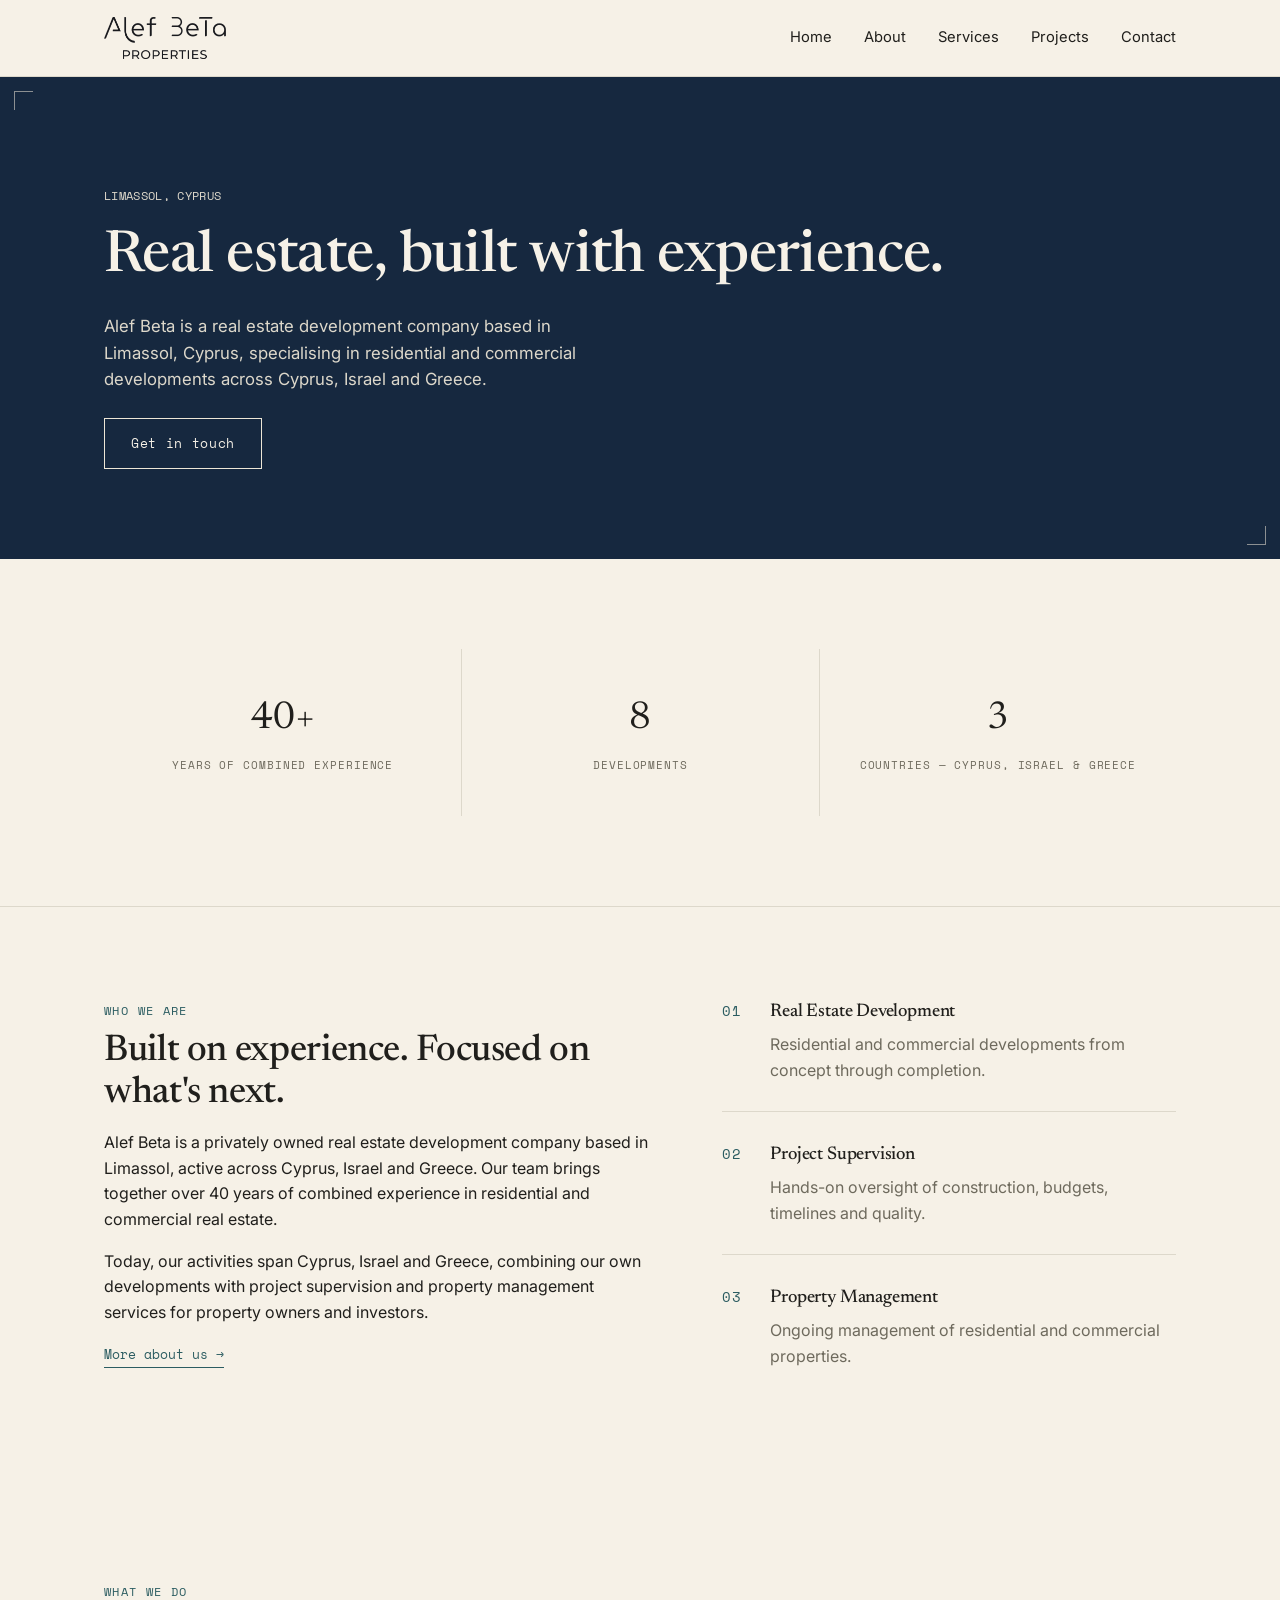
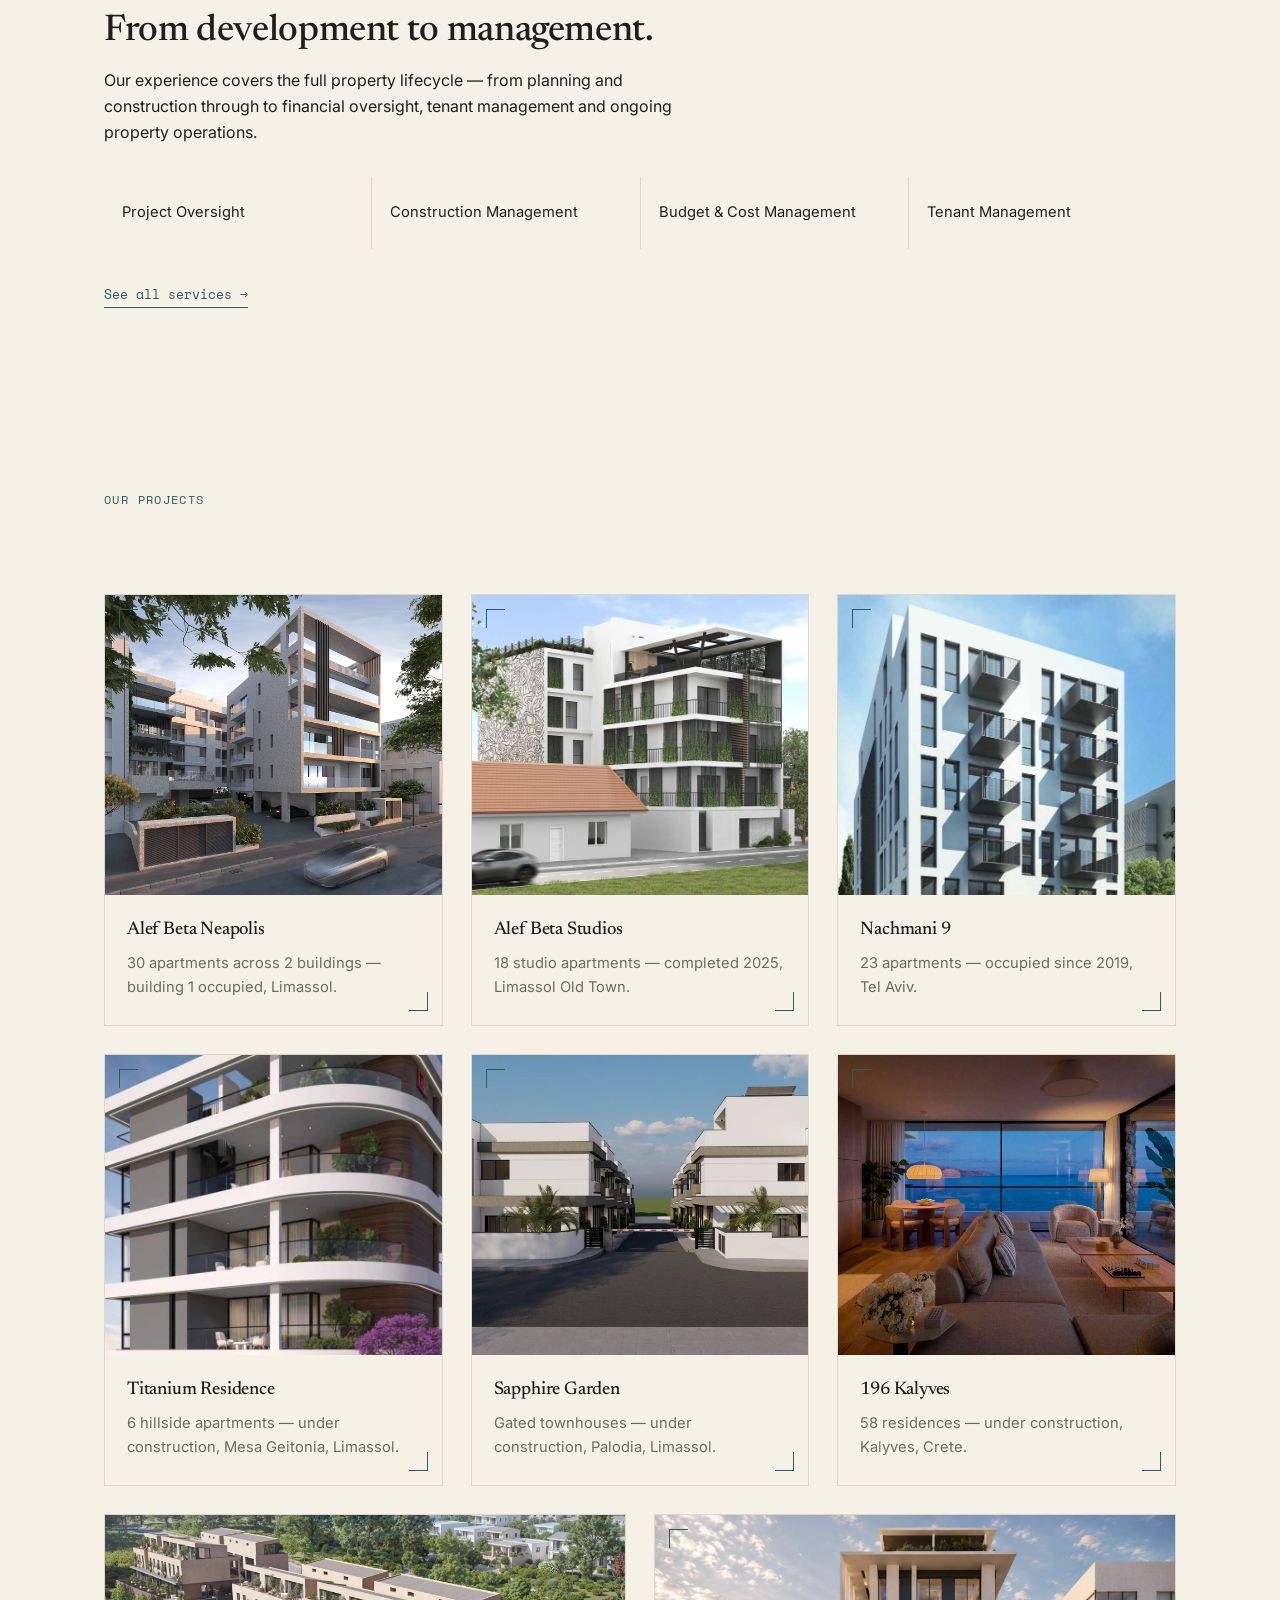
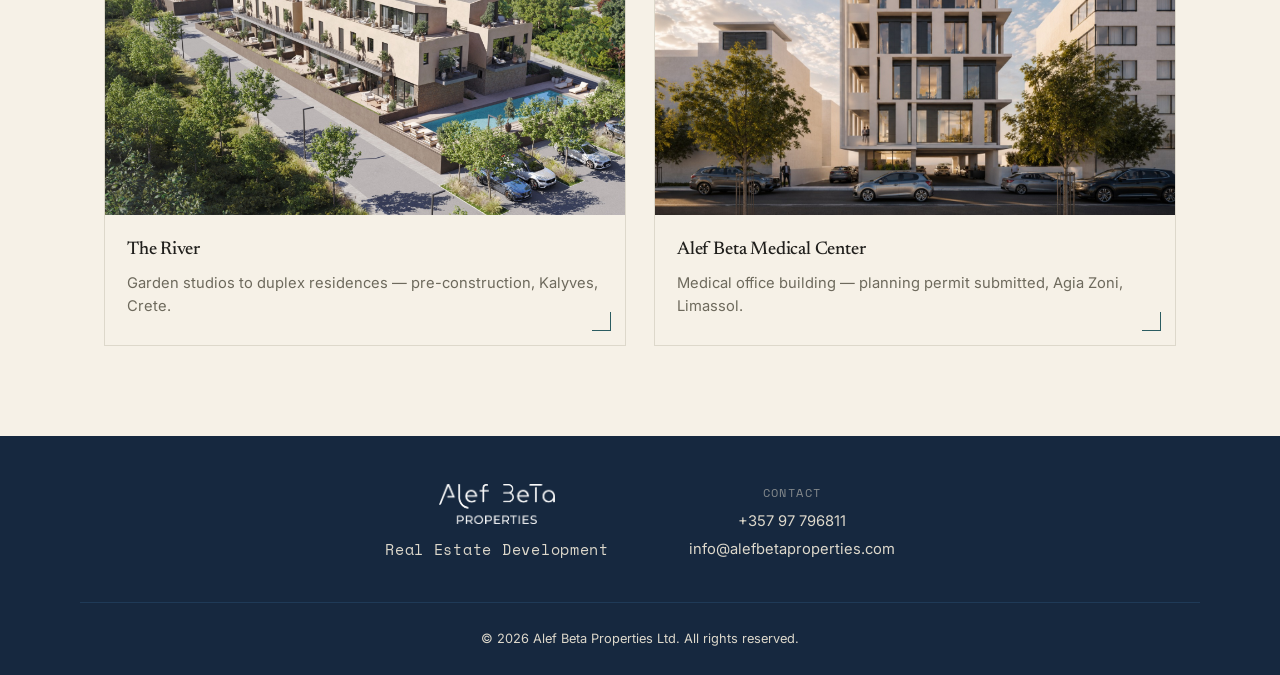
<file: index.html>
<!DOCTYPE html>
<html lang="en">
<head>
<meta charset="UTF-8">
<meta name="viewport" content="width=device-width, initial-scale=1.0">
<title>Alef Beta Properties — Real Estate Development, Limassol</title>
<meta name="description" content="Alef Beta is a real estate development company based in Limassol, Cyprus, specialising in residential and commercial developments across Cyprus, Israel and Greece.">
<link rel="preconnect" href="https://fonts.googleapis.com">
<link rel="preconnect" href="https://fonts.gstatic.com" crossorigin>
<link href="https://fonts.googleapis.com/css2?family=Newsreader:ital,wght@0,400;0,500;1,400&family=Space+Mono:wght@400;700&family=Inter:wght@400;500;600&display=swap" rel="stylesheet">
<link rel="icon" type="image/png" sizes="32x32" href="images/logo/favicon-32.png">
<link rel="icon" type="image/png" sizes="16x16" href="images/logo/favicon-16.png">
<link rel="apple-touch-icon" href="images/logo/favicon-48.png">
<link rel="stylesheet" href="styles.css">
</head>
<body>

<header class="site-header">
  <div class="wrap header-inner">
    <a href="index.html" class="logo"><img src="images/logo/logo-black.png" alt="Alef Beta Properties"></a>
    <button class="nav-toggle" aria-expanded="false" aria-controls="main-nav">MENU</button>
    <nav class="nav" id="main-nav">
      <a href="index.html">Home</a>
      <a href="about.html">About</a>
      <a href="services.html">Services</a>
      <a href="projects.html">Projects</a>
      <a href="contact.html">Contact</a>
    </nav>
  </div>
</header>

<section class="hero frame on-dark">
  <div class="wrap hero-inner">
    <span class="coord">LIMASSOL, CYPRUS</span>
    <h1 class="reveal-words">Real estate, built with experience.</h1>
    <p class="lede">Alef Beta is a real estate development company based in Limassol, Cyprus, specialising in residential and commercial developments across Cyprus, Israel and Greece.</p>
    <a href="contact.html" class="btn">Get in touch</a>
  </div>
</section>

<section class="stats">
  <div class="wrap stats-grid">
    <div class="stat">
      <span class="stat-value">40+</span>
      <span class="stat-label">YEARS OF COMBINED EXPERIENCE</span>
    </div>
    <div class="stat">
      <span class="stat-value">8</span>
      <span class="stat-label">DEVELOPMENTS</span>
    </div>
    <div class="stat">
      <span class="stat-value">3</span>
      <span class="stat-label">COUNTRIES — CYPRUS, ISRAEL &amp; GREECE</span>
    </div>
  </div>
</section>

<section class="about-preview">
  <div class="wrap two-col">
    <div>
      <span class="eyebrow">WHO WE ARE</span>
      <h2 class="reveal-words">Built on experience. Focused on what's next.</h2>
      <p>Alef Beta is a privately owned real estate development company based in Limassol, active across Cyprus, Israel and Greece. Our team brings together over 40 years of combined experience in residential and commercial real estate.</p>
      <p>Today, our activities span Cyprus, Israel and Greece, combining our own developments with project supervision and property management services for property owners and investors.</p>
      <a href="about.html" class="link-arrow">More about us →</a>
    </div>
    <ul class="expertise">
      <li>
        <span class="num">01</span>
        <div>
          <h3>Real Estate Development</h3>
          <p>Residential and commercial developments from concept through completion.</p>
        </div>
      </li>
      <li>
        <span class="num">02</span>
        <div>
          <h3>Project Supervision</h3>
          <p>Hands-on oversight of construction, budgets, timelines and quality.</p>
        </div>
      </li>
      <li>
        <span class="num">03</span>
        <div>
          <h3>Property Management</h3>
          <p>Ongoing management of residential and commercial properties.</p>
        </div>
      </li>
    </ul>
  </div>
</section>

<section class="services-preview">
  <div class="wrap">
    <span class="eyebrow">WHAT WE DO</span>
    <h2>From development to management.</h2>
    <p style="max-width: 60ch;">Our experience covers the full property lifecycle — from planning and construction through to financial oversight, tenant management and ongoing property operations.</p>
    <div class="service-grid">
      <div class="service">Project Oversight</div>
      <div class="service">Construction Management</div>
      <div class="service">Budget &amp; Cost Management</div>
      <div class="service">Tenant Management</div>
    </div>
    <a href="services.html" class="link-arrow">See all services →</a>
  </div>
</section>

<section class="projects">
  <div class="wrap">
    <span class="eyebrow">OUR PROJECTS</span>
    <h2 class="reveal-words">Our developments.</h2>
    <div class="project-grid">
      <a href="project-enaerios-residence.html" class="project-card frame">
        <div class="project-image"><img src="images/enaerios-residence/EXT_wide.jpg" alt="Alef Beta Neapolis exterior, Limassol" loading="lazy"></div>
        <div class="project-body">
          <h3>Alef Beta Neapolis</h3>
          <p>30 apartments across 2 buildings — building 1 occupied, Limassol.</p>
        </div>
      </a>
      <a href="project-anexartisias-studios.html" class="project-card frame">
        <div class="project-image"><img src="images/anexartisias-studios/Exterior_view020000_var1.jpg" alt="Alef Beta Studios exterior, Limassol old town" loading="lazy"></div>
        <div class="project-body">
          <h3>Alef Beta Studios</h3>
          <p>18 studio apartments — completed 2025, Limassol Old Town.</p>
        </div>
      </a>
      <a href="project-nachmani-9.html" class="project-card frame">
        <div class="project-image"><img class="pos-top" src="images/nachmani-9/hero-exterior.png" alt="Nachmani 9 exterior, Tel Aviv" loading="lazy"></div>
        <div class="project-body">
          <h3>Nachmani 9</h3>
          <p>23 apartments — occupied since 2019, Tel Aviv.</p>
        </div>
      </a>
      <a href="project-titanium-residence.html" class="project-card frame">
        <div class="project-image"><img src="images/titanium-residence/titanium-2.webp" alt="Titanium Residence exterior, Mesa Geitonia, Limassol" loading="lazy"></div>
        <div class="project-body">
          <h3>Titanium Residence</h3>
          <p>6 hillside apartments — under construction, Mesa Geitonia, Limassol.</p>
        </div>
      </a>
      <a href="project-sapphire-garden.html" class="project-card frame">
        <div class="project-image"><img src="images/sapphire-garden/sapphire19.webp" alt="Sapphire Garden gated entrance, Palodia, Limassol" loading="lazy"></div>
        <div class="project-body">
          <h3>Sapphire Garden</h3>
          <p>Gated townhouses — under construction, Palodia, Limassol.</p>
        </div>
      </a>
      <a href="project-196-kalyves.html" class="project-card frame">
        <div class="project-image"><img src="images/196-kalyves/hero.jpg" alt="196 Kalyves living room, sea view, Crete" loading="lazy"></div>
        <div class="project-body">
          <h3>196 Kalyves</h3>
          <p>58 residences — under construction, Kalyves, Crete.</p>
        </div>
      </a>
      <a href="project-the-river.html" class="project-card frame">
        <div class="project-image"><img src="images/the-river/hero.jpg" alt="The River exterior aerial view, Kalyves, Crete" loading="lazy"></div>
        <div class="project-body">
          <h3>The River</h3>
          <p>Garden studios to duplex residences — pre-construction, Kalyves, Crete.</p>
        </div>
      </a>
      <a href="project-alef-beta-polyclinic.html" class="project-card frame">
        <div class="project-image"><img src="images/alef-beta-polyclinic/hero.jpg" alt="Alef Beta Medical Center exterior, Agia Zoni, Limassol" loading="lazy"></div>
        <div class="project-body">
          <h3>Alef Beta Medical Center</h3>
          <p>Medical office building — planning permit submitted, Agia Zoni, Limassol.</p>
        </div>
      </a>
    </div>
  </div>
</section>

<footer class="site-footer">
  <div class="wrap footer-columns">
    <div>
      <p class="logo"><img src="images/logo/logo-white.png" alt="Alef Beta Properties"></p>
      <p class="footer-descriptor">Real Estate Development</p>
    </div>
    <div class="footer-contact">
      <span class="eyebrow">CONTACT</span>
      <p><a href="tel:+35797796811">+357 97 796811</a></p>
      <p><a href="mailto:info@alefbetaproperties.com">info@alefbetaproperties.com</a></p>
    </div>
  </div>
  <div class="wrap footer-bottom">
    <p class="copyright">&copy; 2026 Alef Beta Properties Ltd. All rights reserved.</p>
  </div>
</footer>

<script>
  var toggle = document.querySelector('.nav-toggle');
  var nav = document.getElementById('main-nav');
  if (toggle) {
    toggle.addEventListener('click', function () {
      var open = nav.classList.toggle('open');
      toggle.setAttribute('aria-expanded', open);
    });
  }
</script>
<script src="animate.js"></script>
</body>
</html>
</file>
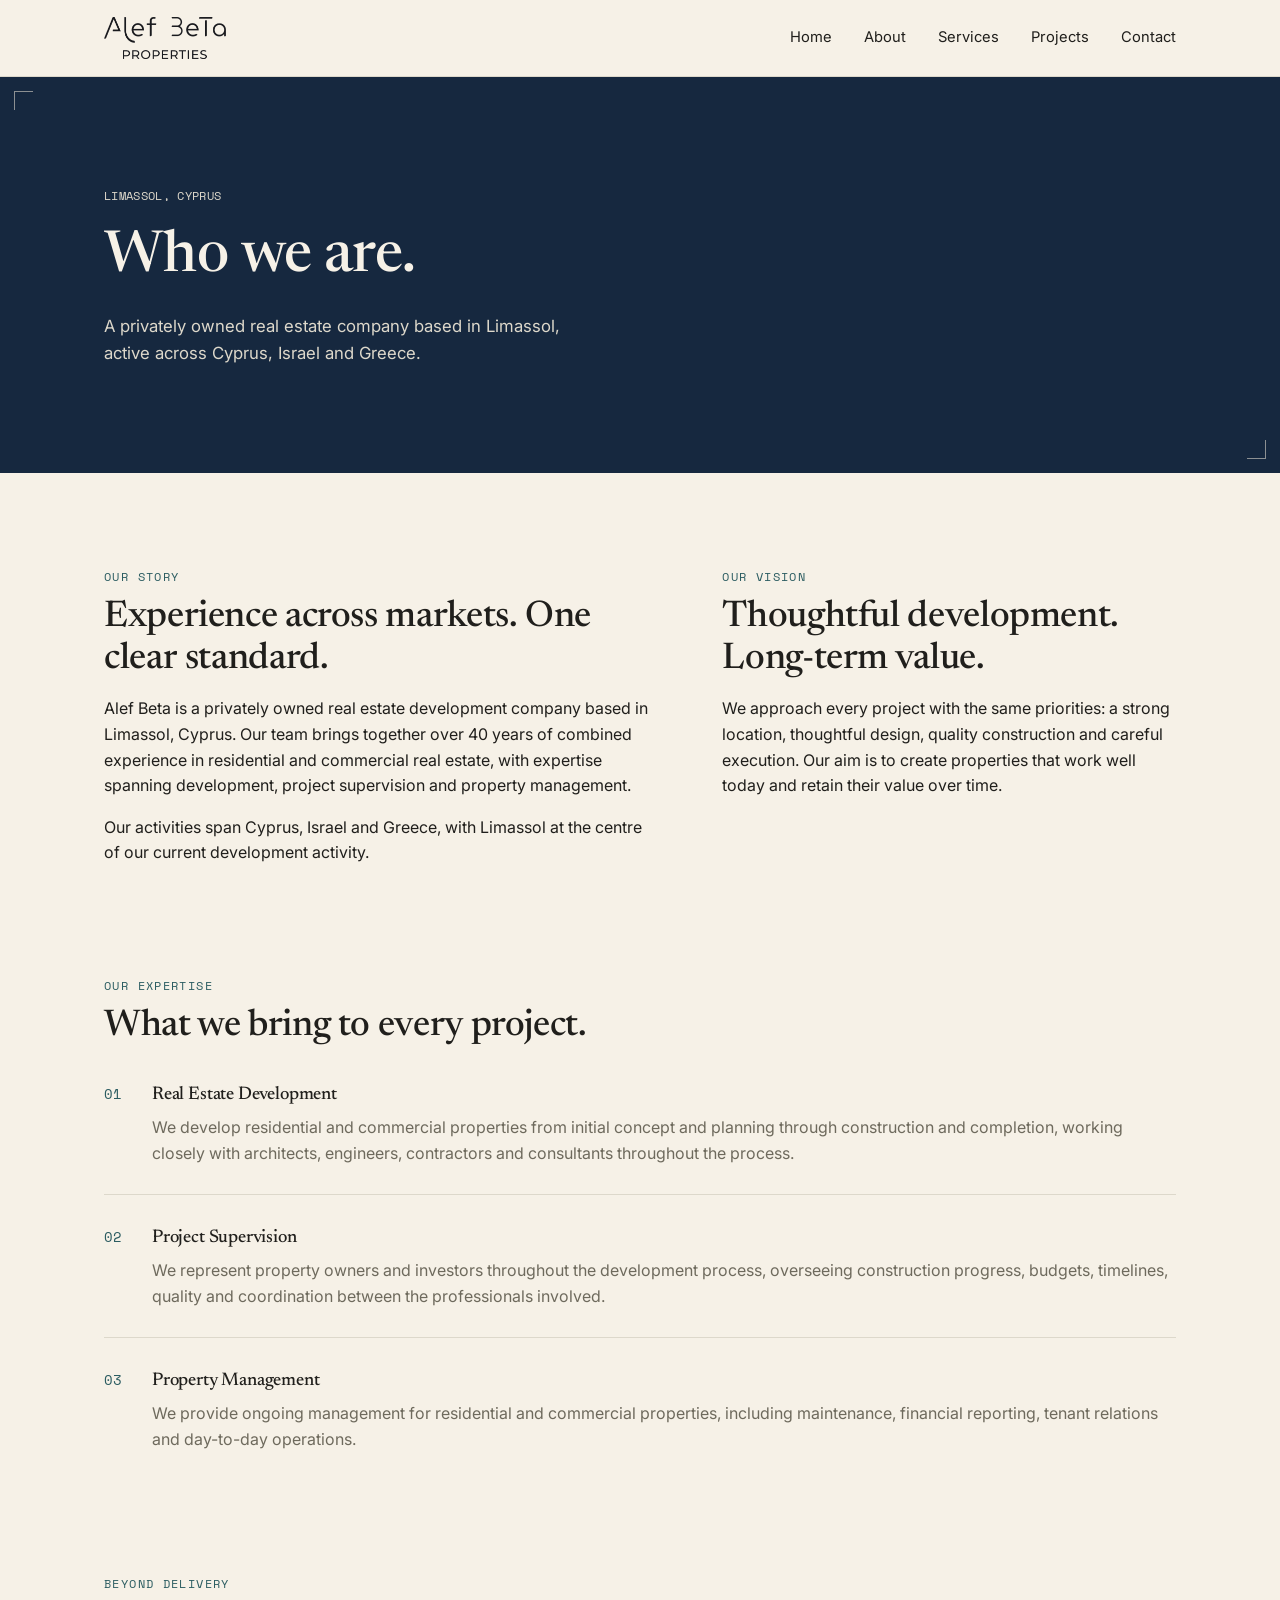
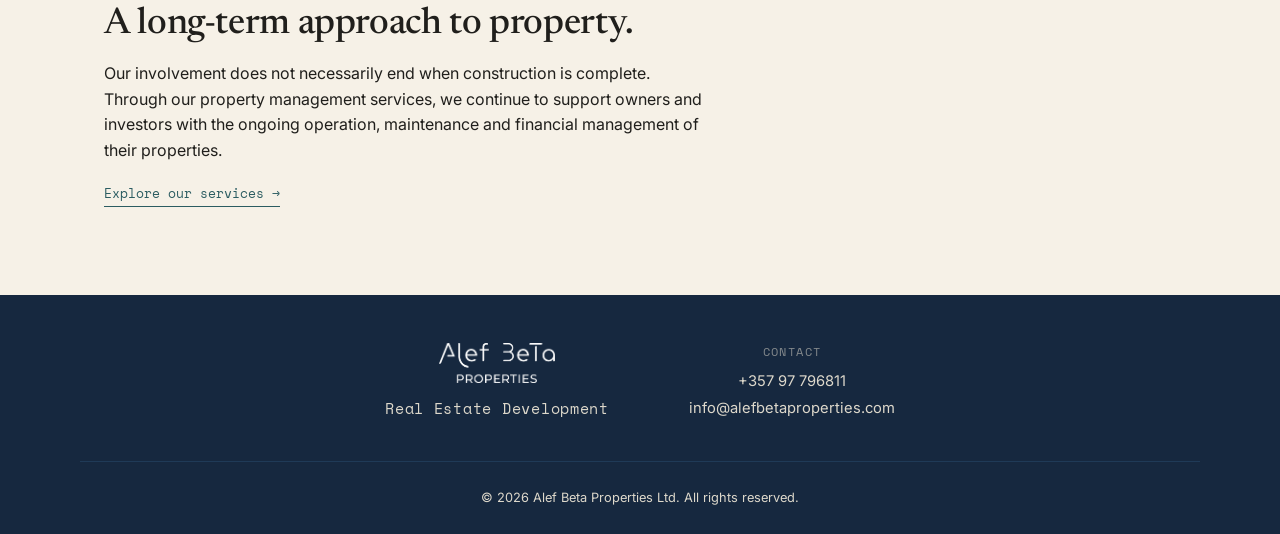
<file: about.html>
<!DOCTYPE html>
<html lang="en">
<head>
<meta charset="UTF-8">
<meta name="viewport" content="width=device-width, initial-scale=1.0">
<title>About — Alef Beta Properties</title>
<meta name="description" content="Alef Beta is a privately owned real estate development company based in Limassol, Cyprus, active across Cyprus, Israel and Greece, with over 40 years of combined experience.">
<link rel="preconnect" href="https://fonts.googleapis.com">
<link rel="preconnect" href="https://fonts.gstatic.com" crossorigin>
<link href="https://fonts.googleapis.com/css2?family=Newsreader:ital,wght@0,400;0,500;1,400&family=Space+Mono:wght@400;700&family=Inter:wght@400;500;600&display=swap" rel="stylesheet">
<link rel="icon" type="image/png" sizes="32x32" href="images/logo/favicon-32.png">
<link rel="icon" type="image/png" sizes="16x16" href="images/logo/favicon-16.png">
<link rel="apple-touch-icon" href="images/logo/favicon-48.png">
<link rel="stylesheet" href="styles.css">
</head>
<body>

<header class="site-header">
  <div class="wrap header-inner">
    <a href="index.html" class="logo"><img src="images/logo/logo-black.png" alt="Alef Beta Properties"></a>
    <button class="nav-toggle" aria-expanded="false" aria-controls="main-nav">MENU</button>
    <nav class="nav" id="main-nav">
      <a href="index.html">Home</a>
      <a href="about.html">About</a>
      <a href="services.html">Services</a>
      <a href="projects.html">Projects</a>
      <a href="contact.html">Contact</a>
    </nav>
  </div>
</header>

<section class="hero frame on-dark">
  <div class="wrap hero-inner">
    <span class="coord">LIMASSOL, CYPRUS</span>
    <h1 class="reveal-words">Who we are.</h1>
    <p class="lede">A privately owned real estate company based in Limassol, active across Cyprus, Israel and Greece.</p>
  </div>
</section>

<section>
  <div class="wrap two-col">
    <div>
      <span class="eyebrow">OUR STORY</span>
      <h2 class="reveal-words">Experience across markets. One clear standard.</h2>
      <p>Alef Beta is a privately owned real estate development company based in Limassol, Cyprus. Our team brings together over 40 years of combined experience in residential and commercial real estate, with expertise spanning development, project supervision and property management.</p>
      <p>Our activities span Cyprus, Israel and Greece, with Limassol at the centre of our current development activity.</p>
    </div>
    <div>
      <span class="eyebrow">OUR VISION</span>
      <h2>Thoughtful development. Long-term value.</h2>
      <p>We approach every project with the same priorities: a strong location, thoughtful design, quality construction and careful execution. Our aim is to create properties that work well today and retain their value over time.</p>
    </div>
  </div>
</section>

<section style="padding-top: 0;">
  <div class="wrap">
    <span class="eyebrow">OUR EXPERTISE</span>
    <h2>What we bring to every project.</h2>
    <ul class="expertise" style="margin-top: 32px;">
      <li>
        <span class="num">01</span>
        <div>
          <h3>Real Estate Development</h3>
          <p>We develop residential and commercial properties from initial concept and planning through construction and completion, working closely with architects, engineers, contractors and consultants throughout the process.</p>
        </div>
      </li>
      <li>
        <span class="num">02</span>
        <div>
          <h3>Project Supervision</h3>
          <p>We represent property owners and investors throughout the development process, overseeing construction progress, budgets, timelines, quality and coordination between the professionals involved.</p>
        </div>
      </li>
      <li>
        <span class="num">03</span>
        <div>
          <h3>Property Management</h3>
          <p>We provide ongoing management for residential and commercial properties, including maintenance, financial reporting, tenant relations and day-to-day operations.</p>
        </div>
      </li>
    </ul>
  </div>
</section>

<section style="padding-top: 0;">
  <div class="wrap">
    <span class="eyebrow">BEYOND DELIVERY</span>
    <h2>A long-term approach to property.</h2>
    <p style="max-width: 60ch;">Our involvement does not necessarily end when construction is complete. Through our property management services, we continue to support owners and investors with the ongoing operation, maintenance and financial management of their properties.</p>
    <a href="services.html" class="link-arrow">Explore our services →</a>
  </div>
</section>

<footer class="site-footer">
  <div class="wrap footer-columns">
    <div>
      <p class="logo"><img src="images/logo/logo-white.png" alt="Alef Beta Properties"></p>
      <p class="footer-descriptor">Real Estate Development</p>
    </div>
    <div class="footer-contact">
      <span class="eyebrow">CONTACT</span>
      <p><a href="tel:+35797796811">+357 97 796811</a></p>
      <p><a href="mailto:info@alefbetaproperties.com">info@alefbetaproperties.com</a></p>
    </div>
  </div>
  <div class="wrap footer-bottom">
    <p class="copyright">&copy; 2026 Alef Beta Properties Ltd. All rights reserved.</p>
  </div>
</footer>

<script>
  var toggle = document.querySelector('.nav-toggle');
  var nav = document.getElementById('main-nav');
  if (toggle) {
    toggle.addEventListener('click', function () {
      var open = nav.classList.toggle('open');
      toggle.setAttribute('aria-expanded', open);
    });
  }
</script>
<script src="animate.js"></script>
</body>
</html>
</file>
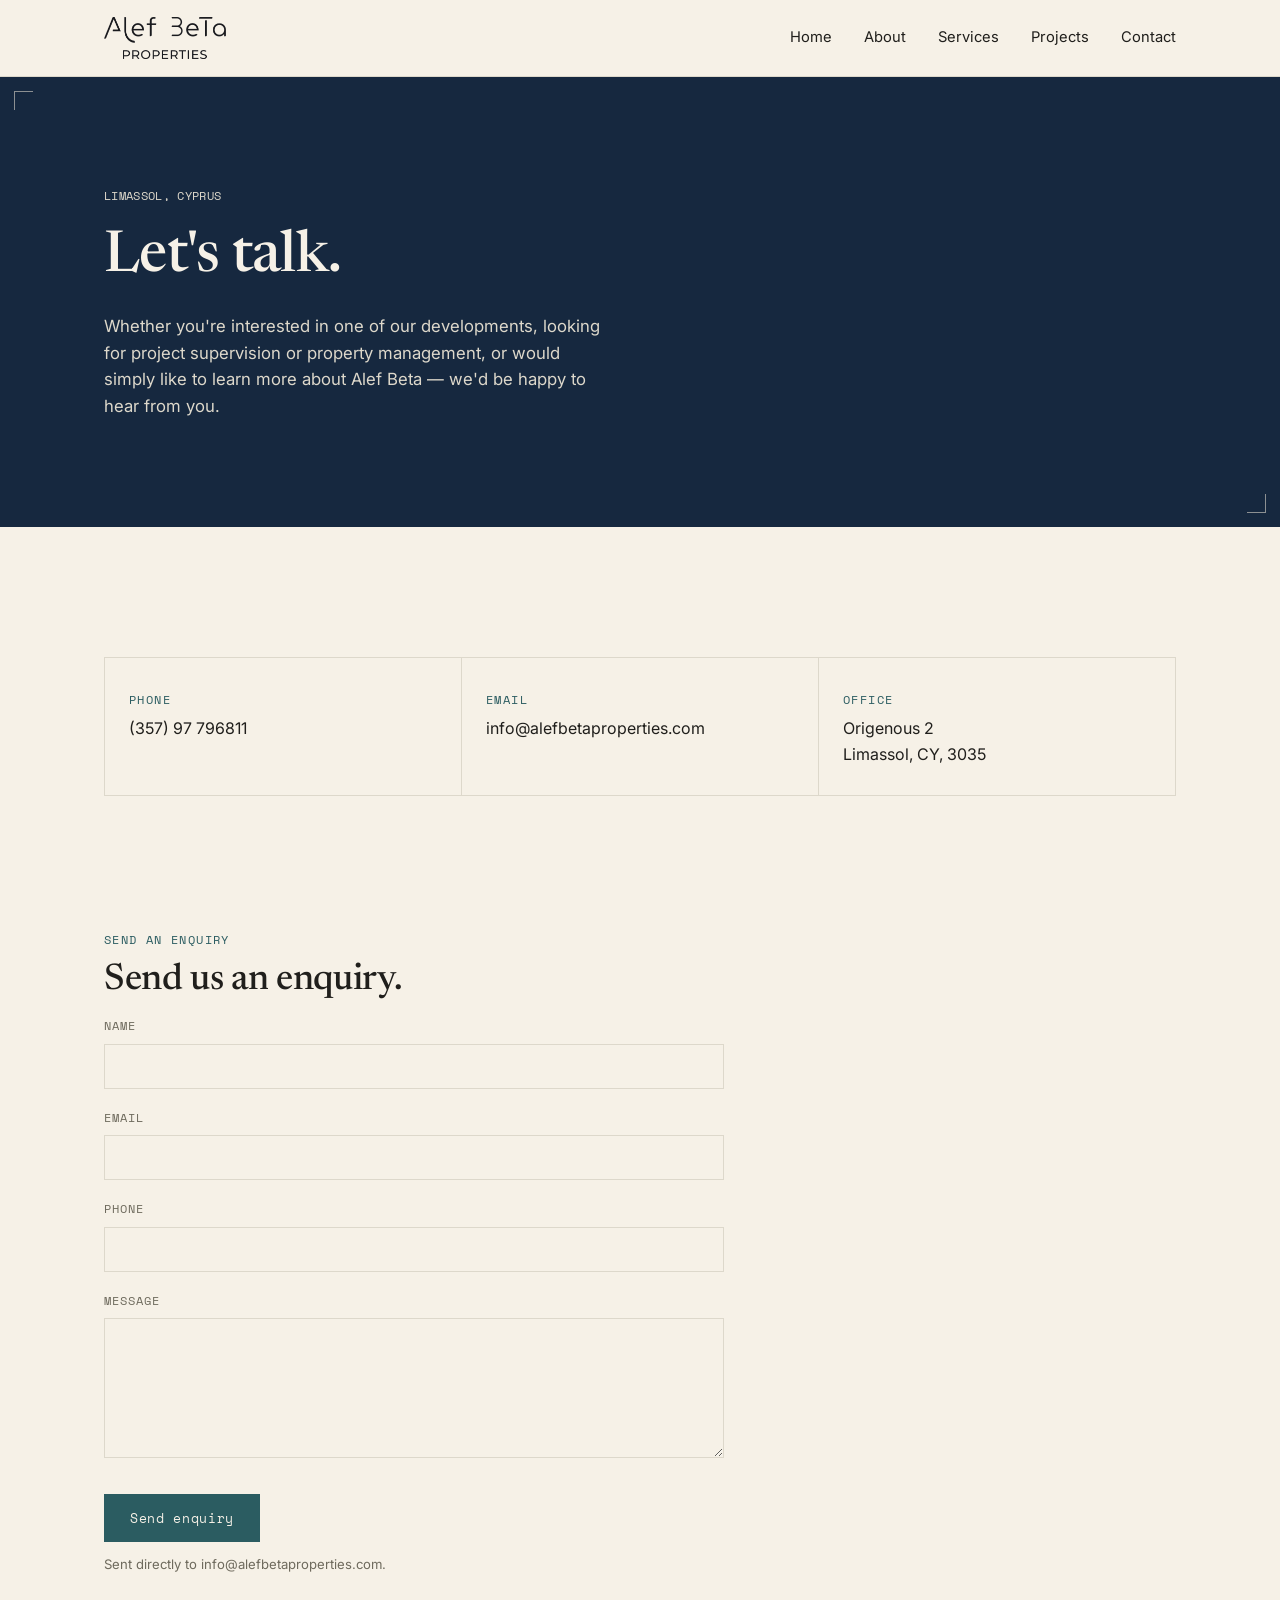
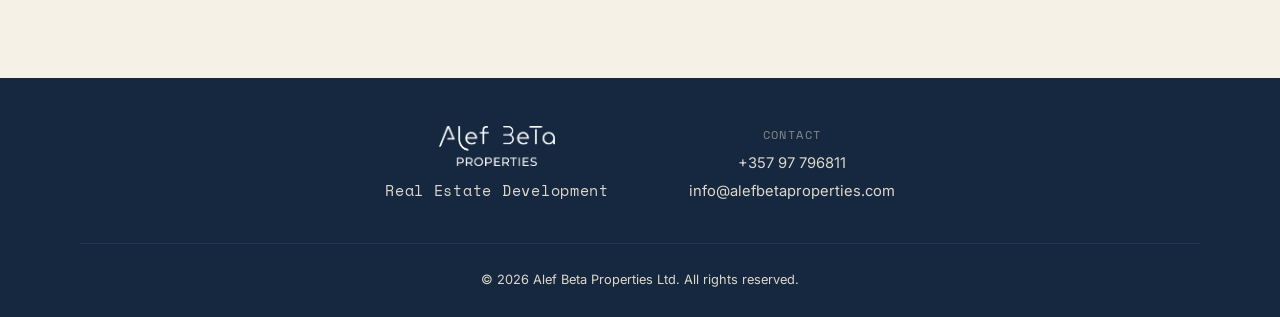
<file: contact.html>
<!DOCTYPE html>
<html lang="en">
<head>
<meta charset="UTF-8">
<meta name="viewport" content="width=device-width, initial-scale=1.0">
<title>Contact — Alef Beta Properties</title>
<meta name="description" content="Get in touch with Alef Beta Properties — Limassol, Cyprus. Phone, email, and office address.">
<link rel="preconnect" href="https://fonts.googleapis.com">
<link rel="preconnect" href="https://fonts.gstatic.com" crossorigin>
<link href="https://fonts.googleapis.com/css2?family=Newsreader:ital,wght@0,400;0,500;1,400&family=Space+Mono:wght@400;700&family=Inter:wght@400;500;600&display=swap" rel="stylesheet">
<link rel="icon" type="image/png" sizes="32x32" href="images/logo/favicon-32.png">
<link rel="icon" type="image/png" sizes="16x16" href="images/logo/favicon-16.png">
<link rel="apple-touch-icon" href="images/logo/favicon-48.png">
<link rel="stylesheet" href="styles.css">
</head>
<body>

<header class="site-header">
  <div class="wrap header-inner">
    <a href="index.html" class="logo"><img src="images/logo/logo-black.png" alt="Alef Beta Properties"></a>
    <button class="nav-toggle" aria-expanded="false" aria-controls="main-nav">MENU</button>
    <nav class="nav" id="main-nav">
      <a href="index.html">Home</a>
      <a href="about.html">About</a>
      <a href="services.html">Services</a>
      <a href="projects.html">Projects</a>
      <a href="contact.html">Contact</a>
    </nav>
  </div>
</header>

<section class="hero frame on-dark">
  <div class="wrap hero-inner">
    <span class="coord">LIMASSOL, CYPRUS</span>
    <h1 class="reveal-words">Let's talk.</h1>
    <p class="lede">Whether you're interested in one of our developments, looking for project supervision or property management, or would simply like to learn more about Alef Beta — we'd be happy to hear from you.</p>
  </div>
</section>

<section style="padding-bottom: 0;">
  <div class="wrap">
    <div class="contact-grid">
      <div class="contact-card">
        <span class="eyebrow">PHONE</span>
        <p><a href="tel:+35797796811">(357) 97 796811</a></p>
      </div>
      <div class="contact-card">
        <span class="eyebrow">EMAIL</span>
        <p><a href="mailto:info@alefbetaproperties.com">info@alefbetaproperties.com</a></p>
      </div>
      <div class="contact-card">
        <span class="eyebrow">OFFICE</span>
        <p>Origenous 2<br>Limassol, CY, 3035</p>
      </div>
    </div>
  </div>
</section>

<section>
  <div class="wrap">
    <span class="eyebrow">SEND AN ENQUIRY</span>
    <h2 class="reveal-words">Send us an enquiry.</h2>
    <form class="contact-form" id="contact-form" action="https://formspree.io/f/xbgjrpob" method="POST">
      <div class="field">
        <label for="name">NAME</label>
        <input type="text" id="name" name="name" required>
      </div>
      <div class="field">
        <label for="email">EMAIL</label>
        <input type="email" id="email" name="email" required>
      </div>
      <div class="field">
        <label for="phone">PHONE</label>
        <input type="tel" id="phone" name="phone">
      </div>
      <div class="field">
        <label for="message">MESSAGE</label>
        <textarea id="message" name="message" required></textarea>
      </div>
      <input type="text" name="_gotcha" style="display:none" tabindex="-1" autocomplete="off">
      <button type="submit" class="btn">Send enquiry</button>
      <p class="form-note" id="form-note">Sent directly to info@alefbetaproperties.com.</p>
    </form>
    <div class="form-success" id="form-success" hidden>
      <h3>Thank you.</h3>
      <p>Your enquiry has been sent. We'll be in touch shortly.</p>
    </div>
  </div>
</section>

<footer class="site-footer">
  <div class="wrap footer-columns">
    <div>
      <p class="logo"><img src="images/logo/logo-white.png" alt="Alef Beta Properties"></p>
      <p class="footer-descriptor">Real Estate Development</p>
    </div>
    <div class="footer-contact">
      <span class="eyebrow">CONTACT</span>
      <p><a href="tel:+35797796811">+357 97 796811</a></p>
      <p><a href="mailto:info@alefbetaproperties.com">info@alefbetaproperties.com</a></p>
    </div>
  </div>
  <div class="wrap footer-bottom">
    <p class="copyright">&copy; 2026 Alef Beta Properties Ltd. All rights reserved.</p>
  </div>
</footer>

<script>
  var toggle = document.querySelector('.nav-toggle');
  var nav = document.getElementById('main-nav');
  if (toggle) {
    toggle.addEventListener('click', function () {
      var open = nav.classList.toggle('open');
      toggle.setAttribute('aria-expanded', open);
    });
  }

  var contactForm = document.getElementById('contact-form');
  var formNote = document.getElementById('form-note');
  var formSuccess = document.getElementById('form-success');
  if (contactForm) {
    contactForm.addEventListener('submit', function (e) {
      e.preventDefault();
      var submitBtn = contactForm.querySelector('button[type="submit"]');
      submitBtn.disabled = true;
      submitBtn.textContent = 'Sending…';
      fetch(contactForm.action, {
        method: 'POST',
        body: new FormData(contactForm),
        headers: { 'Accept': 'application/json' }
      }).then(function (response) {
        if (response.ok) {
          contactForm.hidden = true;
          formSuccess.hidden = false;
        } else {
          submitBtn.disabled = false;
          submitBtn.textContent = 'Send enquiry';
          formNote.textContent = 'Something went wrong. Please try again, or email us directly at info@alefbetaproperties.com.';
        }
      }).catch(function () {
        submitBtn.disabled = false;
        submitBtn.textContent = 'Send enquiry';
        formNote.textContent = 'Something went wrong. Please try again, or email us directly at info@alefbetaproperties.com.';
      });
    });
  }
</script>
<script src="animate.js"></script>
</body>
</html>
</file>
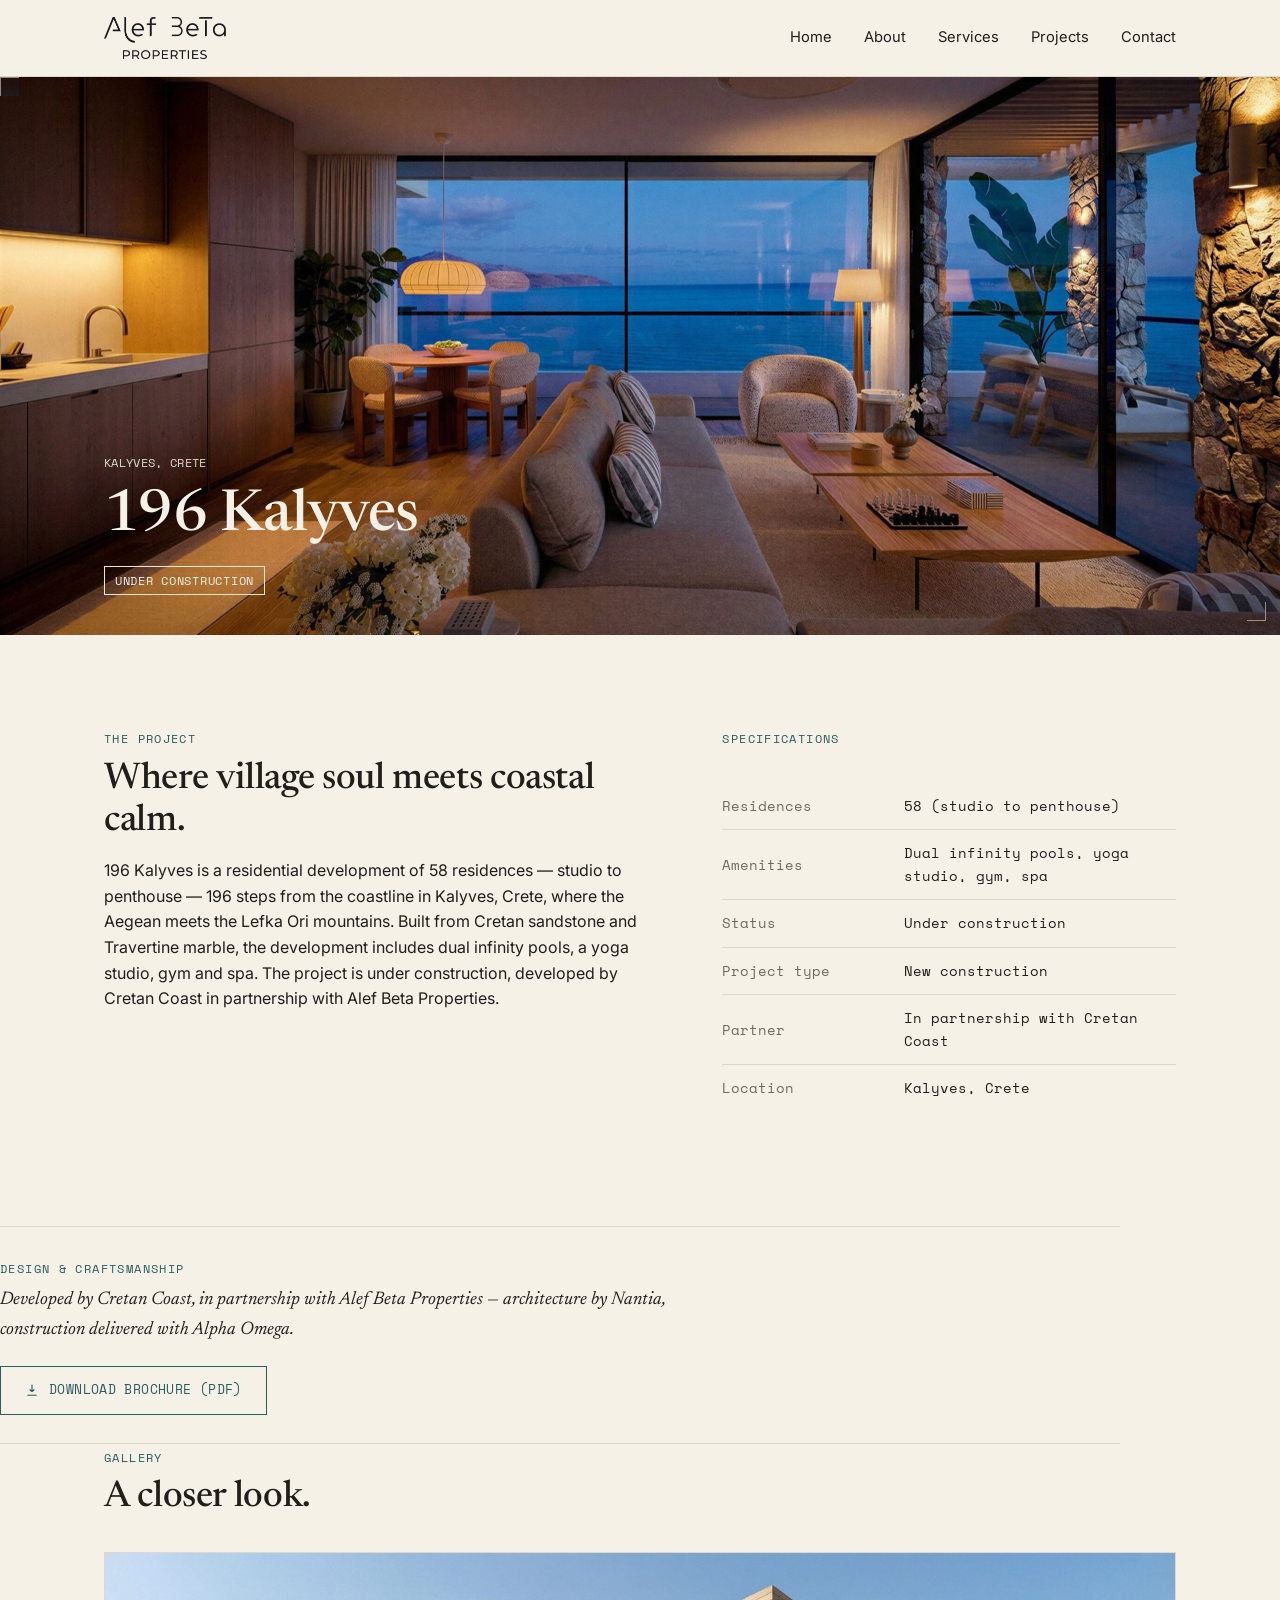
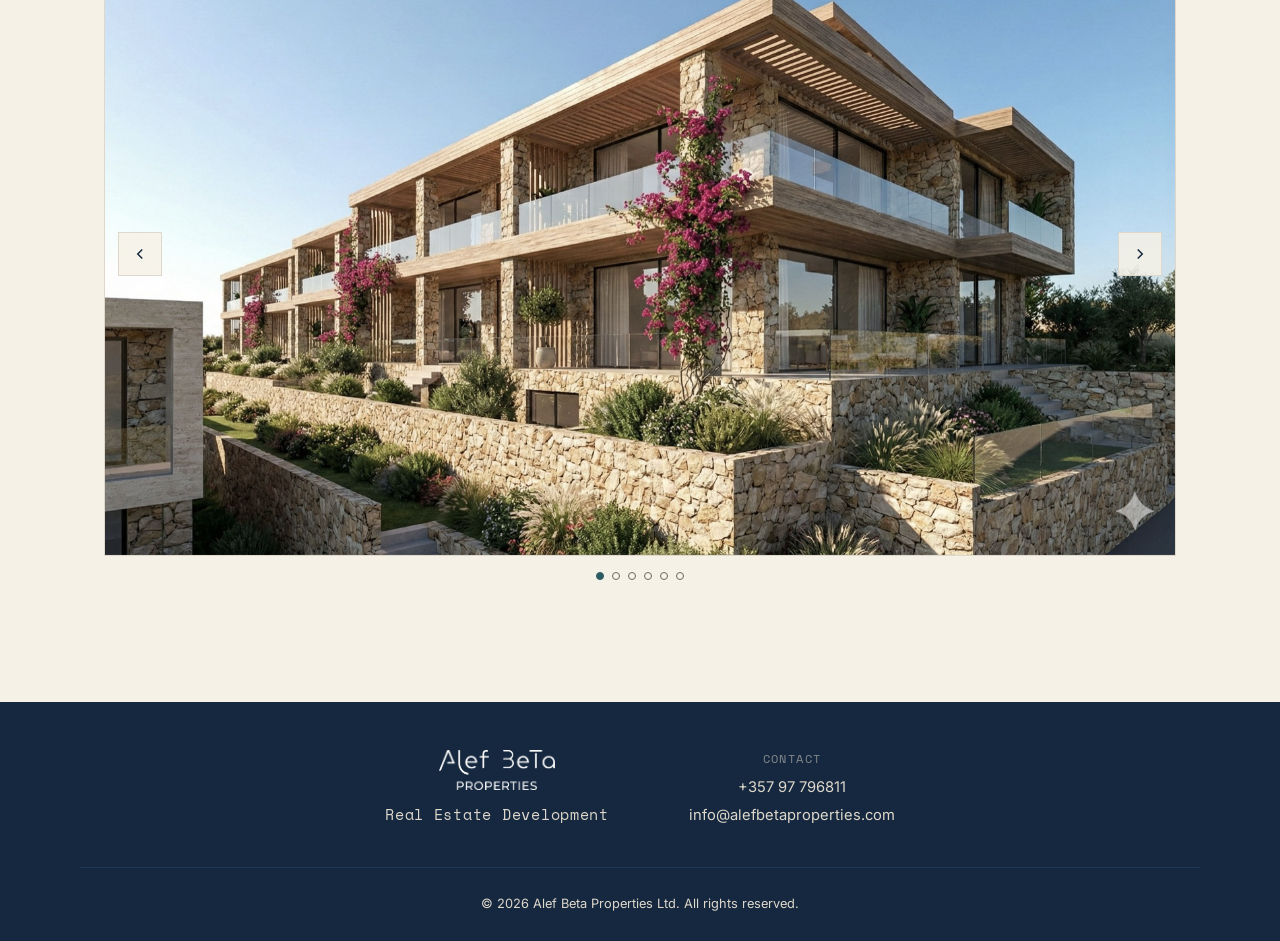
<file: project-196-kalyves.html>
<!DOCTYPE html>
<html lang="en">
<head>
<meta charset="UTF-8">
<meta name="viewport" content="width=device-width, initial-scale=1.0">
<title>196 Kalyves — Alef Beta Properties</title>
<meta name="description" content="196 Kalyves: 58 wellness-focused residences on the Kalyves coastline, Crete — dual infinity pools, spa, and sea views. Developed by Cretan Coast, in partnership with Alef Beta Properties.">
<link rel="preconnect" href="https://fonts.googleapis.com">
<link rel="preconnect" href="https://fonts.gstatic.com" crossorigin>
<link href="https://fonts.googleapis.com/css2?family=Newsreader:ital,wght@0,400;0,500;1,400&family=Space+Mono:wght@400;700&family=Inter:wght@400;500;600&display=swap" rel="stylesheet">
<link rel="icon" type="image/png" sizes="32x32" href="images/logo/favicon-32.png">
<link rel="icon" type="image/png" sizes="16x16" href="images/logo/favicon-16.png">
<link rel="apple-touch-icon" href="images/logo/favicon-48.png">
<link rel="stylesheet" href="styles.css">
</head>
<body>

<header class="site-header">
  <div class="wrap header-inner">
    <a href="index.html" class="logo"><img src="images/logo/logo-black.png" alt="Alef Beta Properties"></a>
    <button class="nav-toggle" aria-expanded="false" aria-controls="main-nav">MENU</button>
    <nav class="nav" id="main-nav">
      <a href="index.html">Home</a>
      <a href="about.html">About</a>
      <a href="services.html">Services</a>
      <a href="projects.html">Projects</a>
      <a href="contact.html">Contact</a>
    </nav>
  </div>
</header>

<section class="project-hero frame on-dark">
  <img src="images/196-kalyves/hero.jpg" alt="196 Kalyves living room at dusk, sea view, Crete">
  <div class="project-hero-inner">
    <span class="coord">KALYVES, CRETE</span>
    <h1 class="reveal-words">196 Kalyves</h1>
    <span class="status-tag">UNDER CONSTRUCTION</span>
  </div>
</section>

<section>
  <div class="wrap two-col">
    <div>
      <span class="eyebrow">THE PROJECT</span>
      <h2 class="reveal-words">Where village soul meets coastal calm.</h2>
      <p>196 Kalyves is a residential development of 58 residences — studio to penthouse — 196 steps from the coastline in Kalyves, Crete, where the Aegean meets the Lefka Ori mountains. Built from Cretan sandstone and Travertine marble, the development includes dual infinity pools, a yoga studio, gym and spa. The project is under construction, developed by Cretan Coast in partnership with Alef Beta Properties.</p>
    </div>
    <div>
      <span class="eyebrow">SPECIFICATIONS</span>
      <table class="spec-table">
        <tr><td>Residences</td><td>58 (studio to penthouse)</td></tr>
        <tr><td>Amenities</td><td>Dual infinity pools, yoga studio, gym, spa</td></tr>
        <tr><td>Status</td><td>Under construction</td></tr>
        <tr><td>Project type</td><td>New construction</td></tr>
        <tr><td>Partner</td><td>In partnership with Cretan Coast</td></tr>
        <tr><td>Location</td><td>Kalyves, Crete</td></tr>
      </table>
    </div>
  </div>
</section>

<div class="wrap credit-line">
  <span class="eyebrow">DESIGN &amp; CRAFTSMANSHIP</span>
  <p>Developed by Cretan Coast, in partnership with Alef Beta Properties — architecture by Nantia, construction delivered with Alpha Omega.</p>
  <a href="brochures/196-kalyves.pdf" class="brochure-link" target="_blank" rel="noopener">
    <svg viewBox="0 0 24 24" fill="none" stroke="currentColor" stroke-width="2"><path d="M12 3v12m0 0l-4-4m4 4l4-4M4 21h16"/></svg>
    DOWNLOAD BROCHURE (PDF)
  </a>
</div>

<section style="padding-top: 0;">
  <div class="wrap">
    <span class="eyebrow">GALLERY</span>
    <h2>A closer look.</h2>
    <div class="carousel" data-carousel>
      <div class="carousel-viewport">
      <div class="carousel-track">
      <a class="carousel-slide" href="images/196-kalyves/exterior.jpg" target="_blank" rel="noopener"><img src="images/196-kalyves/exterior.jpg" alt="196 Kalyves, exterior aerial view" loading="lazy"></a>
      <a class="carousel-slide" href="images/196-kalyves/pool-day.jpg" target="_blank" rel="noopener"><img src="images/196-kalyves/pool-day.jpg" alt="196 Kalyves, infinity pool by day" loading="lazy"></a>
      <a class="carousel-slide" href="images/196-kalyves/exterior-olive.jpg" target="_blank" rel="noopener"><img src="images/196-kalyves/exterior-olive.jpg" alt="196 Kalyves, exterior among olive groves" loading="lazy"></a>
      <a class="carousel-slide" href="images/196-kalyves/pool-night.jpg" target="_blank" rel="noopener"><img src="images/196-kalyves/pool-night.jpg" alt="196 Kalyves, pool at night" loading="lazy"></a>
      <a class="carousel-slide" href="images/196-kalyves/yoga.jpg" target="_blank" rel="noopener"><img src="images/196-kalyves/yoga.jpg" alt="196 Kalyves, yoga studio" loading="lazy"></a>
      <a class="carousel-slide" href="images/196-kalyves/gym.jpg" target="_blank" rel="noopener"><img src="images/196-kalyves/gym.jpg" alt="196 Kalyves, gym" loading="lazy"></a>
      </div>
      <button class="carousel-arrow carousel-prev" type="button" aria-label="Previous image"><svg viewBox="0 0 24 24" fill="none" stroke="currentColor" stroke-width="2"><path d="M15 6l-6 6 6 6"/></svg></button>
      <button class="carousel-arrow carousel-next" type="button" aria-label="Next image"><svg viewBox="0 0 24 24" fill="none" stroke="currentColor" stroke-width="2"><path d="M9 6l6 6-6 6"/></svg></button>
      </div>
      <div class="carousel-dots"></div>
    </div>
  </div>
</section>

<footer class="site-footer">
  <div class="wrap footer-columns">
    <div>
      <p class="logo"><img src="images/logo/logo-white.png" alt="Alef Beta Properties"></p>
      <p class="footer-descriptor">Real Estate Development</p>
    </div>
    <div class="footer-contact">
      <span class="eyebrow">CONTACT</span>
      <p><a href="tel:+35797796811">+357 97 796811</a></p>
      <p><a href="mailto:info@alefbetaproperties.com">info@alefbetaproperties.com</a></p>
    </div>
  </div>
  <div class="wrap footer-bottom">
    <p class="copyright">&copy; 2026 Alef Beta Properties Ltd. All rights reserved.</p>
  </div>
</footer>

<script>
  var toggle = document.querySelector('.nav-toggle');
  var nav = document.getElementById('main-nav');
  if (toggle) {
    toggle.addEventListener('click', function () {
      var open = nav.classList.toggle('open');
      toggle.setAttribute('aria-expanded', open);
    });
  }
</script>
<script src="animate.js"></script>
</body>
</html>
</file>
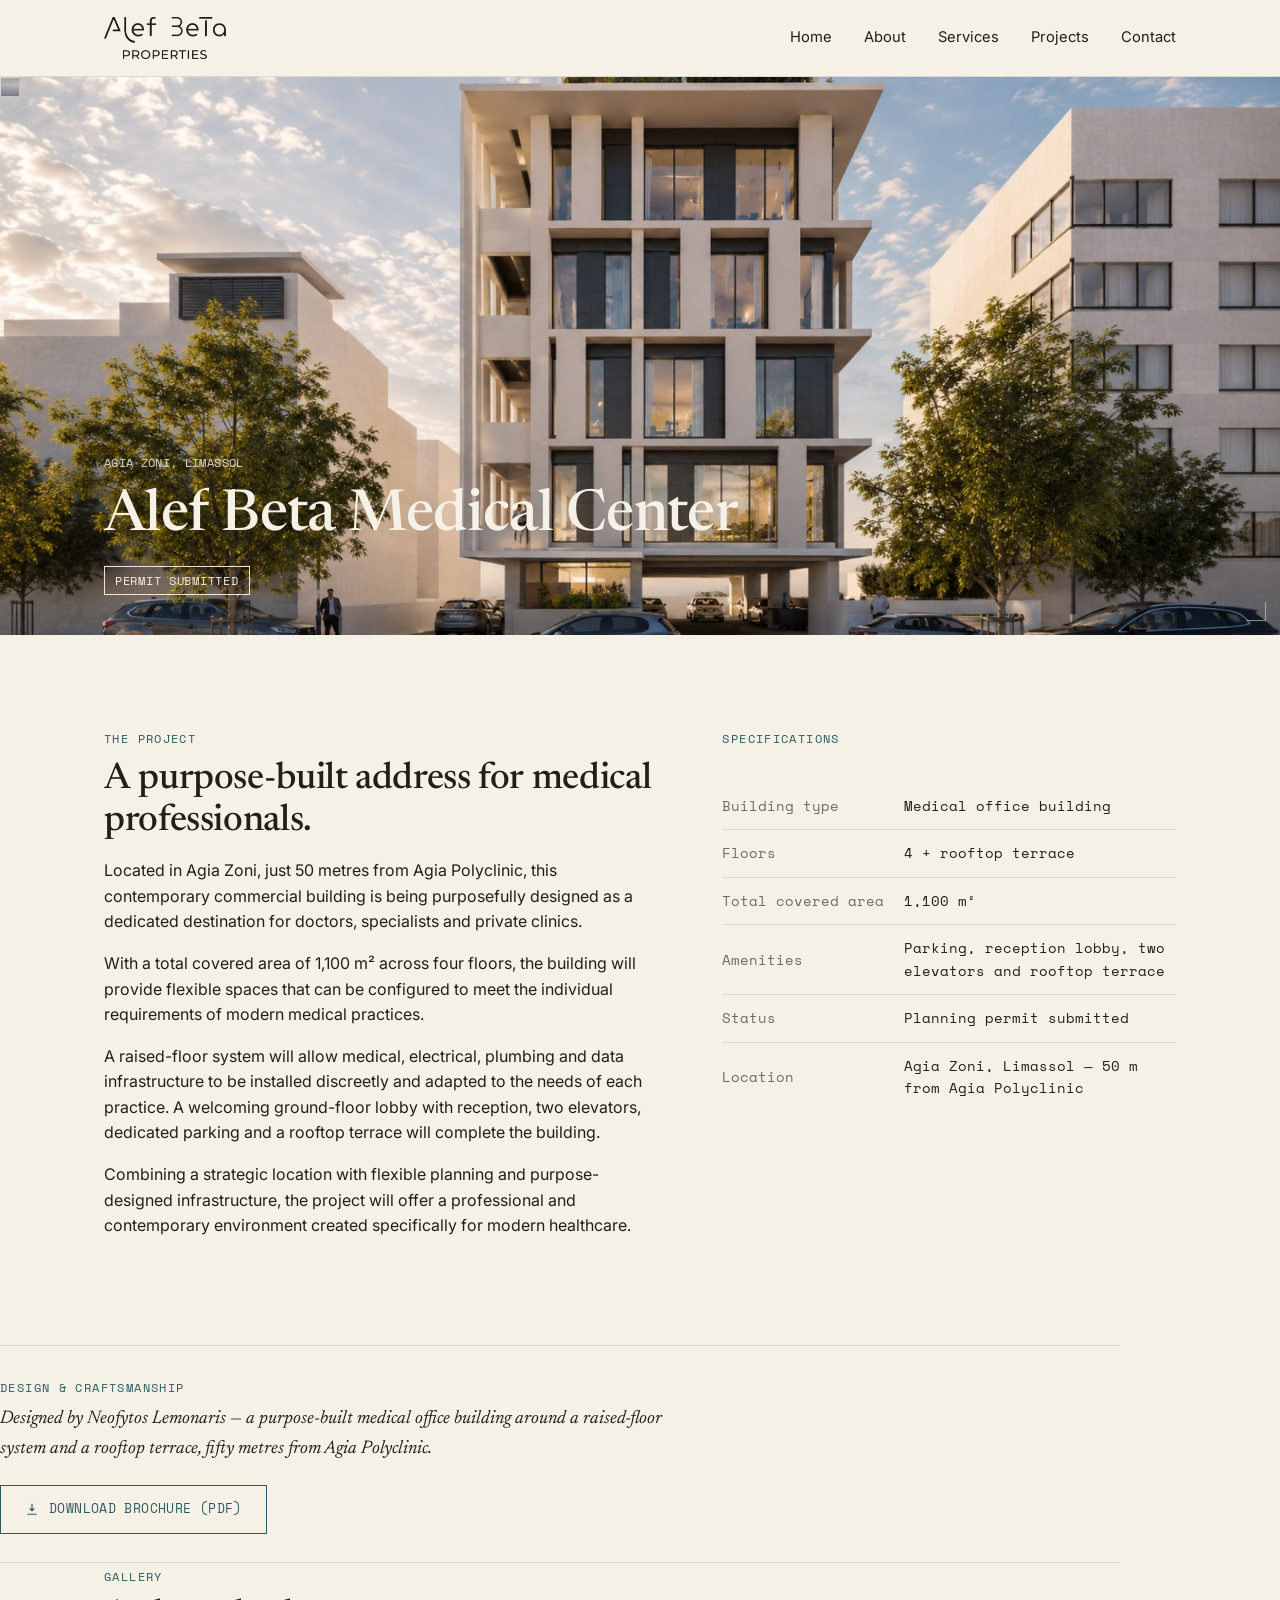
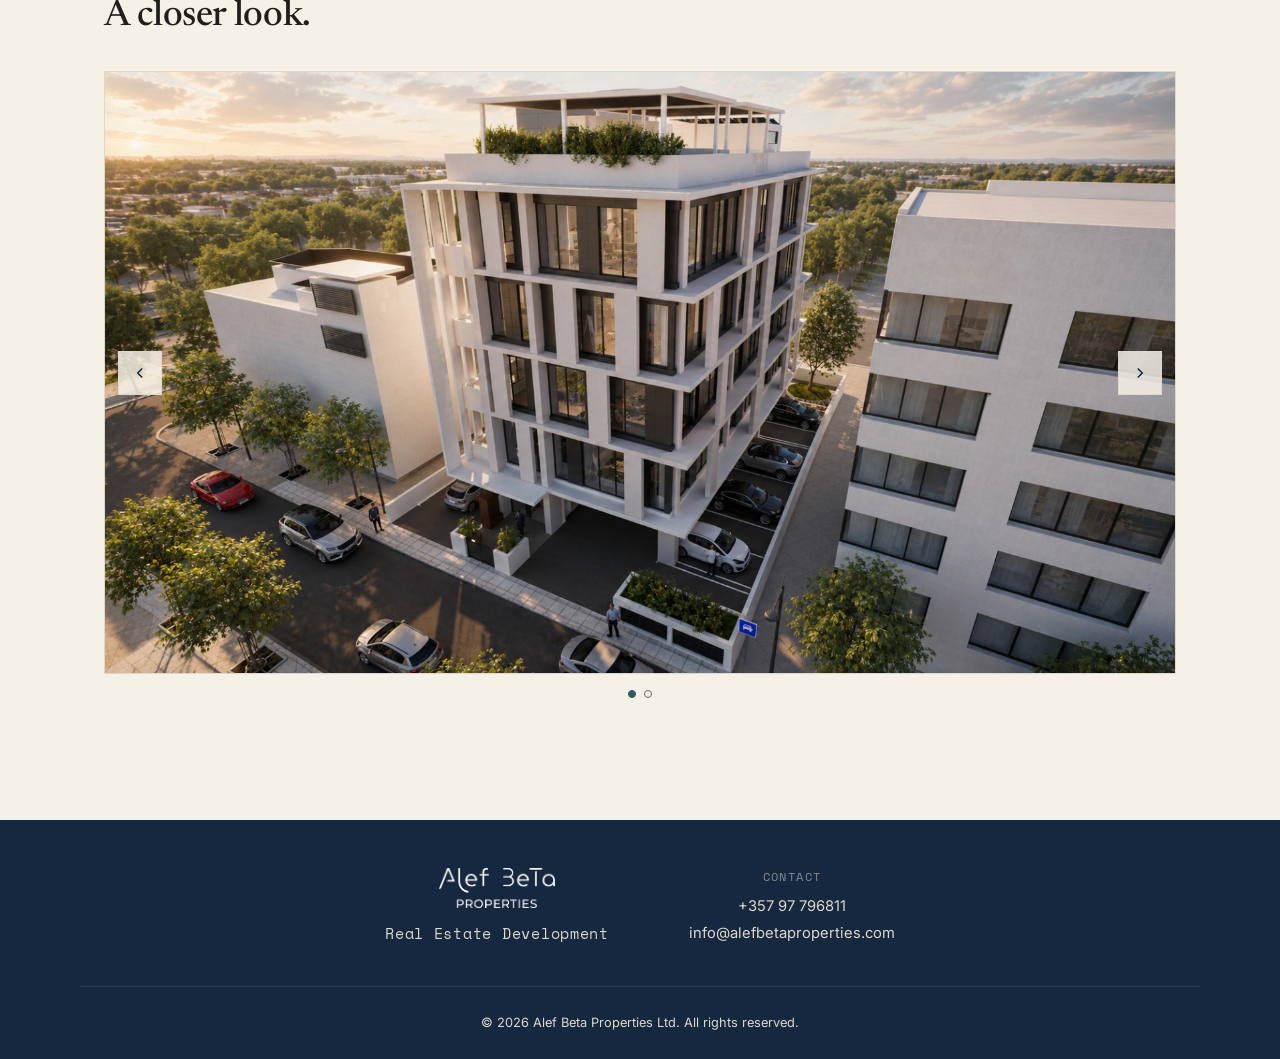
<file: project-alef-beta-polyclinic.html>
<!DOCTYPE html>
<html lang="en">
<head>
<meta charset="UTF-8">
<meta name="viewport" content="width=device-width, initial-scale=1.0">
<title>Alef Beta Medical Center — Alef Beta Properties</title>
<meta name="description" content="Alef Beta Medical Center: a 4-storey office building for doctors and clinics, 50 metres from Agia Polyclinic in Agia Zoni, Limassol. Designed by Neofytos Lemonaris.">
<link rel="preconnect" href="https://fonts.googleapis.com">
<link rel="preconnect" href="https://fonts.gstatic.com" crossorigin>
<link href="https://fonts.googleapis.com/css2?family=Newsreader:ital,wght@0,400;0,500;1,400&family=Space+Mono:wght@400;700&family=Inter:wght@400;500;600&display=swap" rel="stylesheet">
<link rel="icon" type="image/png" sizes="32x32" href="images/logo/favicon-32.png">
<link rel="icon" type="image/png" sizes="16x16" href="images/logo/favicon-16.png">
<link rel="apple-touch-icon" href="images/logo/favicon-48.png">
<link rel="stylesheet" href="styles.css">
</head>
<body>

<header class="site-header">
  <div class="wrap header-inner">
    <a href="index.html" class="logo"><img src="images/logo/logo-black.png" alt="Alef Beta Properties"></a>
    <button class="nav-toggle" aria-expanded="false" aria-controls="main-nav">MENU</button>
    <nav class="nav" id="main-nav">
      <a href="index.html">Home</a>
      <a href="about.html">About</a>
      <a href="services.html">Services</a>
      <a href="projects.html">Projects</a>
      <a href="contact.html">Contact</a>
    </nav>
  </div>
</header>

<section class="project-hero frame on-dark">
  <img src="images/alef-beta-polyclinic/hero.jpg" alt="Alef Beta Medical Center exterior, Agia Zoni, Limassol">
  <div class="project-hero-inner">
    <span class="coord">AGIA ZONI, LIMASSOL</span>
    <h1 class="reveal-words">Alef Beta Medical Center</h1>
    <span class="status-tag">PERMIT SUBMITTED</span>
  </div>
</section>

<section>
  <div class="wrap two-col">
    <div>
      <span class="eyebrow">THE PROJECT</span>
      <h2 class="reveal-words">A purpose-built address for medical professionals.</h2>
      <p>Located in Agia Zoni, just 50 metres from Agia Polyclinic, this contemporary commercial building is being purposefully designed as a dedicated destination for doctors, specialists and private clinics.</p>
      <p>With a total covered area of 1,100 m² across four floors, the building will provide flexible spaces that can be configured to meet the individual requirements of modern medical practices.</p>
      <p>A raised-floor system will allow medical, electrical, plumbing and data infrastructure to be installed discreetly and adapted to the needs of each practice. A welcoming ground-floor lobby with reception, two elevators, dedicated parking and a rooftop terrace will complete the building.</p>
      <p>Combining a strategic location with flexible planning and purpose-designed infrastructure, the project will offer a professional and contemporary environment created specifically for modern healthcare.</p>
    </div>
    <div>
      <span class="eyebrow">SPECIFICATIONS</span>
      <table class="spec-table">
        <tr><td>Building type</td><td>Medical office building</td></tr>
        <tr><td>Floors</td><td>4 + rooftop terrace</td></tr>
        <tr><td>Total covered area</td><td>1,100 m²</td></tr>
        <tr><td>Amenities</td><td>Parking, reception lobby, two elevators and rooftop terrace</td></tr>
        <tr><td>Status</td><td>Planning permit submitted</td></tr>
        <tr><td>Location</td><td>Agia Zoni, Limassol — 50 m from Agia Polyclinic</td></tr>
      </table>
    </div>
  </div>
</section>

<div class="wrap credit-line">
  <span class="eyebrow">DESIGN &amp; CRAFTSMANSHIP</span>
  <p>Designed by Neofytos Lemonaris — a purpose-built medical office building around a raised-floor system and a rooftop terrace, fifty metres from Agia Polyclinic.</p>
  <a href="brochures/alef-beta-polyclinic.pdf" class="brochure-link" target="_blank" rel="noopener">
    <svg viewBox="0 0 24 24" fill="none" stroke="currentColor" stroke-width="2"><path d="M12 3v12m0 0l-4-4m4 4l4-4M4 21h16"/></svg>
    DOWNLOAD BROCHURE (PDF)
  </a>
</div>

<section style="padding-top: 0;">
  <div class="wrap">
    <span class="eyebrow">GALLERY</span>
    <h2>A closer look.</h2>
    <div class="carousel" data-carousel>
      <div class="carousel-viewport">
      <div class="carousel-track">
      <a class="carousel-slide" href="images/alef-beta-polyclinic/exterior-aerial-dusk.jpg" target="_blank" rel="noopener"><img src="images/alef-beta-polyclinic/exterior-aerial-dusk.jpg" alt="Alef Beta Medical Center, aerial view at dusk" loading="lazy"></a>
      <a class="carousel-slide" href="images/alef-beta-polyclinic/exterior-day.jpg" target="_blank" rel="noopener"><img src="images/alef-beta-polyclinic/exterior-day.jpg" alt="Alef Beta Medical Center, exterior daytime view" loading="lazy"></a>
      </div>
      <button class="carousel-arrow carousel-prev" type="button" aria-label="Previous image"><svg viewBox="0 0 24 24" fill="none" stroke="currentColor" stroke-width="2"><path d="M15 6l-6 6 6 6"/></svg></button>
      <button class="carousel-arrow carousel-next" type="button" aria-label="Next image"><svg viewBox="0 0 24 24" fill="none" stroke="currentColor" stroke-width="2"><path d="M9 6l6 6-6 6"/></svg></button>
      </div>
      <div class="carousel-dots"></div>
    </div>
  </div>
</section>

<footer class="site-footer">
  <div class="wrap footer-columns">
    <div>
      <p class="logo"><img src="images/logo/logo-white.png" alt="Alef Beta Properties"></p>
      <p class="footer-descriptor">Real Estate Development</p>
    </div>
    <div class="footer-contact">
      <span class="eyebrow">CONTACT</span>
      <p><a href="tel:+35797796811">+357 97 796811</a></p>
      <p><a href="mailto:info@alefbetaproperties.com">info@alefbetaproperties.com</a></p>
    </div>
  </div>
  <div class="wrap footer-bottom">
    <p class="copyright">&copy; 2026 Alef Beta Properties Ltd. All rights reserved.</p>
  </div>
</footer>

<script>
  var toggle = document.querySelector('.nav-toggle');
  var nav = document.getElementById('main-nav');
  if (toggle) {
    toggle.addEventListener('click', function () {
      var open = nav.classList.toggle('open');
      toggle.setAttribute('aria-expanded', open);
    });
  }
</script>
<script src="animate.js"></script>
</body>
</html>
</file>
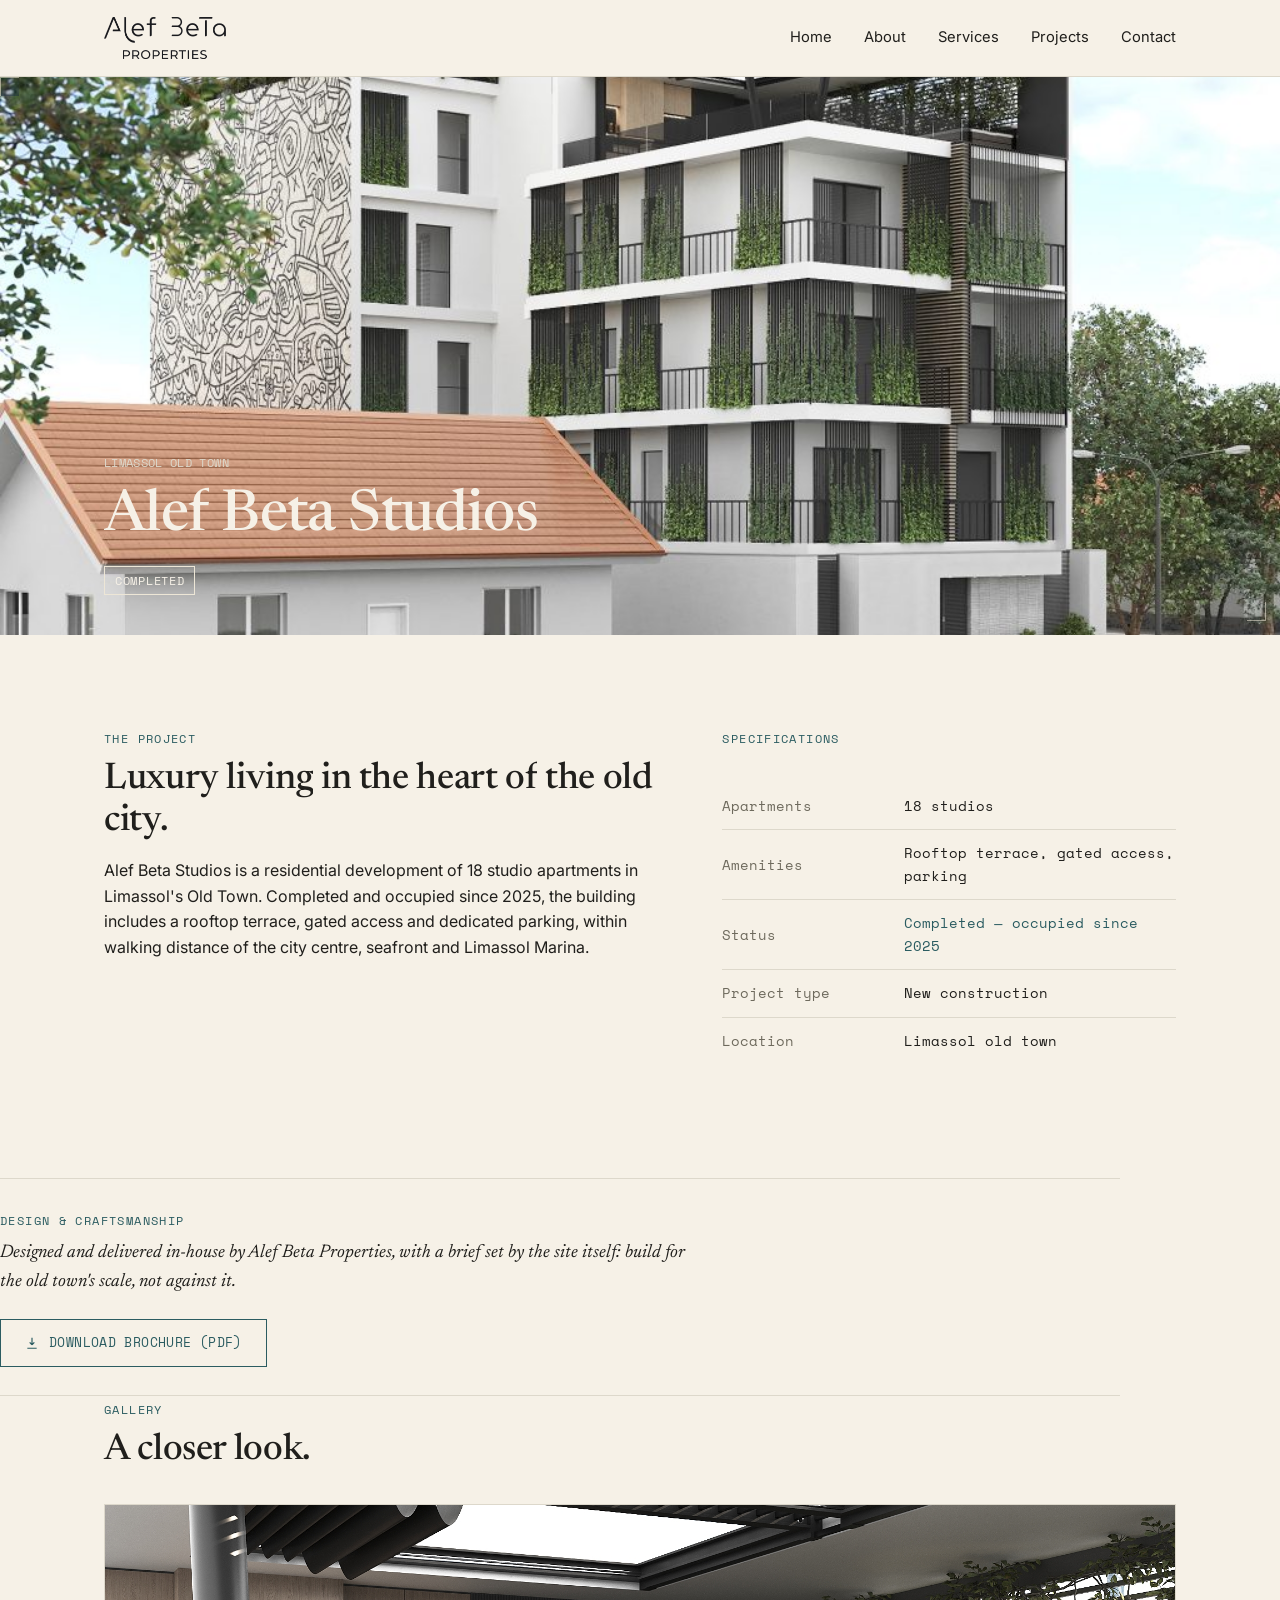
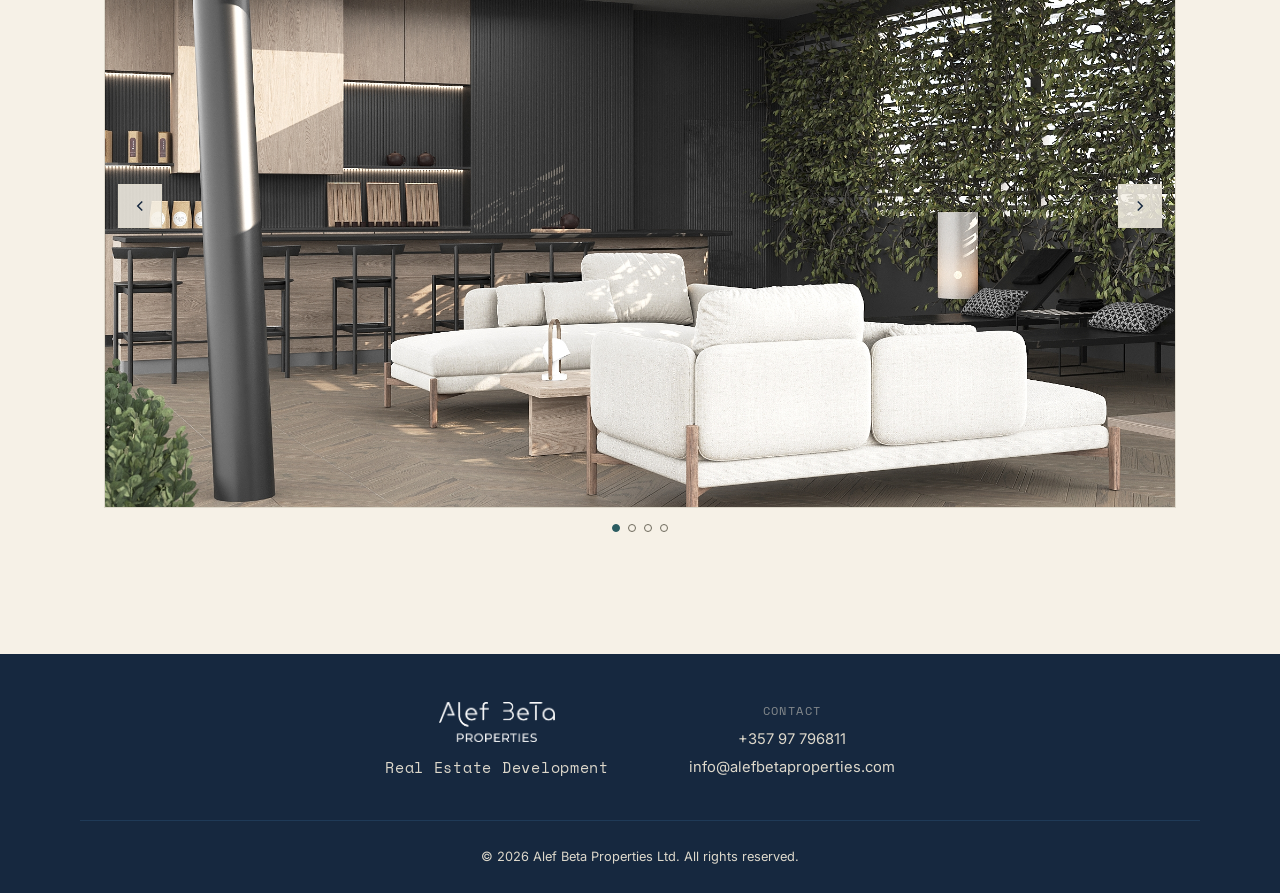
<file: project-anexartisias-studios.html>
<!DOCTYPE html>
<html lang="en">
<head>
<meta charset="UTF-8">
<meta name="viewport" content="width=device-width, initial-scale=1.0">
<title>Alef Beta Studios — Alef Beta Properties</title>
<meta name="description" content="Alef Beta Studios: 18 stylish studio apartments in the heart of Limassol's old city — completed and occupied in 2025, from Alef Beta Properties.">
<link rel="preconnect" href="https://fonts.googleapis.com">
<link rel="preconnect" href="https://fonts.gstatic.com" crossorigin>
<link href="https://fonts.googleapis.com/css2?family=Newsreader:ital,wght@0,400;0,500;1,400&family=Space+Mono:wght@400;700&family=Inter:wght@400;500;600&display=swap" rel="stylesheet">
<link rel="icon" type="image/png" sizes="32x32" href="images/logo/favicon-32.png">
<link rel="icon" type="image/png" sizes="16x16" href="images/logo/favicon-16.png">
<link rel="apple-touch-icon" href="images/logo/favicon-48.png">
<link rel="stylesheet" href="styles.css">
</head>
<body>

<header class="site-header">
  <div class="wrap header-inner">
    <a href="index.html" class="logo"><img src="images/logo/logo-black.png" alt="Alef Beta Properties"></a>
    <button class="nav-toggle" aria-expanded="false" aria-controls="main-nav">MENU</button>
    <nav class="nav" id="main-nav">
      <a href="index.html">Home</a>
      <a href="about.html">About</a>
      <a href="services.html">Services</a>
      <a href="projects.html">Projects</a>
      <a href="contact.html">Contact</a>
    </nav>
  </div>
</header>

<section class="project-hero frame on-dark">
  <img src="images/anexartisias-studios/Exterior_view020000_var1.jpg" alt="Alef Beta Studios exterior, Limassol old town">
  <div class="project-hero-inner">
    <span class="coord">LIMASSOL OLD TOWN</span>
    <h1 class="reveal-words">Alef Beta Studios</h1>
    <span class="status-tag">COMPLETED</span>
  </div>
</section>

<section>
  <div class="wrap two-col">
    <div>
      <span class="eyebrow">THE PROJECT</span>
      <h2 class="reveal-words">Luxury living in the heart of the old city.</h2>
      <p>Alef Beta Studios is a residential development of 18 studio apartments in Limassol's Old Town. Completed and occupied since 2025, the building includes a rooftop terrace, gated access and dedicated parking, within walking distance of the city centre, seafront and Limassol Marina.</p>
    </div>
    <div>
      <span class="eyebrow">SPECIFICATIONS</span>
      <table class="spec-table">
        <tr><td>Apartments</td><td>18 studios</td></tr>
        <tr><td>Amenities</td><td>Rooftop terrace, gated access, parking</td></tr>
        <tr><td>Status</td><td class="status-sold">Completed — occupied since 2025</td></tr>
        <tr><td>Project type</td><td>New construction</td></tr>
        <tr><td>Location</td><td>Limassol old town</td></tr>
      </table>
    </div>
  </div>
</section>

<div class="wrap credit-line">
  <span class="eyebrow">DESIGN &amp; CRAFTSMANSHIP</span>
  <p>Designed and delivered in-house by Alef Beta Properties, with a brief set by the site itself: build for the old town's scale, not against it.</p>
  <a href="brochures/anexartisias-studios.pdf" class="brochure-link" target="_blank" rel="noopener">
    <svg viewBox="0 0 24 24" fill="none" stroke="currentColor" stroke-width="2"><path d="M12 3v12m0 0l-4-4m4 4l4-4M4 21h16"/></svg>
    DOWNLOAD BROCHURE (PDF)
  </a>
</div>

<section style="padding-top: 0;">
  <div class="wrap">
    <span class="eyebrow">GALLERY</span>
    <h2>A closer look.</h2>
    <div class="carousel" data-carousel>
      <div class="carousel-viewport">
      <div class="carousel-track">
      <a class="carousel-slide" href="images/anexartisias-studios/Project-2-3.jpg" target="_blank" rel="noopener"><img src="images/anexartisias-studios/Project-2-3.jpg" alt="Alef Beta Studios, view 1" loading="lazy"></a>
      <a class="carousel-slide" href="images/anexartisias-studios/Project-2-5.jpg" target="_blank" rel="noopener"><img src="images/anexartisias-studios/Project-2-5.jpg" alt="Alef Beta Studios, view 2" loading="lazy"></a>
      <a class="carousel-slide" href="images/anexartisias-studios/Project-2-9.jpg" target="_blank" rel="noopener"><img src="images/anexartisias-studios/Project-2-9.jpg" alt="Alef Beta Studios, view 3" loading="lazy"></a>
      <a class="carousel-slide" href="images/anexartisias-studios/Project-2-13.jpg" target="_blank" rel="noopener"><img src="images/anexartisias-studios/Project-2-13.jpg" alt="Alef Beta Studios, view 4" loading="lazy"></a>
      </div>
      <button class="carousel-arrow carousel-prev" type="button" aria-label="Previous image"><svg viewBox="0 0 24 24" fill="none" stroke="currentColor" stroke-width="2"><path d="M15 6l-6 6 6 6"/></svg></button>
      <button class="carousel-arrow carousel-next" type="button" aria-label="Next image"><svg viewBox="0 0 24 24" fill="none" stroke="currentColor" stroke-width="2"><path d="M9 6l6 6-6 6"/></svg></button>
      </div>
      <div class="carousel-dots"></div>
    </div>
  </div>
</section>

<footer class="site-footer">
  <div class="wrap footer-columns">
    <div>
      <p class="logo"><img src="images/logo/logo-white.png" alt="Alef Beta Properties"></p>
      <p class="footer-descriptor">Real Estate Development</p>
    </div>
    <div class="footer-contact">
      <span class="eyebrow">CONTACT</span>
      <p><a href="tel:+35797796811">+357 97 796811</a></p>
      <p><a href="mailto:info@alefbetaproperties.com">info@alefbetaproperties.com</a></p>
    </div>
  </div>
  <div class="wrap footer-bottom">
    <p class="copyright">&copy; 2026 Alef Beta Properties Ltd. All rights reserved.</p>
  </div>
</footer>

<script>
  var toggle = document.querySelector('.nav-toggle');
  var nav = document.getElementById('main-nav');
  if (toggle) {
    toggle.addEventListener('click', function () {
      var open = nav.classList.toggle('open');
      toggle.setAttribute('aria-expanded', open);
    });
  }
</script>
<script src="animate.js"></script>
</body>
</html>
</file>
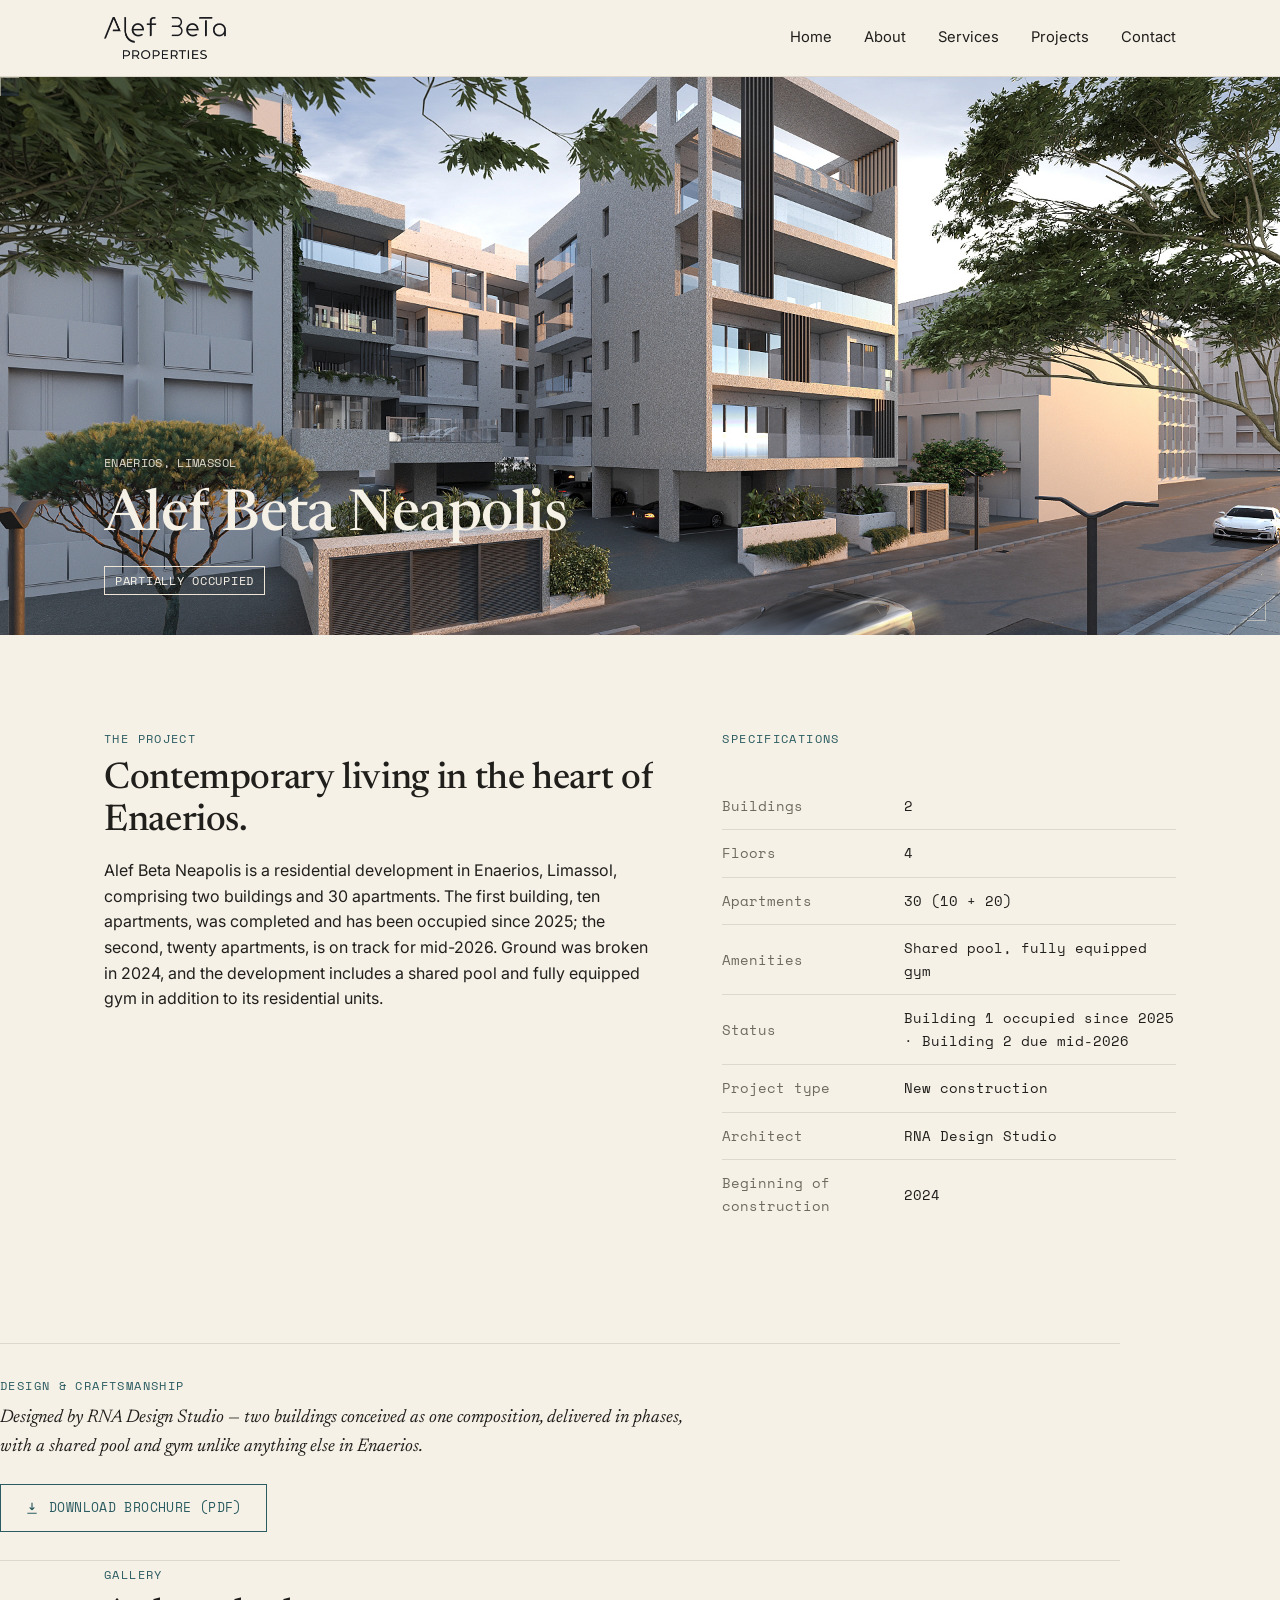
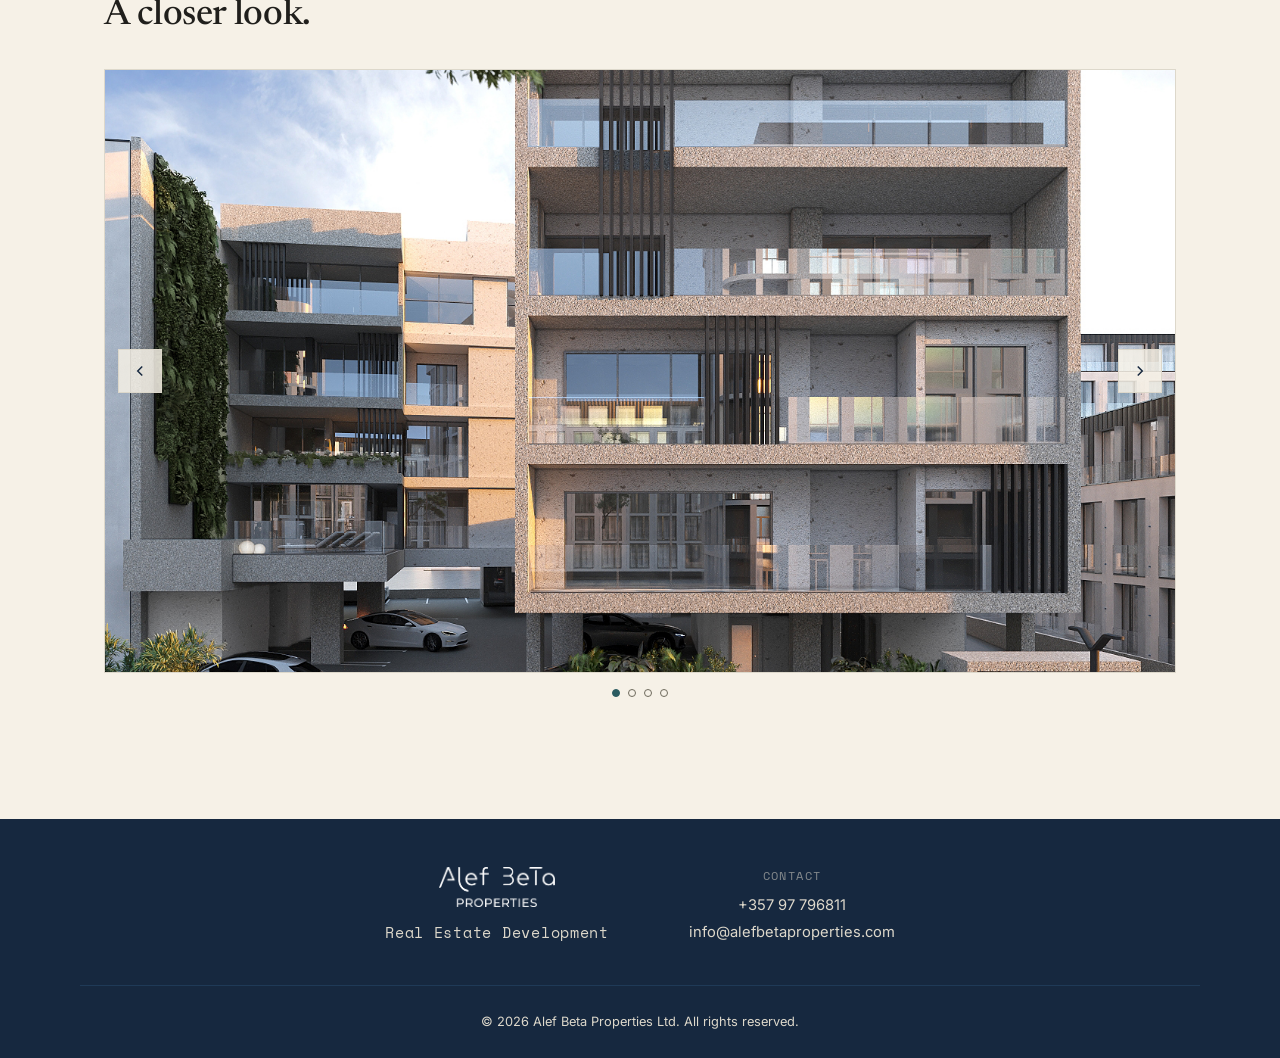
<file: project-enaerios-residence.html>
<!DOCTYPE html>
<html lang="en">
<head>
<meta charset="UTF-8">
<meta name="viewport" content="width=device-width, initial-scale=1.0">
<title>Alef Beta Neapolis — Alef Beta Properties</title>
<meta name="description" content="Alef Beta Neapolis: 30 apartments across two buildings in Enaerios, Limassol — building one complete and occupied, building two due mid-2026. Shared pool and gym, unique to the neighborhood.">
<link rel="preconnect" href="https://fonts.googleapis.com">
<link rel="preconnect" href="https://fonts.gstatic.com" crossorigin>
<link href="https://fonts.googleapis.com/css2?family=Newsreader:ital,wght@0,400;0,500;1,400&family=Space+Mono:wght@400;700&family=Inter:wght@400;500;600&display=swap" rel="stylesheet">
<link rel="icon" type="image/png" sizes="32x32" href="images/logo/favicon-32.png">
<link rel="icon" type="image/png" sizes="16x16" href="images/logo/favicon-16.png">
<link rel="apple-touch-icon" href="images/logo/favicon-48.png">
<link rel="stylesheet" href="styles.css">
</head>
<body>

<header class="site-header">
  <div class="wrap header-inner">
    <a href="index.html" class="logo"><img src="images/logo/logo-black.png" alt="Alef Beta Properties"></a>
    <button class="nav-toggle" aria-expanded="false" aria-controls="main-nav">MENU</button>
    <nav class="nav" id="main-nav">
      <a href="index.html">Home</a>
      <a href="about.html">About</a>
      <a href="services.html">Services</a>
      <a href="projects.html">Projects</a>
      <a href="contact.html">Contact</a>
    </nav>
  </div>
</header>

<section class="project-hero frame on-dark">
  <img src="images/enaerios-residence/EXT_wide.jpg" alt="Alef Beta Neapolis exterior, Limassol">
  <div class="project-hero-inner">
    <span class="coord">ENAERIOS, LIMASSOL</span>
    <h1 class="reveal-words">Alef Beta Neapolis</h1>
    <span class="status-tag">PARTIALLY OCCUPIED</span>
  </div>
</section>

<section>
  <div class="wrap two-col">
    <div>
      <span class="eyebrow">THE PROJECT</span>
      <h2 class="reveal-words">Contemporary living in the heart of Enaerios.</h2>
      <p>Alef Beta Neapolis is a residential development in Enaerios, Limassol, comprising two buildings and 30 apartments. The first building, ten apartments, was completed and has been occupied since 2025; the second, twenty apartments, is on track for mid-2026. Ground was broken in 2024, and the development includes a shared pool and fully equipped gym in addition to its residential units.</p>
    </div>
    <div>
      <span class="eyebrow">SPECIFICATIONS</span>
      <table class="spec-table">
        <tr><td>Buildings</td><td>2</td></tr>
        <tr><td>Floors</td><td>4</td></tr>
        <tr><td>Apartments</td><td>30 (10 + 20)</td></tr>
        <tr><td>Amenities</td><td>Shared pool, fully equipped gym</td></tr>
        <tr><td>Status</td><td>Building 1 occupied since 2025 · Building 2 due mid-2026</td></tr>
        <tr><td>Project type</td><td>New construction</td></tr>
        <tr><td>Architect</td><td>RNA Design Studio</td></tr>
        <tr><td>Beginning of construction</td><td>2024</td></tr>
      </table>
    </div>
  </div>
</section>

<div class="wrap credit-line">
  <span class="eyebrow">DESIGN &amp; CRAFTSMANSHIP</span>
  <p>Designed by RNA Design Studio — two buildings conceived as one composition, delivered in phases, with a shared pool and gym unlike anything else in Enaerios.</p>
  <a href="brochures/enaerios-residence.pdf" class="brochure-link" target="_blank" rel="noopener">
    <svg viewBox="0 0 24 24" fill="none" stroke="currentColor" stroke-width="2"><path d="M12 3v12m0 0l-4-4m4 4l4-4M4 21h16"/></svg>
    DOWNLOAD BROCHURE (PDF)
  </a>
</div>

<section style="padding-top: 0;">
  <div class="wrap">
    <span class="eyebrow">GALLERY</span>
    <h2>A closer look.</h2>
    <div class="carousel" data-carousel>
      <div class="carousel-viewport">
      <div class="carousel-track">
      <a class="carousel-slide" href="images/enaerios-residence/EXT_View01.jpg" target="_blank" rel="noopener"><img src="images/enaerios-residence/EXT_View01.jpg" alt="Alef Beta Neapolis, exterior view 1" loading="lazy"></a>
      <a class="carousel-slide" href="images/enaerios-residence/EXT_View02.jpg" target="_blank" rel="noopener"><img src="images/enaerios-residence/EXT_View02.jpg" alt="Alef Beta Neapolis, exterior view 2" loading="lazy"></a>
      <a class="carousel-slide" href="images/enaerios-residence/EXT_View04.jpg" target="_blank" rel="noopener"><img src="images/enaerios-residence/EXT_View04.jpg" alt="Alef Beta Neapolis, exterior view 3" loading="lazy"></a>
      <a class="carousel-slide" href="images/enaerios-residence/GYM_View04.jpg" target="_blank" rel="noopener"><img src="images/enaerios-residence/GYM_View04.jpg" alt="Alef Beta Neapolis, gym" loading="lazy"></a>
      </div>
      <button class="carousel-arrow carousel-prev" type="button" aria-label="Previous image"><svg viewBox="0 0 24 24" fill="none" stroke="currentColor" stroke-width="2"><path d="M15 6l-6 6 6 6"/></svg></button>
      <button class="carousel-arrow carousel-next" type="button" aria-label="Next image"><svg viewBox="0 0 24 24" fill="none" stroke="currentColor" stroke-width="2"><path d="M9 6l6 6-6 6"/></svg></button>
      </div>
      <div class="carousel-dots"></div>
    </div>
  </div>
</section>

<footer class="site-footer">
  <div class="wrap footer-columns">
    <div>
      <p class="logo"><img src="images/logo/logo-white.png" alt="Alef Beta Properties"></p>
      <p class="footer-descriptor">Real Estate Development</p>
    </div>
    <div class="footer-contact">
      <span class="eyebrow">CONTACT</span>
      <p><a href="tel:+35797796811">+357 97 796811</a></p>
      <p><a href="mailto:info@alefbetaproperties.com">info@alefbetaproperties.com</a></p>
    </div>
  </div>
  <div class="wrap footer-bottom">
    <p class="copyright">&copy; 2026 Alef Beta Properties Ltd. All rights reserved.</p>
  </div>
</footer>

<script>
  var toggle = document.querySelector('.nav-toggle');
  var nav = document.getElementById('main-nav');
  if (toggle) {
    toggle.addEventListener('click', function () {
      var open = nav.classList.toggle('open');
      toggle.setAttribute('aria-expanded', open);
    });
  }
</script>
<script src="animate.js"></script>
</body>
</html>
</file>
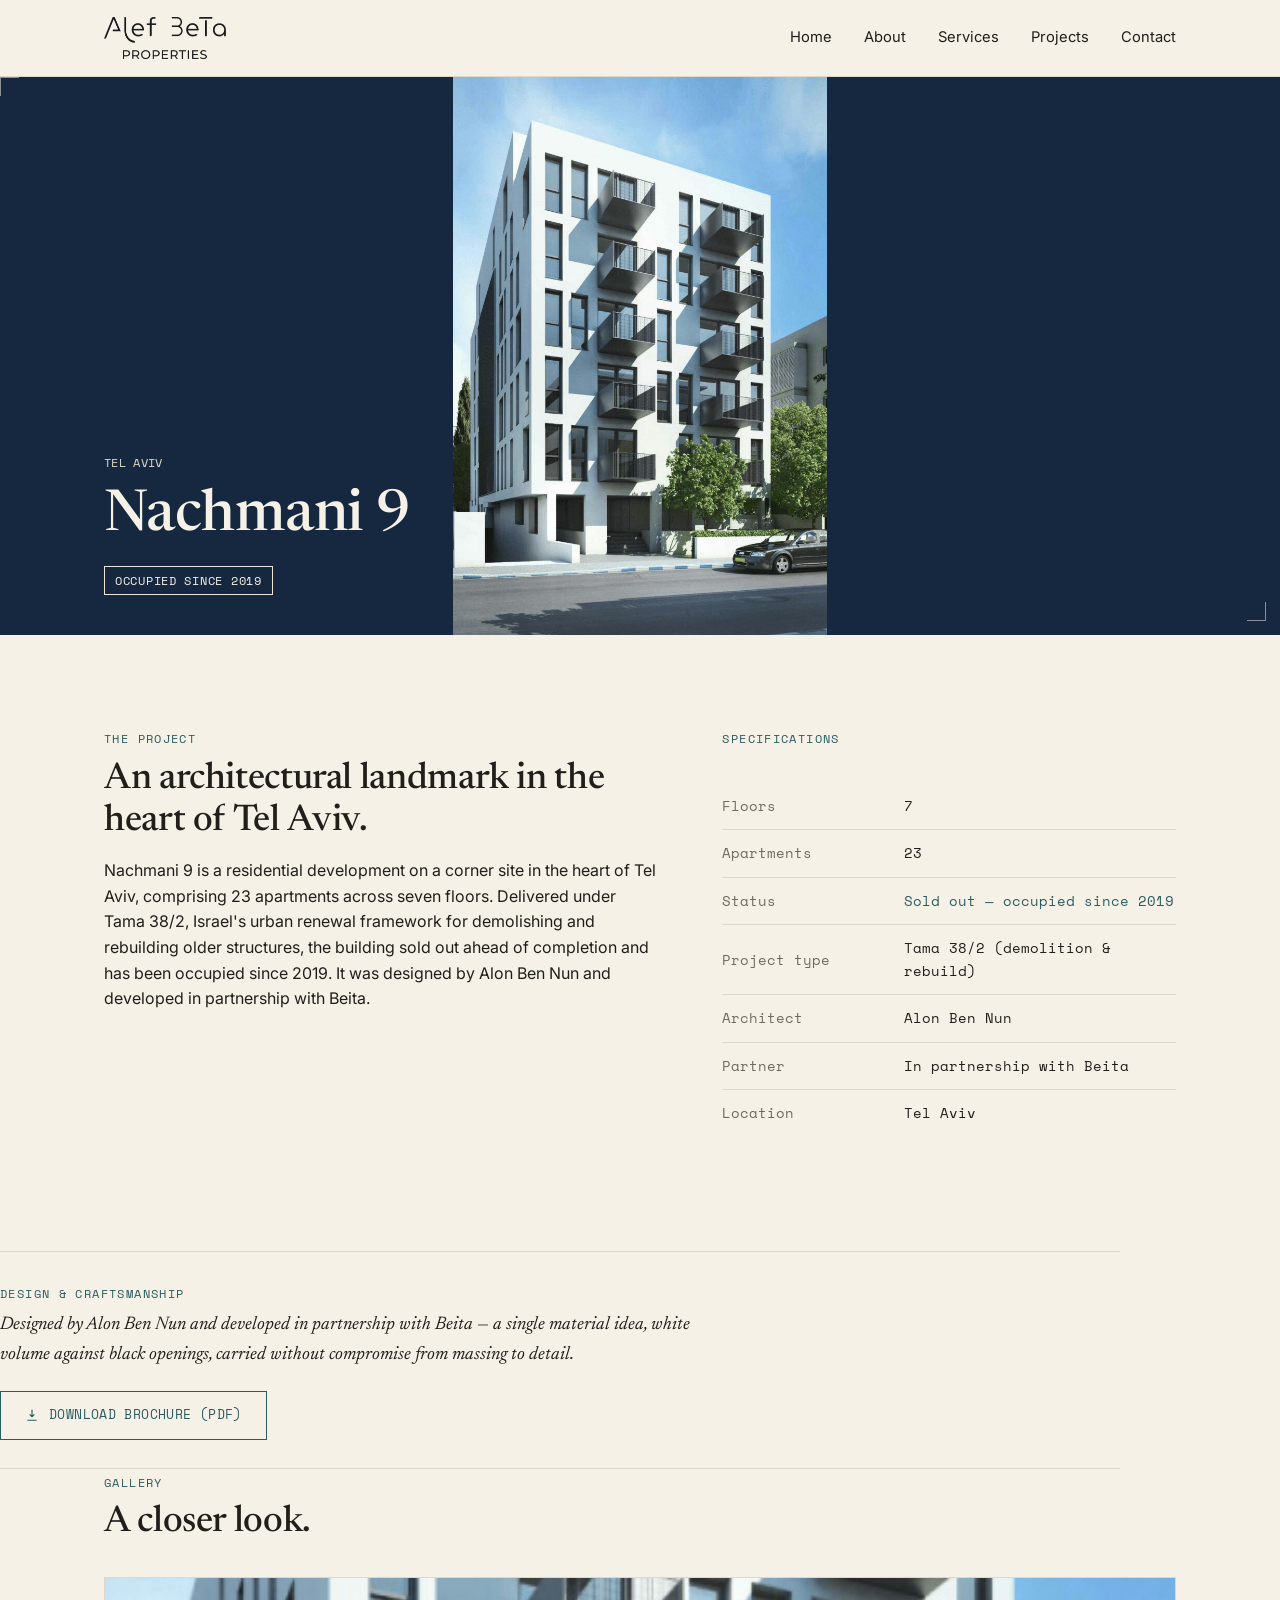
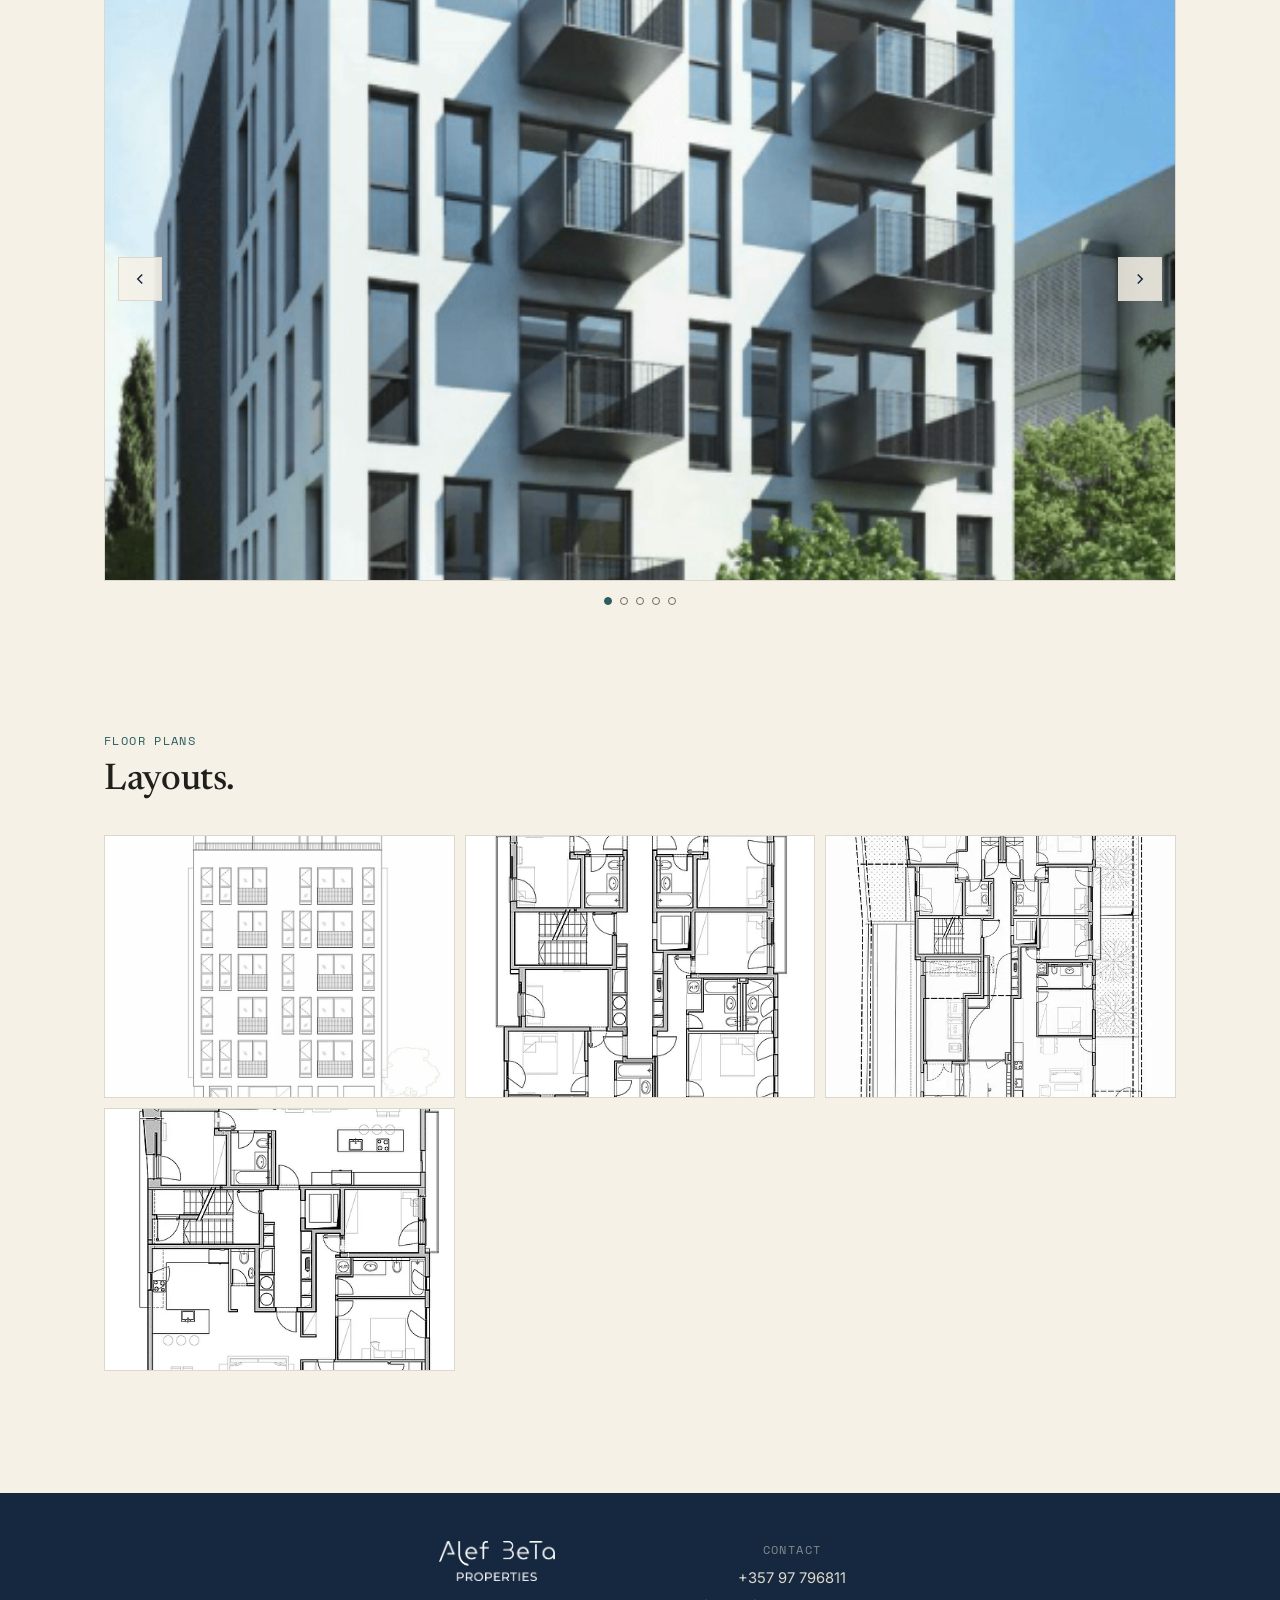
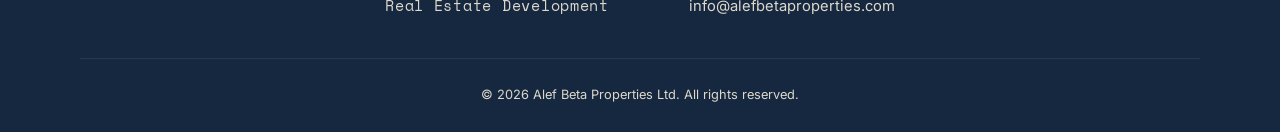
<file: project-nachmani-9.html>
<!DOCTYPE html>
<html lang="en">
<head>
<meta charset="UTF-8">
<meta name="viewport" content="width=device-width, initial-scale=1.0">
<title>Nachmani 9 — Alef Beta Properties</title>
<meta name="description" content="Nachmani 9: an architectural landmark in the heart of Tel Aviv, occupied since 2019. Developed by Alef Beta Properties in partnership with Beita.">
<link rel="preconnect" href="https://fonts.googleapis.com">
<link rel="preconnect" href="https://fonts.gstatic.com" crossorigin>
<link href="https://fonts.googleapis.com/css2?family=Newsreader:ital,wght@0,400;0,500;1,400&family=Space+Mono:wght@400;700&family=Inter:wght@400;500;600&display=swap" rel="stylesheet">
<link rel="icon" type="image/png" sizes="32x32" href="images/logo/favicon-32.png">
<link rel="icon" type="image/png" sizes="16x16" href="images/logo/favicon-16.png">
<link rel="apple-touch-icon" href="images/logo/favicon-48.png">
<link rel="stylesheet" href="styles.css">
</head>
<body>

<header class="site-header">
  <div class="wrap header-inner">
    <a href="index.html" class="logo"><img src="images/logo/logo-black.png" alt="Alef Beta Properties"></a>
    <button class="nav-toggle" aria-expanded="false" aria-controls="main-nav">MENU</button>
    <nav class="nav" id="main-nav">
      <a href="index.html">Home</a>
      <a href="about.html">About</a>
      <a href="services.html">Services</a>
      <a href="projects.html">Projects</a>
      <a href="contact.html">Contact</a>
    </nav>
  </div>
</header>

<section class="project-hero contain frame on-dark">
  <img src="images/nachmani-9/hero-exterior.png" alt="Nachmani 9 exterior, Tel Aviv">
  <div class="project-hero-inner">
    <span class="coord">TEL AVIV</span>
    <h1 class="reveal-words">Nachmani 9</h1>
    <span class="status-tag">OCCUPIED SINCE 2019</span>
  </div>
</section>

<section>
  <div class="wrap two-col">
    <div>
      <span class="eyebrow">THE PROJECT</span>
      <h2 class="reveal-words">An architectural landmark in the heart of Tel Aviv.</h2>
      <p>Nachmani 9 is a residential development on a corner site in the heart of Tel Aviv, comprising 23 apartments across seven floors. Delivered under Tama 38/2, Israel's urban renewal framework for demolishing and rebuilding older structures, the building sold out ahead of completion and has been occupied since 2019. It was designed by Alon Ben Nun and developed in partnership with Beita.</p>
    </div>
    <div>
      <span class="eyebrow">SPECIFICATIONS</span>
      <table class="spec-table">
        <tr><td>Floors</td><td>7</td></tr>
        <tr><td>Apartments</td><td>23</td></tr>
        <tr><td>Status</td><td class="status-sold">Sold out — occupied since 2019</td></tr>
        <tr><td>Project type</td><td>Tama 38/2 (demolition &amp; rebuild)</td></tr>
        <tr><td>Architect</td><td>Alon Ben Nun</td></tr>
        <tr><td>Partner</td><td>In partnership with Beita</td></tr>
        <tr><td>Location</td><td>Tel Aviv</td></tr>
      </table>
    </div>
  </div>
</section>

<div class="wrap credit-line">
  <span class="eyebrow">DESIGN &amp; CRAFTSMANSHIP</span>
  <p>Designed by Alon Ben Nun and developed in partnership with Beita — a single material idea, white volume against black openings, carried without compromise from massing to detail.</p>
  <a href="brochures/nachmani-9.pdf" class="brochure-link" target="_blank" rel="noopener">
    <svg viewBox="0 0 24 24" fill="none" stroke="currentColor" stroke-width="2"><path d="M12 3v12m0 0l-4-4m4 4l4-4M4 21h16"/></svg>
    DOWNLOAD BROCHURE (PDF)
  </a>
</div>

<section style="padding-top: 0;">
  <div class="wrap">
    <span class="eyebrow">GALLERY</span>
    <h2>A closer look.</h2>
    <div class="carousel" data-carousel>
      <div class="carousel-viewport">
      <div class="carousel-track">
      <a class="carousel-slide" href="images/nachmani-9/exterior-alt.png" target="_blank" rel="noopener"><img src="images/nachmani-9/exterior-alt.png" alt="Nachmani 9, exterior view 2" loading="lazy"></a>
      <a class="carousel-slide" href="images/nachmani-9/interior-living-terrace.jpg" target="_blank" rel="noopener"><img src="images/nachmani-9/interior-living-terrace.jpg" alt="Nachmani 9, living room with terrace and Tel Aviv skyline view" loading="lazy"></a>
      <a class="carousel-slide" href="images/nachmani-9/interior-tv-wall.jpg" target="_blank" rel="noopener"><img src="images/nachmani-9/interior-tv-wall.jpg" alt="Nachmani 9, living room entertainment wall" loading="lazy"></a>
      <a class="carousel-slide" href="images/nachmani-9/interior-bedroom.jpg" target="_blank" rel="noopener"><img src="images/nachmani-9/interior-bedroom.jpg" alt="Nachmani 9, master bedroom" loading="lazy"></a>
      <a class="carousel-slide" href="images/nachmani-9/interior-kitchen.jpg" target="_blank" rel="noopener"><img src="images/nachmani-9/interior-kitchen.jpg" alt="Nachmani 9, kitchen" loading="lazy"></a>
      </div>
      <button class="carousel-arrow carousel-prev" type="button" aria-label="Previous image"><svg viewBox="0 0 24 24" fill="none" stroke="currentColor" stroke-width="2"><path d="M15 6l-6 6 6 6"/></svg></button>
      <button class="carousel-arrow carousel-next" type="button" aria-label="Next image"><svg viewBox="0 0 24 24" fill="none" stroke="currentColor" stroke-width="2"><path d="M9 6l6 6-6 6"/></svg></button>
      </div>
      <div class="carousel-dots"></div>
    </div>
  </div>
</section>

<section style="padding-top: 0;">
  <div class="wrap">
    <span class="eyebrow">FLOOR PLANS</span>
    <h2>Layouts.</h2>
    <div class="gallery-grid">
      <a href="images/nachmani-9/Project-3-2.webp" target="_blank" rel="noopener"><img src="images/nachmani-9/Project-3-2.webp" alt="Nachmani 9, floor plan 1" loading="lazy"></a>
      <a href="images/nachmani-9/Project-3-4.webp" target="_blank" rel="noopener"><img src="images/nachmani-9/Project-3-4.webp" alt="Nachmani 9, floor plan 2" loading="lazy"></a>
      <a href="images/nachmani-9/Project-3-5.webp" target="_blank" rel="noopener"><img src="images/nachmani-9/Project-3-5.webp" alt="Nachmani 9, floor plan 3" loading="lazy"></a>
      <a href="images/nachmani-9/Project-3-6.webp" target="_blank" rel="noopener"><img src="images/nachmani-9/Project-3-6.webp" alt="Nachmani 9, floor plan 4" loading="lazy"></a>
    </div>
  </div>
</section>

<footer class="site-footer">
  <div class="wrap footer-columns">
    <div>
      <p class="logo"><img src="images/logo/logo-white.png" alt="Alef Beta Properties"></p>
      <p class="footer-descriptor">Real Estate Development</p>
    </div>
    <div class="footer-contact">
      <span class="eyebrow">CONTACT</span>
      <p><a href="tel:+35797796811">+357 97 796811</a></p>
      <p><a href="mailto:info@alefbetaproperties.com">info@alefbetaproperties.com</a></p>
    </div>
  </div>
  <div class="wrap footer-bottom">
    <p class="copyright">&copy; 2026 Alef Beta Properties Ltd. All rights reserved.</p>
  </div>
</footer>

<script>
  var toggle = document.querySelector('.nav-toggle');
  var nav = document.getElementById('main-nav');
  if (toggle) {
    toggle.addEventListener('click', function () {
      var open = nav.classList.toggle('open');
      toggle.setAttribute('aria-expanded', open);
    });
  }
</script>
<script src="animate.js"></script>
</body>
</html>
</file>
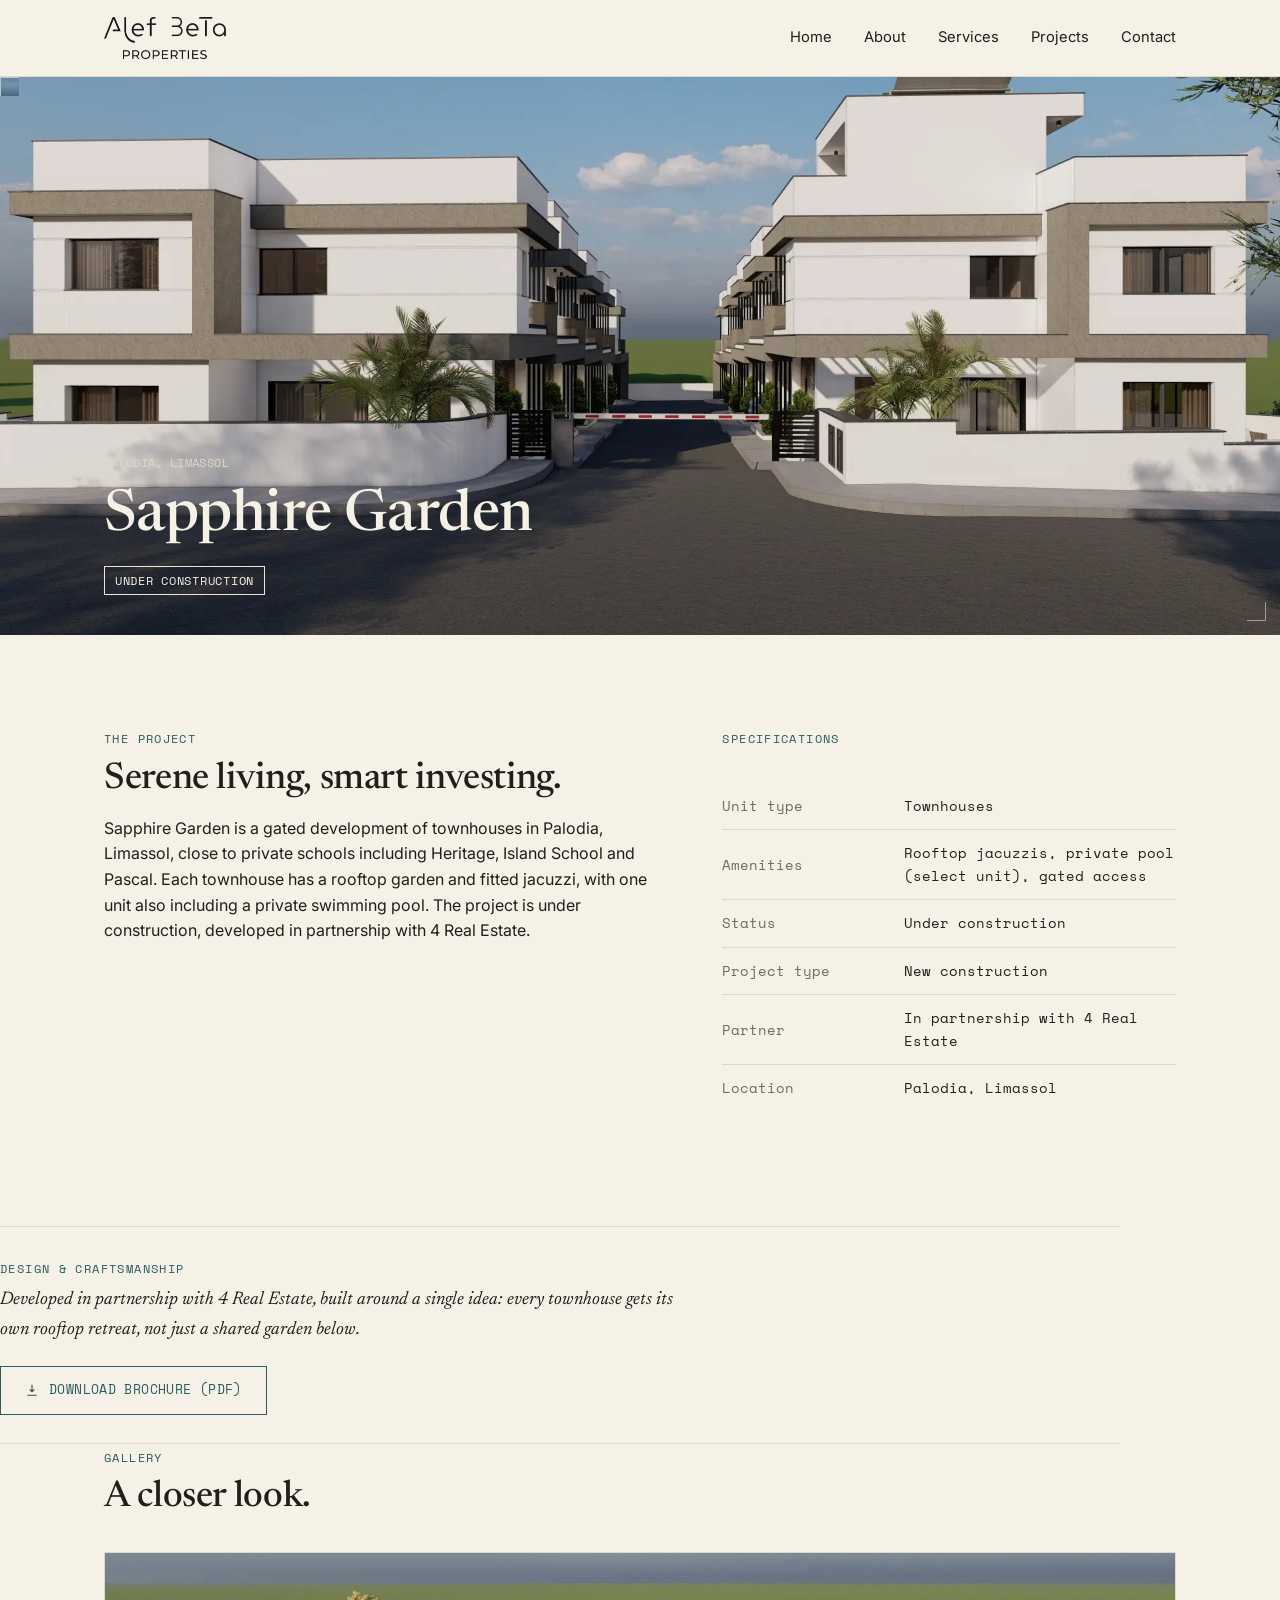
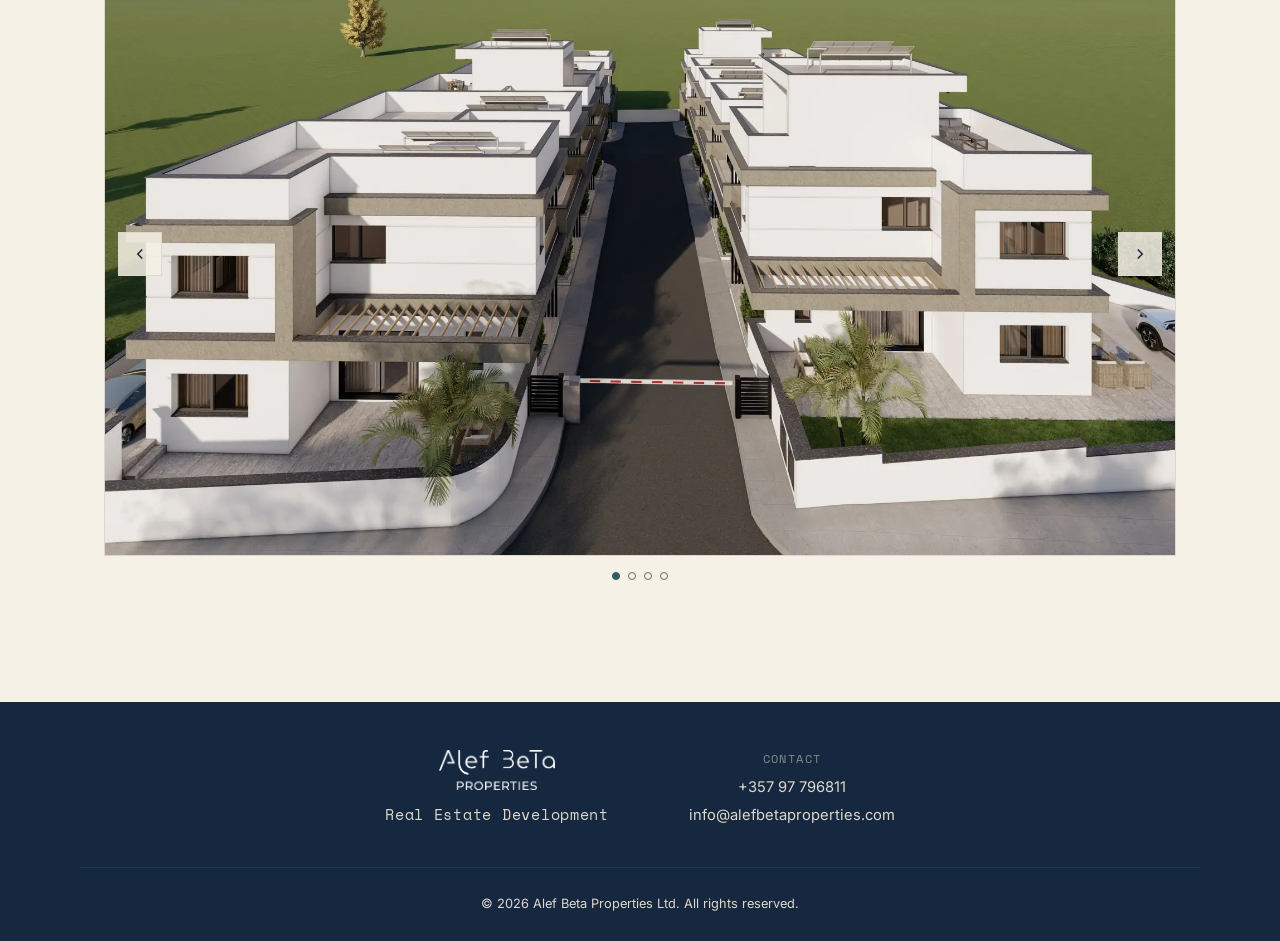
<file: project-sapphire-garden.html>
<!DOCTYPE html>
<html lang="en">
<head>
<meta charset="UTF-8">
<meta name="viewport" content="width=device-width, initial-scale=1.0">
<title>Sapphire Garden — Alef Beta Properties</title>
<meta name="description" content="Sapphire Garden: a gated community of luxury townhouses in Palodia, Limassol, with rooftop gardens, jacuzzis, and a private pool. Developed in partnership with 4 Real Estate.">
<link rel="preconnect" href="https://fonts.googleapis.com">
<link rel="preconnect" href="https://fonts.gstatic.com" crossorigin>
<link href="https://fonts.googleapis.com/css2?family=Newsreader:ital,wght@0,400;0,500;1,400&family=Space+Mono:wght@400;700&family=Inter:wght@400;500;600&display=swap" rel="stylesheet">
<link rel="icon" type="image/png" sizes="32x32" href="images/logo/favicon-32.png">
<link rel="icon" type="image/png" sizes="16x16" href="images/logo/favicon-16.png">
<link rel="apple-touch-icon" href="images/logo/favicon-48.png">
<link rel="stylesheet" href="styles.css">
</head>
<body>

<header class="site-header">
  <div class="wrap header-inner">
    <a href="index.html" class="logo"><img src="images/logo/logo-black.png" alt="Alef Beta Properties"></a>
    <button class="nav-toggle" aria-expanded="false" aria-controls="main-nav">MENU</button>
    <nav class="nav" id="main-nav">
      <a href="index.html">Home</a>
      <a href="about.html">About</a>
      <a href="services.html">Services</a>
      <a href="projects.html">Projects</a>
      <a href="contact.html">Contact</a>
    </nav>
  </div>
</header>

<section class="project-hero frame on-dark">
  <img src="images/sapphire-garden/sapphire19.webp" alt="Sapphire Garden gated entrance, Palodia, Limassol">
  <div class="project-hero-inner">
    <span class="coord">PALODIA, LIMASSOL</span>
    <h1 class="reveal-words">Sapphire Garden</h1>
    <span class="status-tag">UNDER CONSTRUCTION</span>
  </div>
</section>

<section>
  <div class="wrap two-col">
    <div>
      <span class="eyebrow">THE PROJECT</span>
      <h2 class="reveal-words">Serene living, smart investing.</h2>
      <p>Sapphire Garden is a gated development of townhouses in Palodia, Limassol, close to private schools including Heritage, Island School and Pascal. Each townhouse has a rooftop garden and fitted jacuzzi, with one unit also including a private swimming pool. The project is under construction, developed in partnership with 4 Real Estate.</p>
    </div>
    <div>
      <span class="eyebrow">SPECIFICATIONS</span>
      <table class="spec-table">
        <tr><td>Unit type</td><td>Townhouses</td></tr>
        <tr><td>Amenities</td><td>Rooftop jacuzzis, private pool (select unit), gated access</td></tr>
        <tr><td>Status</td><td>Under construction</td></tr>
        <tr><td>Project type</td><td>New construction</td></tr>
        <tr><td>Partner</td><td>In partnership with 4 Real Estate</td></tr>
        <tr><td>Location</td><td>Palodia, Limassol</td></tr>
      </table>
    </div>
  </div>
</section>

<div class="wrap credit-line">
  <span class="eyebrow">DESIGN &amp; CRAFTSMANSHIP</span>
  <p>Developed in partnership with 4 Real Estate, built around a single idea: every townhouse gets its own rooftop retreat, not just a shared garden below.</p>
  <a href="brochures/sapphire-garden.pdf" class="brochure-link" target="_blank" rel="noopener">
    <svg viewBox="0 0 24 24" fill="none" stroke="currentColor" stroke-width="2"><path d="M12 3v12m0 0l-4-4m4 4l4-4M4 21h16"/></svg>
    DOWNLOAD BROCHURE (PDF)
  </a>
</div>

<section style="padding-top: 0;">
  <div class="wrap">
    <span class="eyebrow">GALLERY</span>
    <h2>A closer look.</h2>
    <div class="carousel" data-carousel>
      <div class="carousel-viewport">
      <div class="carousel-track">
      <a class="carousel-slide" href="images/sapphire-garden/sapphire2.webp" target="_blank" rel="noopener"><img src="images/sapphire-garden/sapphire2.webp" alt="Sapphire Garden, aerial view" loading="lazy"></a>
      <a class="carousel-slide" href="images/sapphire-garden/sapphire17.webp" target="_blank" rel="noopener"><img src="images/sapphire-garden/sapphire17.webp" alt="Sapphire Garden, street view" loading="lazy"></a>
      <a class="carousel-slide" href="images/sapphire-garden/interior-living.webp" target="_blank" rel="noopener"><img src="images/sapphire-garden/interior-living.webp" alt="Sapphire Garden, living room" loading="lazy"></a>
      <a class="carousel-slide" href="images/sapphire-garden/interior-kitchen.webp" target="_blank" rel="noopener"><img src="images/sapphire-garden/interior-kitchen.webp" alt="Sapphire Garden, living room and kitchen" loading="lazy"></a>
      </div>
      <button class="carousel-arrow carousel-prev" type="button" aria-label="Previous image"><svg viewBox="0 0 24 24" fill="none" stroke="currentColor" stroke-width="2"><path d="M15 6l-6 6 6 6"/></svg></button>
      <button class="carousel-arrow carousel-next" type="button" aria-label="Next image"><svg viewBox="0 0 24 24" fill="none" stroke="currentColor" stroke-width="2"><path d="M9 6l6 6-6 6"/></svg></button>
      </div>
      <div class="carousel-dots"></div>
    </div>
  </div>
</section>

<footer class="site-footer">
  <div class="wrap footer-columns">
    <div>
      <p class="logo"><img src="images/logo/logo-white.png" alt="Alef Beta Properties"></p>
      <p class="footer-descriptor">Real Estate Development</p>
    </div>
    <div class="footer-contact">
      <span class="eyebrow">CONTACT</span>
      <p><a href="tel:+35797796811">+357 97 796811</a></p>
      <p><a href="mailto:info@alefbetaproperties.com">info@alefbetaproperties.com</a></p>
    </div>
  </div>
  <div class="wrap footer-bottom">
    <p class="copyright">&copy; 2026 Alef Beta Properties Ltd. All rights reserved.</p>
  </div>
</footer>

<script>
  var toggle = document.querySelector('.nav-toggle');
  var nav = document.getElementById('main-nav');
  if (toggle) {
    toggle.addEventListener('click', function () {
      var open = nav.classList.toggle('open');
      toggle.setAttribute('aria-expanded', open);
    });
  }
</script>
<script src="animate.js"></script>
</body>
</html>
</file>
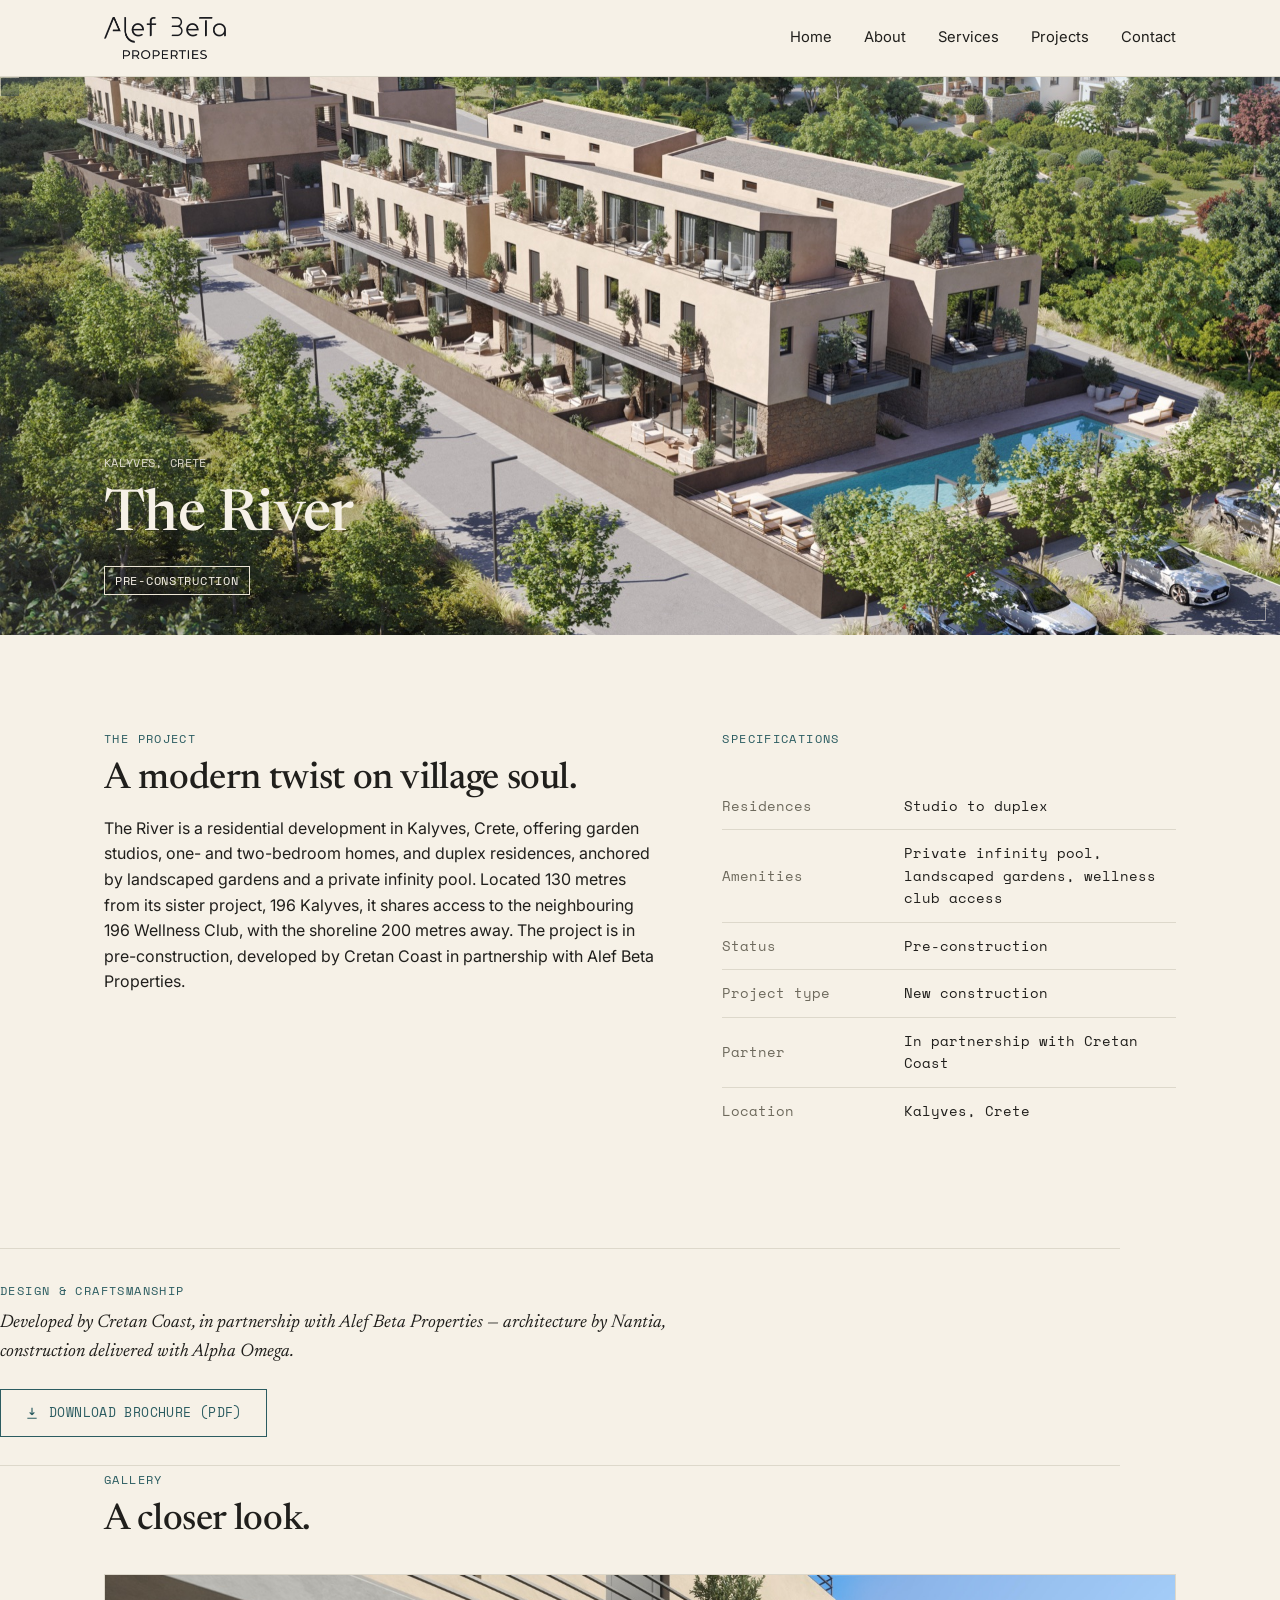
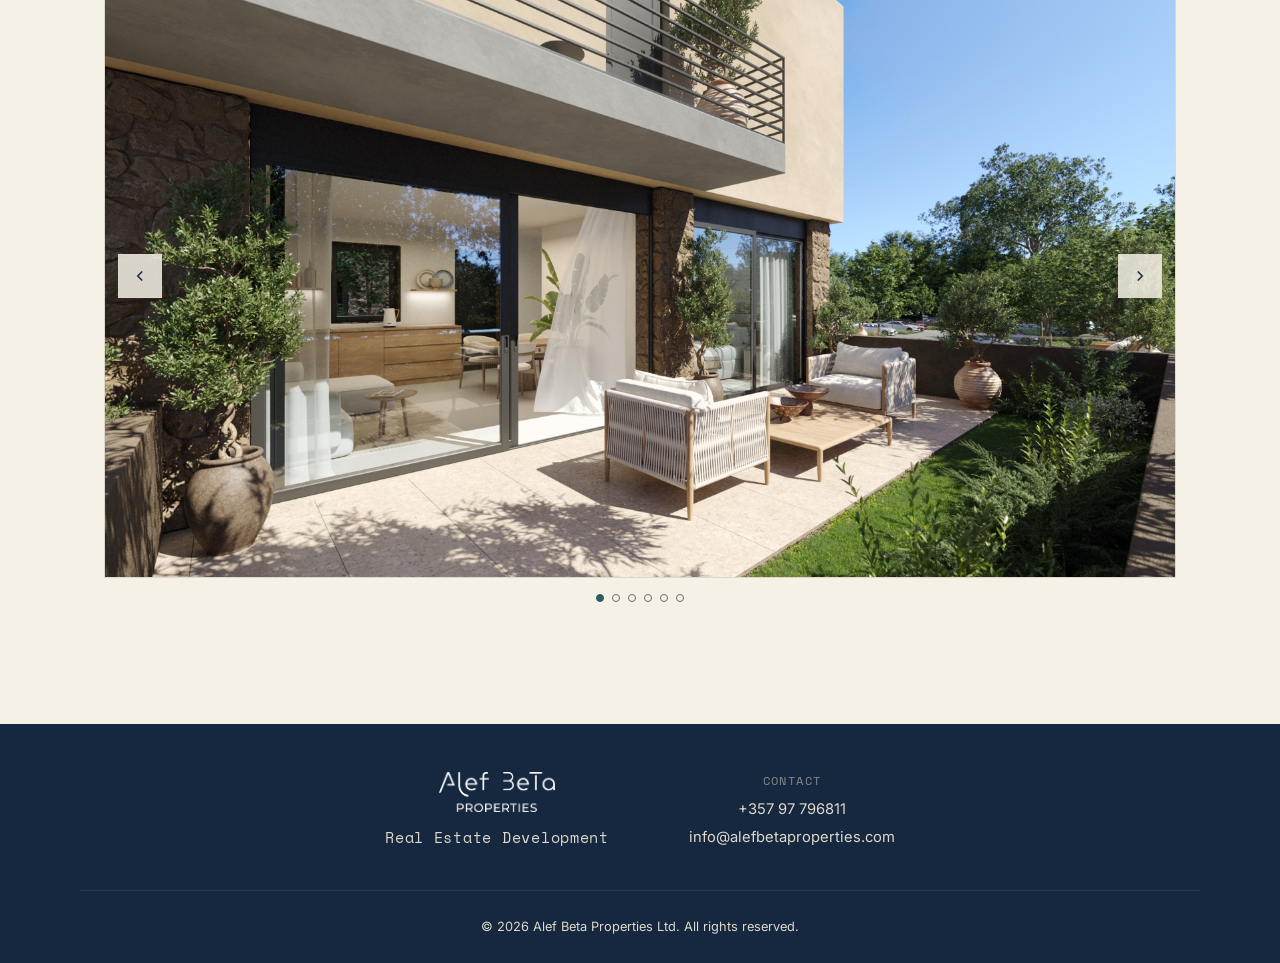
<file: project-the-river.html>
<!DOCTYPE html>
<html lang="en">
<head>
<meta charset="UTF-8">
<meta name="viewport" content="width=device-width, initial-scale=1.0">
<title>The River — Alef Beta Properties</title>
<meta name="description" content="The River: boutique garden studios, one- and two-bedroom, and duplex residences in Kalyves, Crete, with a private infinity pool. Developed by Cretan Coast, in partnership with Alef Beta Properties.">
<link rel="preconnect" href="https://fonts.googleapis.com">
<link rel="preconnect" href="https://fonts.gstatic.com" crossorigin>
<link href="https://fonts.googleapis.com/css2?family=Newsreader:ital,wght@0,400;0,500;1,400&family=Space+Mono:wght@400;700&family=Inter:wght@400;500;600&display=swap" rel="stylesheet">
<link rel="icon" type="image/png" sizes="32x32" href="images/logo/favicon-32.png">
<link rel="icon" type="image/png" sizes="16x16" href="images/logo/favicon-16.png">
<link rel="apple-touch-icon" href="images/logo/favicon-48.png">
<link rel="stylesheet" href="styles.css">
</head>
<body>

<header class="site-header">
  <div class="wrap header-inner">
    <a href="index.html" class="logo"><img src="images/logo/logo-black.png" alt="Alef Beta Properties"></a>
    <button class="nav-toggle" aria-expanded="false" aria-controls="main-nav">MENU</button>
    <nav class="nav" id="main-nav">
      <a href="index.html">Home</a>
      <a href="about.html">About</a>
      <a href="services.html">Services</a>
      <a href="projects.html">Projects</a>
      <a href="contact.html">Contact</a>
    </nav>
  </div>
</header>

<section class="project-hero frame on-dark">
  <img src="images/the-river/hero.jpg" alt="The River exterior aerial view, Kalyves, Crete">
  <div class="project-hero-inner">
    <span class="coord">KALYVES, CRETE</span>
    <h1 class="reveal-words">The River</h1>
    <span class="status-tag">PRE-CONSTRUCTION</span>
  </div>
</section>

<section>
  <div class="wrap two-col">
    <div>
      <span class="eyebrow">THE PROJECT</span>
      <h2 class="reveal-words">A modern twist on village soul.</h2>
      <p>The River is a residential development in Kalyves, Crete, offering garden studios, one- and two-bedroom homes, and duplex residences, anchored by landscaped gardens and a private infinity pool. Located 130 metres from its sister project, 196 Kalyves, it shares access to the neighbouring 196 Wellness Club, with the shoreline 200 metres away. The project is in pre-construction, developed by Cretan Coast in partnership with Alef Beta Properties.</p>
    </div>
    <div>
      <span class="eyebrow">SPECIFICATIONS</span>
      <table class="spec-table">
        <tr><td>Residences</td><td>Studio to duplex</td></tr>
        <tr><td>Amenities</td><td>Private infinity pool, landscaped gardens, wellness club access</td></tr>
        <tr><td>Status</td><td>Pre-construction</td></tr>
        <tr><td>Project type</td><td>New construction</td></tr>
        <tr><td>Partner</td><td>In partnership with Cretan Coast</td></tr>
        <tr><td>Location</td><td>Kalyves, Crete</td></tr>
      </table>
    </div>
  </div>
</section>

<div class="wrap credit-line">
  <span class="eyebrow">DESIGN &amp; CRAFTSMANSHIP</span>
  <p>Developed by Cretan Coast, in partnership with Alef Beta Properties — architecture by Nantia, construction delivered with Alpha Omega.</p>
  <a href="brochures/the-river.pdf" class="brochure-link" target="_blank" rel="noopener">
    <svg viewBox="0 0 24 24" fill="none" stroke="currentColor" stroke-width="2"><path d="M12 3v12m0 0l-4-4m4 4l4-4M4 21h16"/></svg>
    DOWNLOAD BROCHURE (PDF)
  </a>
</div>

<section style="padding-top: 0;">
  <div class="wrap">
    <span class="eyebrow">GALLERY</span>
    <h2>A closer look.</h2>
    <div class="carousel" data-carousel>
      <div class="carousel-viewport">
      <div class="carousel-track">
      <a class="carousel-slide" href="images/the-river/terrace.jpg" target="_blank" rel="noopener"><img src="images/the-river/terrace.jpg" alt="The River, terrace view" loading="lazy"></a>
      <a class="carousel-slide" href="images/the-river/living-sea.jpg" target="_blank" rel="noopener"><img src="images/the-river/living-sea.jpg" alt="The River, living room with sea view" loading="lazy"></a>
      <a class="carousel-slide" href="images/the-river/living-garden.jpg" target="_blank" rel="noopener"><img src="images/the-river/living-garden.jpg" alt="The River, living room with garden view" loading="lazy"></a>
      <a class="carousel-slide" href="images/the-river/garden.jpg" target="_blank" rel="noopener"><img src="images/the-river/garden.jpg" alt="The River, landscaped garden" loading="lazy"></a>
      <a class="carousel-slide" href="images/the-river/bedroom.jpg" target="_blank" rel="noopener"><img src="images/the-river/bedroom.jpg" alt="The River, bedroom" loading="lazy"></a>
      <a class="carousel-slide" href="images/the-river/lounge.jpg" target="_blank" rel="noopener"><img src="images/the-river/lounge.jpg" alt="The River, lounge" loading="lazy"></a>
      </div>
      <button class="carousel-arrow carousel-prev" type="button" aria-label="Previous image"><svg viewBox="0 0 24 24" fill="none" stroke="currentColor" stroke-width="2"><path d="M15 6l-6 6 6 6"/></svg></button>
      <button class="carousel-arrow carousel-next" type="button" aria-label="Next image"><svg viewBox="0 0 24 24" fill="none" stroke="currentColor" stroke-width="2"><path d="M9 6l6 6-6 6"/></svg></button>
      </div>
      <div class="carousel-dots"></div>
    </div>
  </div>
</section>

<footer class="site-footer">
  <div class="wrap footer-columns">
    <div>
      <p class="logo"><img src="images/logo/logo-white.png" alt="Alef Beta Properties"></p>
      <p class="footer-descriptor">Real Estate Development</p>
    </div>
    <div class="footer-contact">
      <span class="eyebrow">CONTACT</span>
      <p><a href="tel:+35797796811">+357 97 796811</a></p>
      <p><a href="mailto:info@alefbetaproperties.com">info@alefbetaproperties.com</a></p>
    </div>
  </div>
  <div class="wrap footer-bottom">
    <p class="copyright">&copy; 2026 Alef Beta Properties Ltd. All rights reserved.</p>
  </div>
</footer>

<script>
  var toggle = document.querySelector('.nav-toggle');
  var nav = document.getElementById('main-nav');
  if (toggle) {
    toggle.addEventListener('click', function () {
      var open = nav.classList.toggle('open');
      toggle.setAttribute('aria-expanded', open);
    });
  }
</script>
<script src="animate.js"></script>
</body>
</html>
</file>
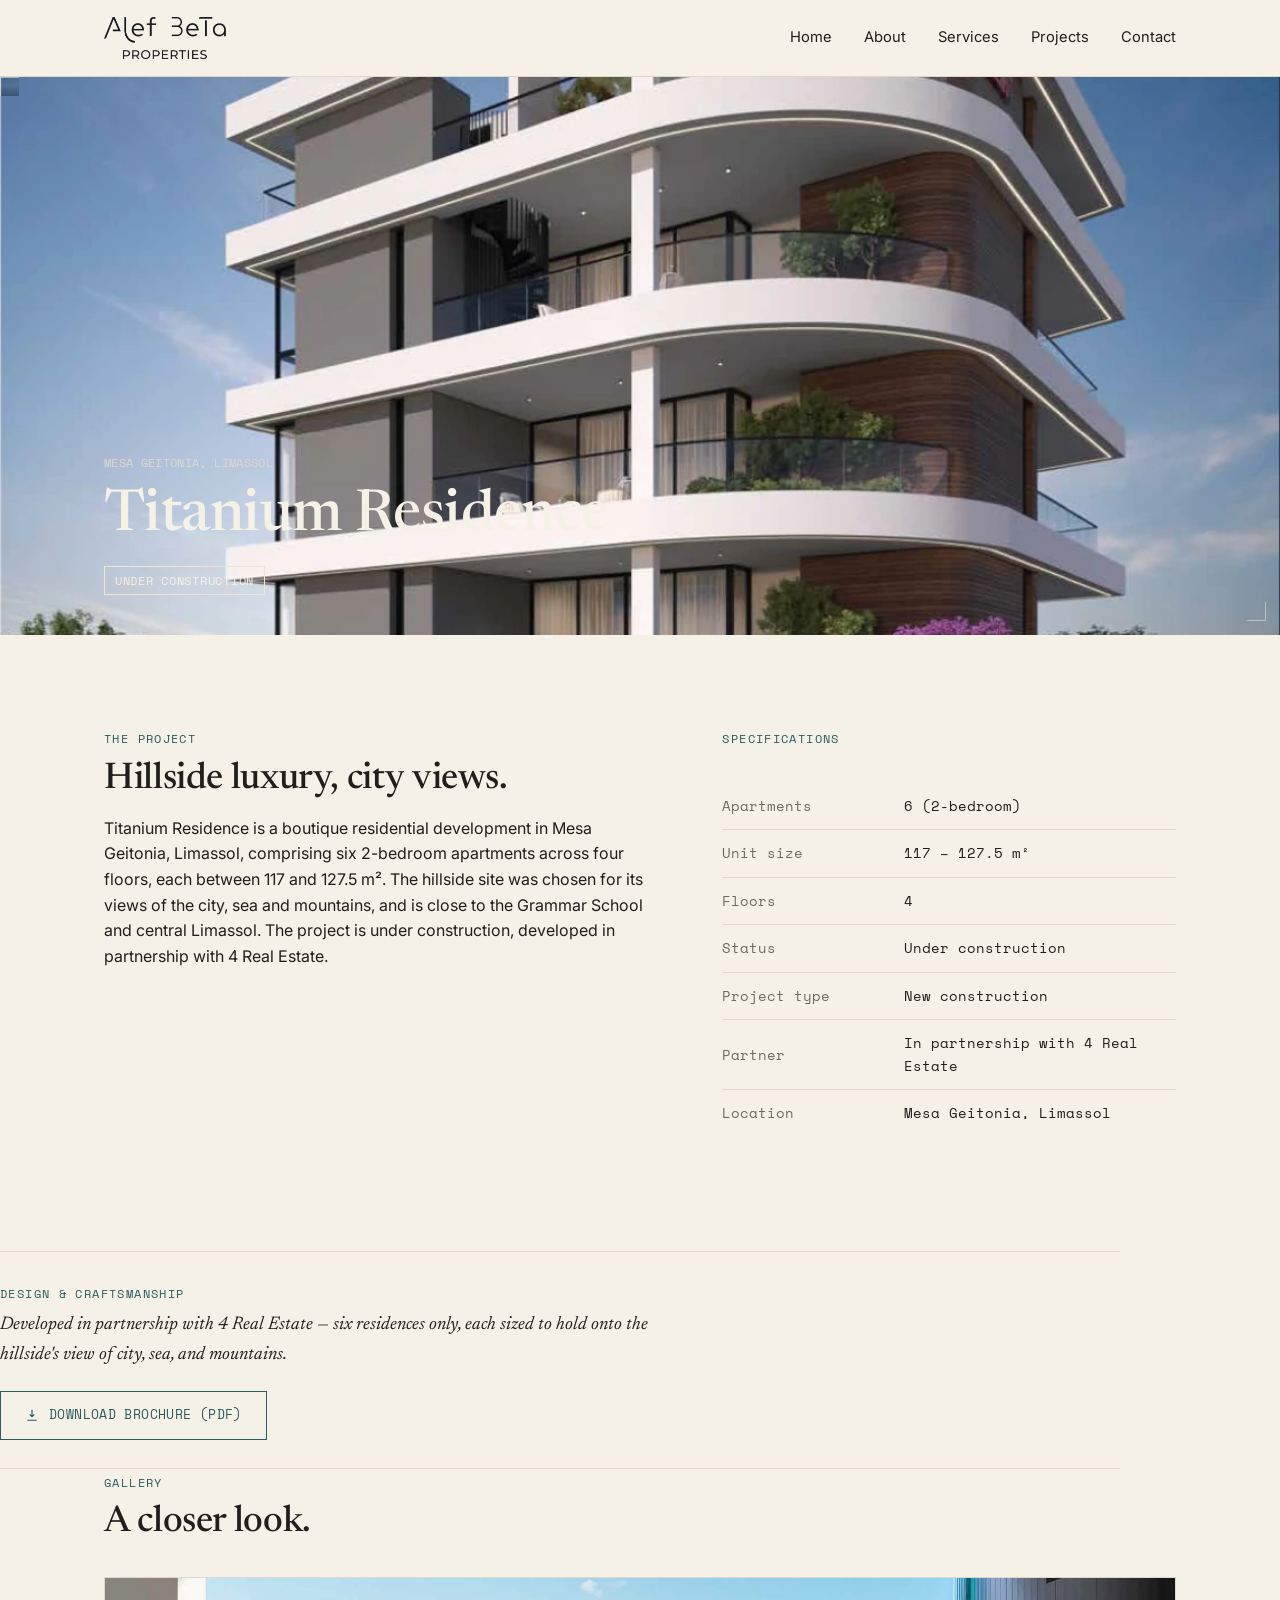
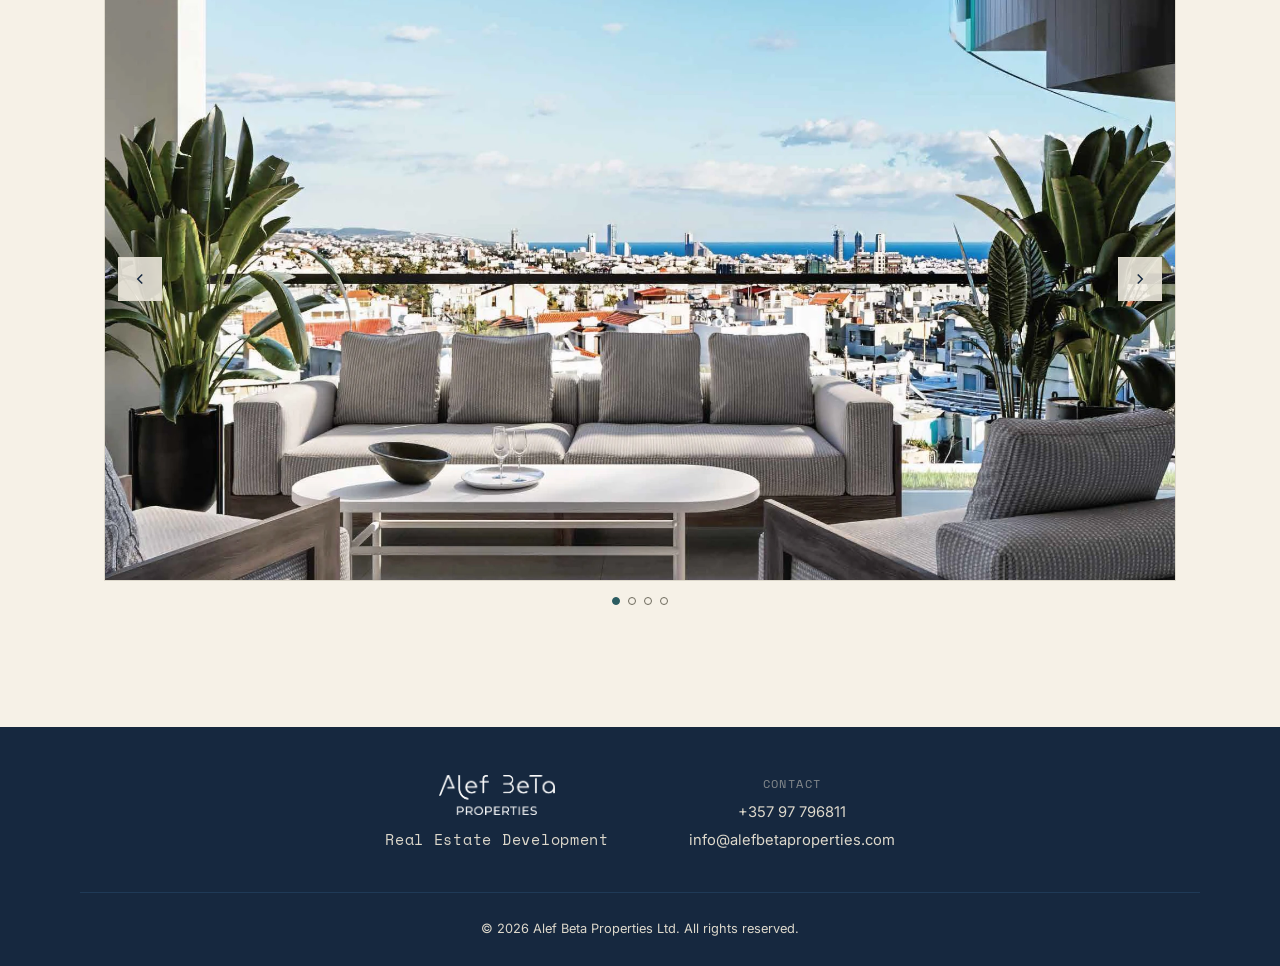
<file: project-titanium-residence.html>
<!DOCTYPE html>
<html lang="en">
<head>
<meta charset="UTF-8">
<meta name="viewport" content="width=device-width, initial-scale=1.0">
<title>Titanium Residence — Alef Beta Properties</title>
<meta name="description" content="Titanium Residence: a hillside collection of six 2-bedroom apartments in Mesa Geitonia, Limassol, with sea and mountain views. Developed in partnership with 4 Real Estate.">
<link rel="preconnect" href="https://fonts.googleapis.com">
<link rel="preconnect" href="https://fonts.gstatic.com" crossorigin>
<link href="https://fonts.googleapis.com/css2?family=Newsreader:ital,wght@0,400;0,500;1,400&family=Space+Mono:wght@400;700&family=Inter:wght@400;500;600&display=swap" rel="stylesheet">
<link rel="icon" type="image/png" sizes="32x32" href="images/logo/favicon-32.png">
<link rel="icon" type="image/png" sizes="16x16" href="images/logo/favicon-16.png">
<link rel="apple-touch-icon" href="images/logo/favicon-48.png">
<link rel="stylesheet" href="styles.css">
</head>
<body>

<header class="site-header">
  <div class="wrap header-inner">
    <a href="index.html" class="logo"><img src="images/logo/logo-black.png" alt="Alef Beta Properties"></a>
    <button class="nav-toggle" aria-expanded="false" aria-controls="main-nav">MENU</button>
    <nav class="nav" id="main-nav">
      <a href="index.html">Home</a>
      <a href="about.html">About</a>
      <a href="services.html">Services</a>
      <a href="projects.html">Projects</a>
      <a href="contact.html">Contact</a>
    </nav>
  </div>
</header>

<section class="project-hero frame on-dark">
  <img src="images/titanium-residence/titanium-2.webp" alt="Titanium Residence exterior, Mesa Geitonia, Limassol">
  <div class="project-hero-inner">
    <span class="coord">MESA GEITONIA, LIMASSOL</span>
    <h1 class="reveal-words">Titanium Residence</h1>
    <span class="status-tag">UNDER CONSTRUCTION</span>
  </div>
</section>

<section>
  <div class="wrap two-col">
    <div>
      <span class="eyebrow">THE PROJECT</span>
      <h2 class="reveal-words">Hillside luxury, city views.</h2>
      <p>Titanium Residence is a boutique residential development in Mesa Geitonia, Limassol, comprising six 2-bedroom apartments across four floors, each between 117 and 127.5 m². The hillside site was chosen for its views of the city, sea and mountains, and is close to the Grammar School and central Limassol. The project is under construction, developed in partnership with 4 Real Estate.</p>
    </div>
    <div>
      <span class="eyebrow">SPECIFICATIONS</span>
      <table class="spec-table">
        <tr><td>Apartments</td><td>6 (2-bedroom)</td></tr>
        <tr><td>Unit size</td><td>117 – 127.5 m²</td></tr>
        <tr><td>Floors</td><td>4</td></tr>
        <tr><td>Status</td><td>Under construction</td></tr>
        <tr><td>Project type</td><td>New construction</td></tr>
        <tr><td>Partner</td><td>In partnership with 4 Real Estate</td></tr>
        <tr><td>Location</td><td>Mesa Geitonia, Limassol</td></tr>
      </table>
    </div>
  </div>
</section>

<div class="wrap credit-line">
  <span class="eyebrow">DESIGN &amp; CRAFTSMANSHIP</span>
  <p>Developed in partnership with 4 Real Estate — six residences only, each sized to hold onto the hillside's view of city, sea, and mountains.</p>
  <a href="brochures/titanium-residence.pdf" class="brochure-link" target="_blank" rel="noopener">
    <svg viewBox="0 0 24 24" fill="none" stroke="currentColor" stroke-width="2"><path d="M12 3v12m0 0l-4-4m4 4l4-4M4 21h16"/></svg>
    DOWNLOAD BROCHURE (PDF)
  </a>
</div>

<section style="padding-top: 0;">
  <div class="wrap">
    <span class="eyebrow">GALLERY</span>
    <h2>A closer look.</h2>
    <div class="carousel" data-carousel>
      <div class="carousel-viewport">
      <div class="carousel-track">
      <a class="carousel-slide" href="images/titanium-residence/titanium-1.webp" target="_blank" rel="noopener"><img src="images/titanium-residence/titanium-1.webp" alt="Titanium Residence, balcony sea view" loading="lazy"></a>
      <a class="carousel-slide" href="images/titanium-residence/titanium-3.webp" target="_blank" rel="noopener"><img src="images/titanium-residence/titanium-3.webp" alt="Titanium Residence, living room" loading="lazy"></a>
      <a class="carousel-slide" href="images/titanium-residence/titanium-4.webp" target="_blank" rel="noopener"><img src="images/titanium-residence/titanium-4.webp" alt="Titanium Residence, living room and kitchen" loading="lazy"></a>
      <a class="carousel-slide" href="images/titanium-residence/titanium-5.webp" target="_blank" rel="noopener"><img src="images/titanium-residence/titanium-5.webp" alt="Titanium Residence, interior view" loading="lazy"></a>
      </div>
      <button class="carousel-arrow carousel-prev" type="button" aria-label="Previous image"><svg viewBox="0 0 24 24" fill="none" stroke="currentColor" stroke-width="2"><path d="M15 6l-6 6 6 6"/></svg></button>
      <button class="carousel-arrow carousel-next" type="button" aria-label="Next image"><svg viewBox="0 0 24 24" fill="none" stroke="currentColor" stroke-width="2"><path d="M9 6l6 6-6 6"/></svg></button>
      </div>
      <div class="carousel-dots"></div>
    </div>
  </div>
</section>

<footer class="site-footer">
  <div class="wrap footer-columns">
    <div>
      <p class="logo"><img src="images/logo/logo-white.png" alt="Alef Beta Properties"></p>
      <p class="footer-descriptor">Real Estate Development</p>
    </div>
    <div class="footer-contact">
      <span class="eyebrow">CONTACT</span>
      <p><a href="tel:+35797796811">+357 97 796811</a></p>
      <p><a href="mailto:info@alefbetaproperties.com">info@alefbetaproperties.com</a></p>
    </div>
  </div>
  <div class="wrap footer-bottom">
    <p class="copyright">&copy; 2026 Alef Beta Properties Ltd. All rights reserved.</p>
  </div>
</footer>

<script>
  var toggle = document.querySelector('.nav-toggle');
  var nav = document.getElementById('main-nav');
  if (toggle) {
    toggle.addEventListener('click', function () {
      var open = nav.classList.toggle('open');
      toggle.setAttribute('aria-expanded', open);
    });
  }
</script>
<script src="animate.js"></script>
</body>
</html>
</file>
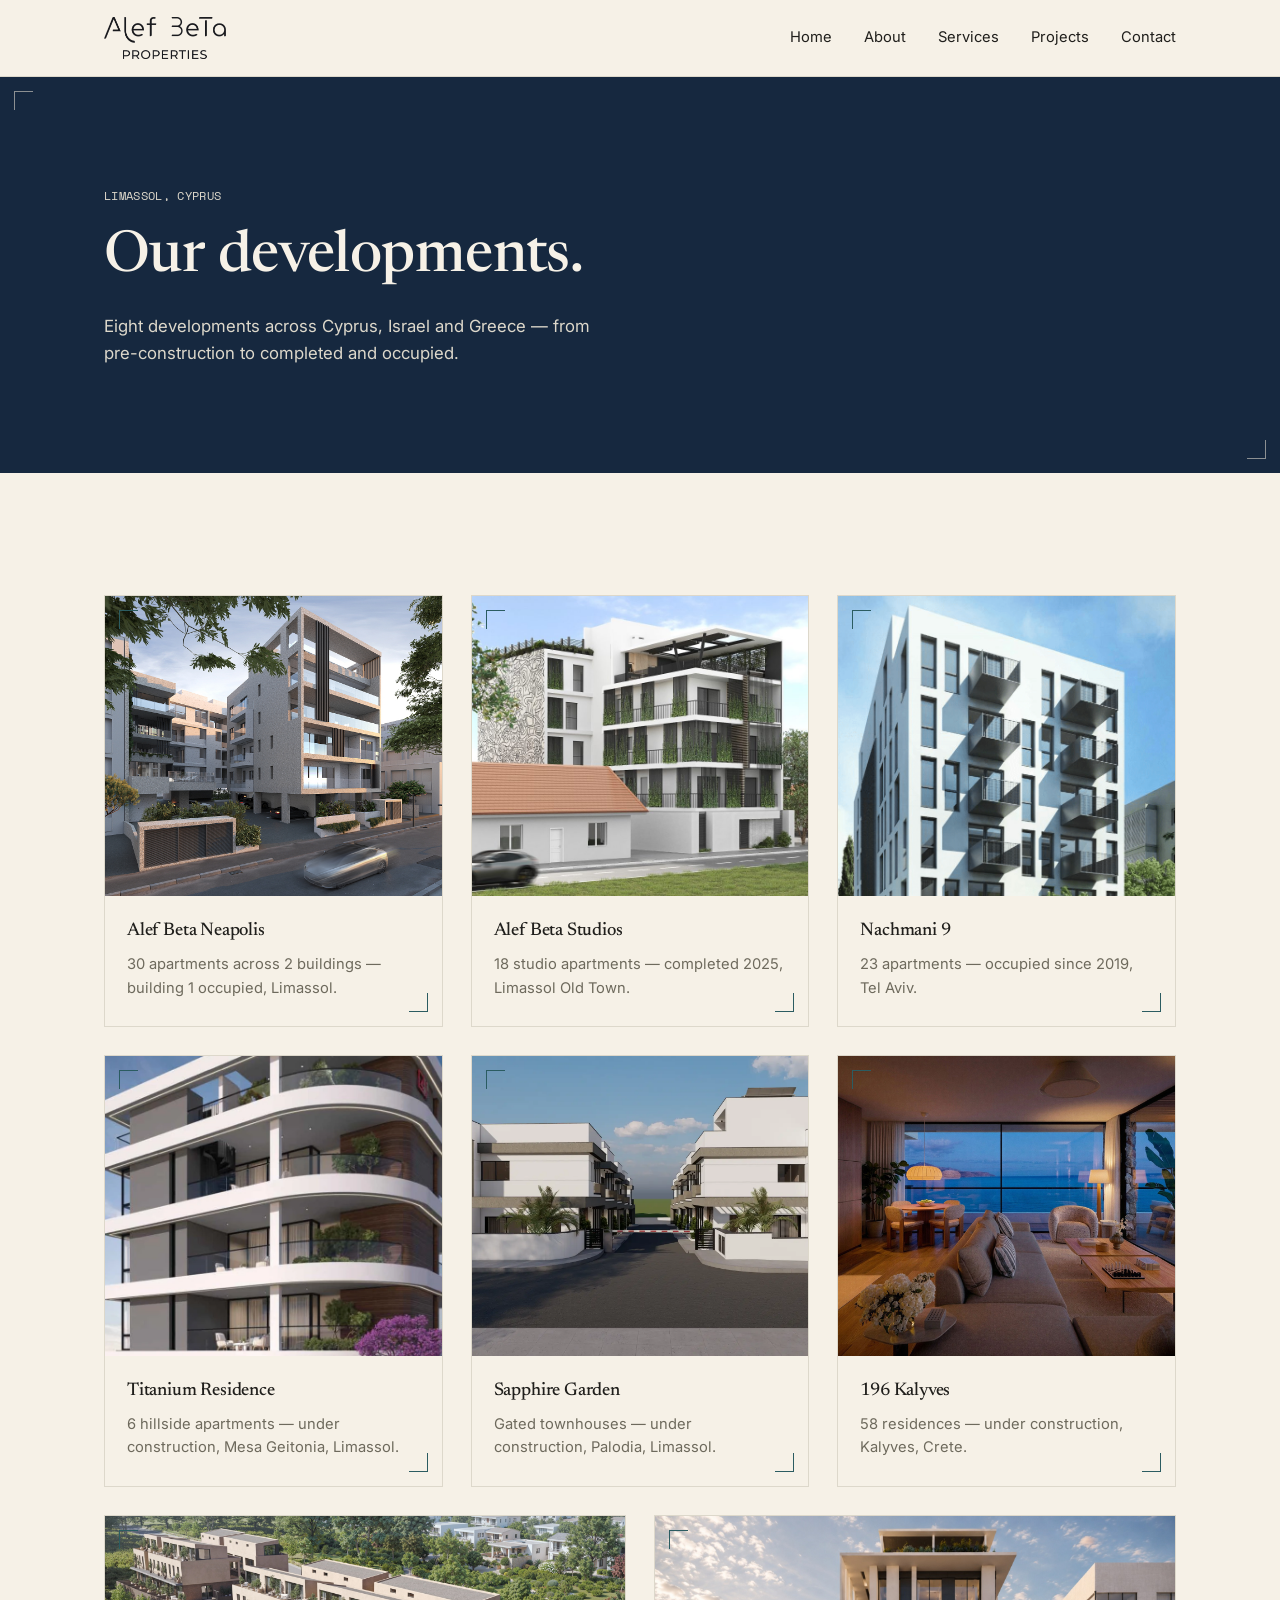
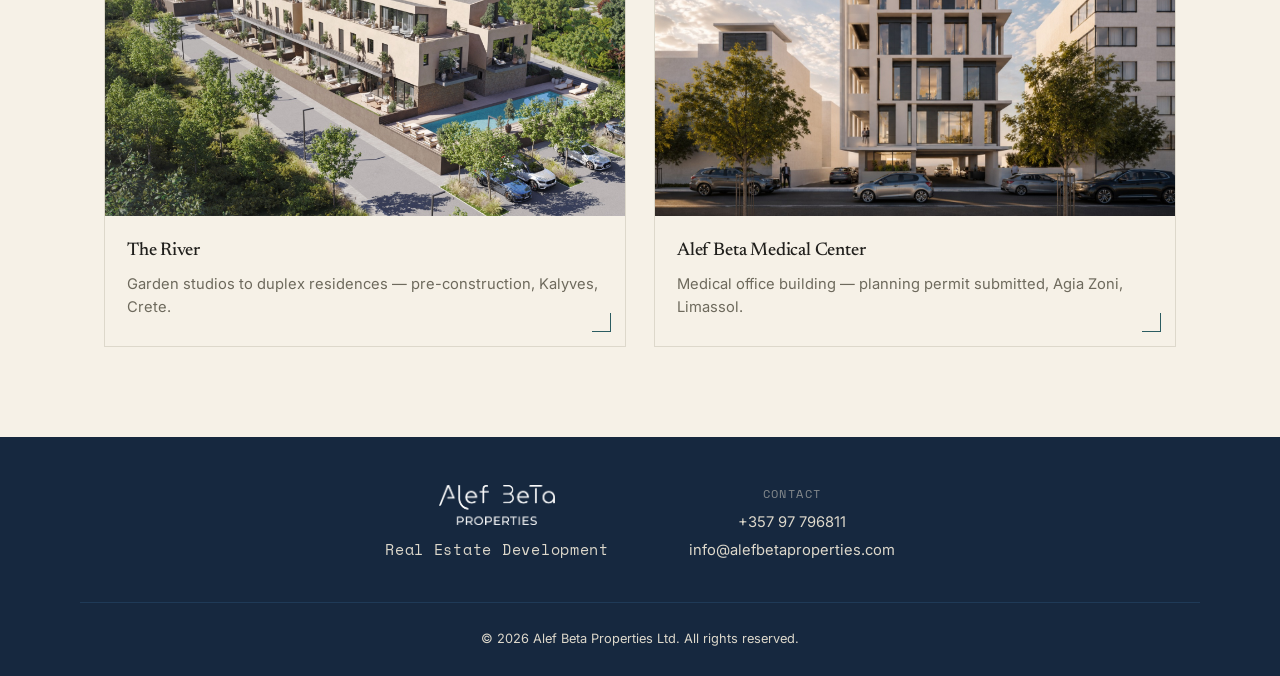
<file: projects.html>
<!DOCTYPE html>
<html lang="en">
<head>
<meta charset="UTF-8">
<meta name="viewport" content="width=device-width, initial-scale=1.0">
<title>Projects — Alef Beta Properties</title>
<meta name="description" content="Eight real estate developments from Alef Beta Properties across Cyprus, Israel and Greece, from pre-construction through to completed and occupied.">
<link rel="preconnect" href="https://fonts.googleapis.com">
<link rel="preconnect" href="https://fonts.gstatic.com" crossorigin>
<link href="https://fonts.googleapis.com/css2?family=Newsreader:ital,wght@0,400;0,500;1,400&family=Space+Mono:wght@400;700&family=Inter:wght@400;500;600&display=swap" rel="stylesheet">
<link rel="icon" type="image/png" sizes="32x32" href="images/logo/favicon-32.png">
<link rel="icon" type="image/png" sizes="16x16" href="images/logo/favicon-16.png">
<link rel="apple-touch-icon" href="images/logo/favicon-48.png">
<link rel="stylesheet" href="styles.css">
</head>
<body>

<header class="site-header">
  <div class="wrap header-inner">
    <a href="index.html" class="logo"><img src="images/logo/logo-black.png" alt="Alef Beta Properties"></a>
    <button class="nav-toggle" aria-expanded="false" aria-controls="main-nav">MENU</button>
    <nav class="nav" id="main-nav">
      <a href="index.html">Home</a>
      <a href="about.html">About</a>
      <a href="services.html">Services</a>
      <a href="projects.html">Projects</a>
      <a href="contact.html">Contact</a>
    </nav>
  </div>
</header>

<section class="hero frame on-dark">
  <div class="wrap hero-inner">
    <span class="coord">LIMASSOL, CYPRUS</span>
    <h1 class="reveal-words">Our developments.</h1>
    <p class="lede">Eight developments across Cyprus, Israel and Greece — from pre-construction to completed and occupied.</p>
  </div>
</section>

<section>
  <div class="wrap">
    <div class="project-grid">
      <a href="project-enaerios-residence.html" class="project-card frame">
        <div class="project-image"><img src="images/enaerios-residence/EXT_wide.jpg" alt="Alef Beta Neapolis exterior, Limassol" loading="lazy"></div>
        <div class="project-body">
          <h3>Alef Beta Neapolis</h3>
          <p>30 apartments across 2 buildings — building 1 occupied, Limassol.</p>
        </div>
      </a>
      <a href="project-anexartisias-studios.html" class="project-card frame">
        <div class="project-image"><img src="images/anexartisias-studios/Exterior_view020000_var1.jpg" alt="Alef Beta Studios exterior, Limassol old town" loading="lazy"></div>
        <div class="project-body">
          <h3>Alef Beta Studios</h3>
          <p>18 studio apartments — completed 2025, Limassol Old Town.</p>
        </div>
      </a>
      <a href="project-nachmani-9.html" class="project-card frame">
        <div class="project-image"><img class="pos-top" src="images/nachmani-9/hero-exterior.png" alt="Nachmani 9 exterior, Tel Aviv" loading="lazy"></div>
        <div class="project-body">
          <h3>Nachmani 9</h3>
          <p>23 apartments — occupied since 2019, Tel Aviv.</p>
        </div>
      </a>
      <a href="project-titanium-residence.html" class="project-card frame">
        <div class="project-image"><img src="images/titanium-residence/titanium-2.webp" alt="Titanium Residence exterior, Mesa Geitonia, Limassol" loading="lazy"></div>
        <div class="project-body">
          <h3>Titanium Residence</h3>
          <p>6 hillside apartments — under construction, Mesa Geitonia, Limassol.</p>
        </div>
      </a>
      <a href="project-sapphire-garden.html" class="project-card frame">
        <div class="project-image"><img src="images/sapphire-garden/sapphire19.webp" alt="Sapphire Garden gated entrance, Palodia, Limassol" loading="lazy"></div>
        <div class="project-body">
          <h3>Sapphire Garden</h3>
          <p>Gated townhouses — under construction, Palodia, Limassol.</p>
        </div>
      </a>
      <a href="project-196-kalyves.html" class="project-card frame">
        <div class="project-image"><img src="images/196-kalyves/hero.jpg" alt="196 Kalyves living room, sea view, Crete" loading="lazy"></div>
        <div class="project-body">
          <h3>196 Kalyves</h3>
          <p>58 residences — under construction, Kalyves, Crete.</p>
        </div>
      </a>
      <a href="project-the-river.html" class="project-card frame">
        <div class="project-image"><img src="images/the-river/hero.jpg" alt="The River exterior aerial view, Kalyves, Crete" loading="lazy"></div>
        <div class="project-body">
          <h3>The River</h3>
          <p>Garden studios to duplex residences — pre-construction, Kalyves, Crete.</p>
        </div>
      </a>
      <a href="project-alef-beta-polyclinic.html" class="project-card frame">
        <div class="project-image"><img src="images/alef-beta-polyclinic/hero.jpg" alt="Alef Beta Medical Center exterior, Agia Zoni, Limassol" loading="lazy"></div>
        <div class="project-body">
          <h3>Alef Beta Medical Center</h3>
          <p>Medical office building — planning permit submitted, Agia Zoni, Limassol.</p>
        </div>
      </a>
    </div>
  </div>
</section>

<footer class="site-footer">
  <div class="wrap footer-columns">
    <div>
      <p class="logo"><img src="images/logo/logo-white.png" alt="Alef Beta Properties"></p>
      <p class="footer-descriptor">Real Estate Development</p>
    </div>
    <div class="footer-contact">
      <span class="eyebrow">CONTACT</span>
      <p><a href="tel:+35797796811">+357 97 796811</a></p>
      <p><a href="mailto:info@alefbetaproperties.com">info@alefbetaproperties.com</a></p>
    </div>
  </div>
  <div class="wrap footer-bottom">
    <p class="copyright">&copy; 2026 Alef Beta Properties Ltd. All rights reserved.</p>
  </div>
</footer>

<script>
  var toggle = document.querySelector('.nav-toggle');
  var nav = document.getElementById('main-nav');
  if (toggle) {
    toggle.addEventListener('click', function () {
      var open = nav.classList.toggle('open');
      toggle.setAttribute('aria-expanded', open);
    });
  }
</script>
<script src="animate.js"></script>
</body>
</html>
</file>
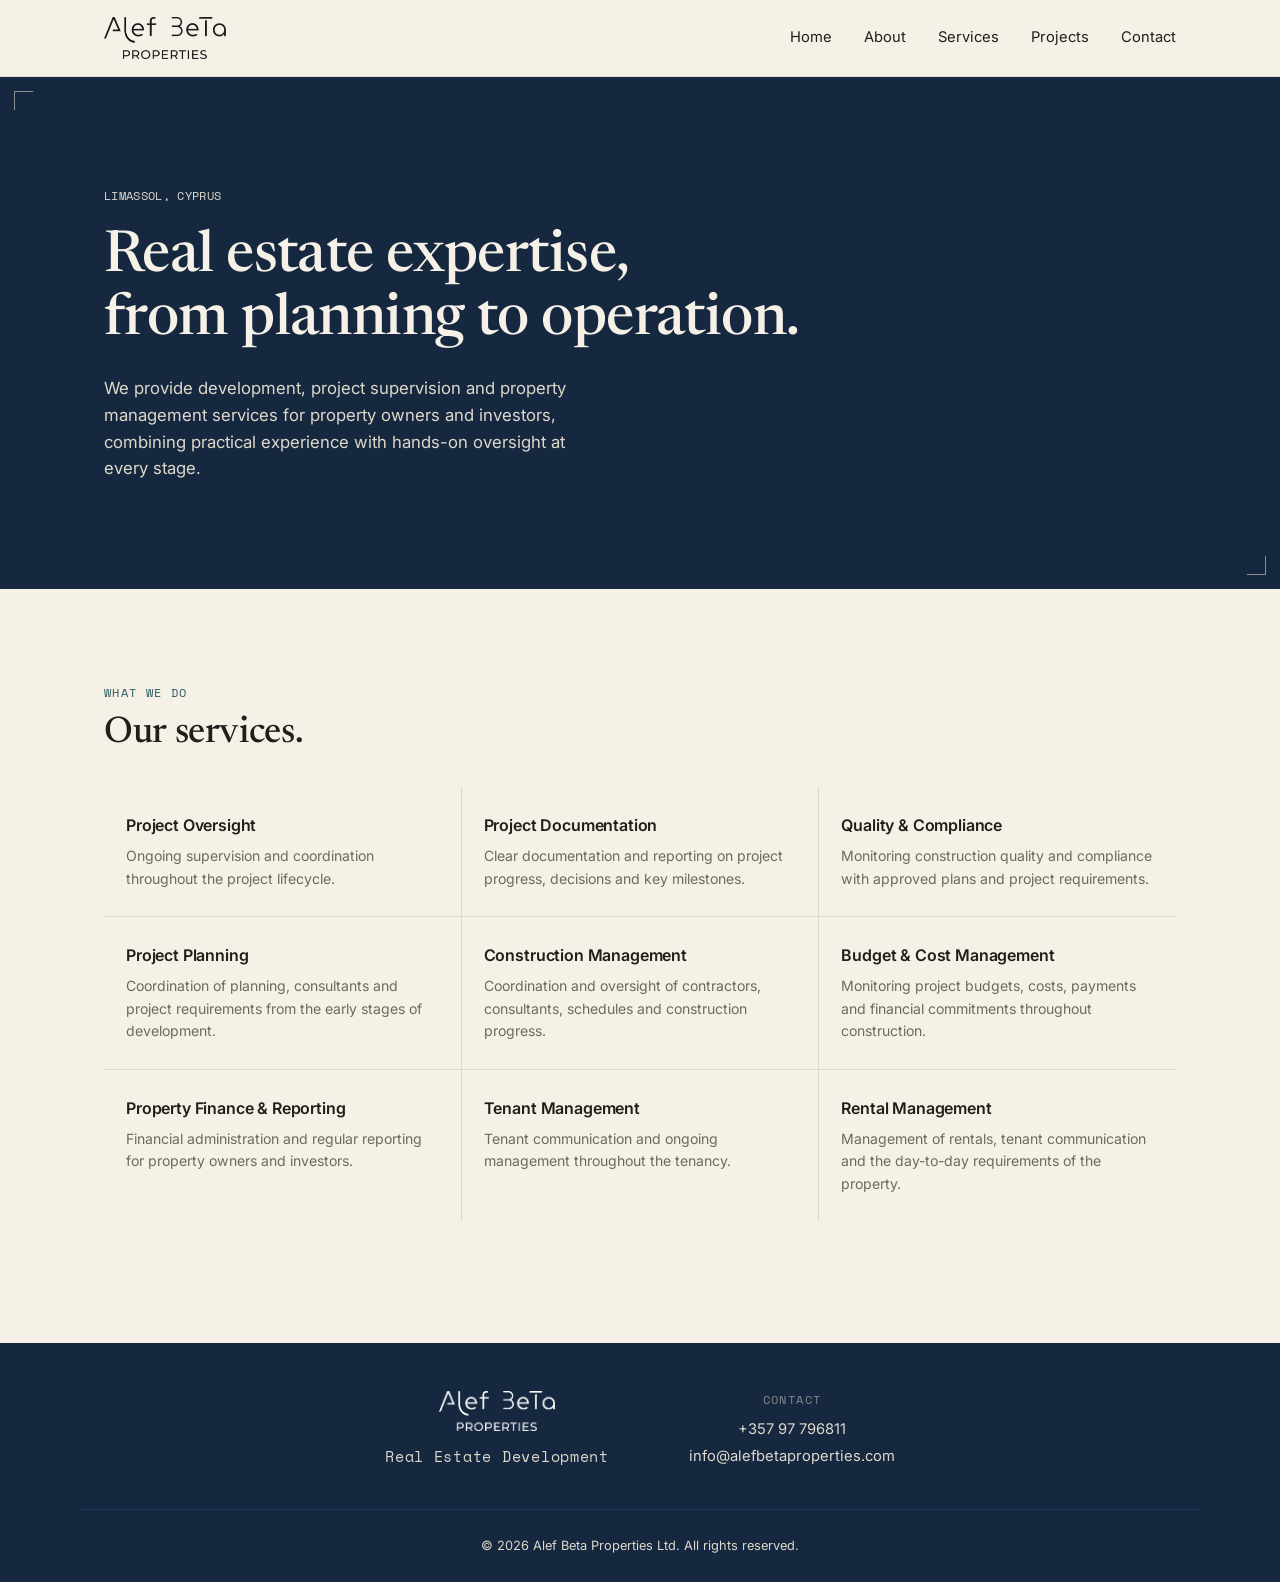
<file: services.html>
<!DOCTYPE html>
<html lang="en">
<head>
<meta charset="UTF-8">
<meta name="viewport" content="width=device-width, initial-scale=1.0">
<title>Services — Alef Beta Properties</title>
<meta name="description" content="Real estate development, project supervision and property management services from Alef Beta Properties — project oversight, construction management, budgeting, tenant management, and more.">
<link rel="preconnect" href="https://fonts.googleapis.com">
<link rel="preconnect" href="https://fonts.gstatic.com" crossorigin>
<link href="https://fonts.googleapis.com/css2?family=Newsreader:ital,wght@0,400;0,500;1,400&family=Space+Mono:wght@400;700&family=Inter:wght@400;500;600&display=swap" rel="stylesheet">
<link rel="icon" type="image/png" sizes="32x32" href="images/logo/favicon-32.png">
<link rel="icon" type="image/png" sizes="16x16" href="images/logo/favicon-16.png">
<link rel="apple-touch-icon" href="images/logo/favicon-48.png">
<link rel="stylesheet" href="styles.css">
</head>
<body>

<header class="site-header">
  <div class="wrap header-inner">
    <a href="index.html" class="logo"><img src="images/logo/logo-black.png" alt="Alef Beta Properties"></a>
    <button class="nav-toggle" aria-expanded="false" aria-controls="main-nav">MENU</button>
    <nav class="nav" id="main-nav">
      <a href="index.html">Home</a>
      <a href="about.html">About</a>
      <a href="services.html">Services</a>
      <a href="projects.html">Projects</a>
      <a href="contact.html">Contact</a>
    </nav>
  </div>
</header>

<section class="hero frame on-dark">
  <div class="wrap hero-inner">
    <span class="coord">LIMASSOL, CYPRUS</span>
    <h1 class="reveal-words">Real estate expertise,<br>from planning to operation.</h1>
    <p class="lede">We provide development, project supervision and property management services for property owners and investors, combining practical experience with hands-on oversight at every stage.</p>
  </div>
</section>

<section>
  <div class="wrap">
    <span class="eyebrow">WHAT WE DO</span>
    <h2 class="reveal-words">Our services.</h2>
    <div class="service-grid service-grid-full">
      <div class="service-card">
        <h3>Project Oversight</h3>
        <p>Ongoing supervision and coordination throughout the project lifecycle.</p>
      </div>
      <div class="service-card">
        <h3>Project Documentation</h3>
        <p>Clear documentation and reporting on project progress, decisions and key milestones.</p>
      </div>
      <div class="service-card">
        <h3>Quality &amp; Compliance</h3>
        <p>Monitoring construction quality and compliance with approved plans and project requirements.</p>
      </div>
      <div class="service-card">
        <h3>Project Planning</h3>
        <p>Coordination of planning, consultants and project requirements from the early stages of development.</p>
      </div>
      <div class="service-card">
        <h3>Construction Management</h3>
        <p>Coordination and oversight of contractors, consultants, schedules and construction progress.</p>
      </div>
      <div class="service-card">
        <h3>Budget &amp; Cost Management</h3>
        <p>Monitoring project budgets, costs, payments and financial commitments throughout construction.</p>
      </div>
      <div class="service-card">
        <h3>Property Finance &amp; Reporting</h3>
        <p>Financial administration and regular reporting for property owners and investors.</p>
      </div>
      <div class="service-card">
        <h3>Tenant Management</h3>
        <p>Tenant communication and ongoing management throughout the tenancy.</p>
      </div>
      <div class="service-card">
        <h3>Rental Management</h3>
        <p>Management of rentals, tenant communication and the day-to-day requirements of the property.</p>
      </div>
    </div>
  </div>
</section>

<footer class="site-footer">
  <div class="wrap footer-columns">
    <div>
      <p class="logo"><img src="images/logo/logo-white.png" alt="Alef Beta Properties"></p>
      <p class="footer-descriptor">Real Estate Development</p>
    </div>
    <div class="footer-contact">
      <span class="eyebrow">CONTACT</span>
      <p><a href="tel:+35797796811">+357 97 796811</a></p>
      <p><a href="mailto:info@alefbetaproperties.com">info@alefbetaproperties.com</a></p>
    </div>
  </div>
  <div class="wrap footer-bottom">
    <p class="copyright">&copy; 2026 Alef Beta Properties Ltd. All rights reserved.</p>
  </div>
</footer>

<script>
  var toggle = document.querySelector('.nav-toggle');
  var nav = document.getElementById('main-nav');
  if (toggle) {
    toggle.addEventListener('click', function () {
      var open = nav.classList.toggle('open');
      toggle.setAttribute('aria-expanded', open);
    });
  }
</script>
<script src="animate.js"></script>
</body>
</html>
</file>
<file: styles.css>
/* Alef Beta Properties — design tokens */
:root {
  --ink: #16283F;
  --ink-2: #1F3A57;
  --paper: #F6F1E7;
  --charcoal: #201F1C;
  --teal: #2B5C61;
  --line: #EDE6D6;
  --stone: #6E6A5D;
  --stone-light: #DDD8CB;
  --serif: 'Newsreader', Georgia, serif;
  --mono: 'Space Mono', 'Courier New', monospace;
  --sans: 'Inter', -apple-system, sans-serif;
  --max: 1120px;
}

* { box-sizing: border-box; }
html { scroll-behavior: smooth; }
@media (prefers-reduced-motion: reduce) {
  html { scroll-behavior: auto; }
  * { transition: none !important; animation: none !important; }
}

body {
  margin: 0;
  background: var(--paper);
  color: var(--charcoal);
  font-family: var(--sans);
  font-size: 16px;
  line-height: 1.6;
}

.wrap {
  max-width: var(--max);
  margin: 0 auto;
  padding: 0 24px;
}

a { color: inherit; text-decoration: none; }
a:focus-visible, button:focus-visible, .btn:focus-visible {
  outline: 2px solid var(--teal);
  outline-offset: 3px;
}

img { max-width: 100%; display: block; }

h1, h2, h3 {
  font-family: var(--serif);
  font-weight: 500;
  margin: 0 0 0.4em;
  letter-spacing: -0.01em;
}
h1 { font-size: clamp(2.2rem, 5vw, 3.6rem); line-height: 1.08; }
h2 { font-size: clamp(1.6rem, 3vw, 2.3rem); line-height: 1.15; }
h3 { font-size: 1.15rem; }
p { margin: 0 0 1em; color: var(--charcoal); }

.eyebrow {
  display: inline-block;
  font-family: var(--mono);
  font-size: 0.72rem;
  letter-spacing: 0.12em;
  color: var(--teal);
  margin-bottom: 0.9em;
}

.coord {
  font-family: var(--mono);
  font-size: 0.72rem;
  letter-spacing: 0.03em;
  color: var(--stone);
}

/* Registration-mark signature: crop marks at opposing corners */
.frame { position: relative; }
.frame::before, .frame::after {
  content: '';
  position: absolute;
  width: 18px;
  height: 18px;
  pointer-events: none;
}
.frame::before {
  top: 14px; left: 14px;
  border-top: 1px solid var(--teal);
  border-left: 1px solid var(--teal);
}
.frame::after {
  bottom: 14px; right: 14px;
  border-bottom: 1px solid var(--teal);
  border-right: 1px solid var(--teal);
}
.frame.on-dark::before, .frame.on-dark::after {
  border-color: var(--line);
  opacity: 0.55;
}

/* Header */
.site-header {
  position: sticky;
  top: 0;
  background: var(--paper);
  border-bottom: 1px solid var(--stone-light);
  z-index: 50;
}
.header-inner {
  display: flex;
  align-items: center;
  justify-content: space-between;
  height: 76px;
}
.logo { display: inline-block; }
.logo img { display: block; height: 42px; width: auto; }
.nav { display: flex; align-items: center; gap: 32px; font-size: 0.92rem; }
.nav a { padding: 6px 0; border-bottom: 1px solid transparent; }
.nav a:hover { border-bottom-color: var(--teal); }
.nav-dropdown { position: relative; cursor: default; }
.dropdown-menu {
  position: absolute;
  top: 100%; left: 0;
  background: var(--paper);
  border: 1px solid var(--stone-light);
  min-width: 200px;
  padding: 8px 0;
  display: none;
  box-shadow: 0 8px 20px rgba(22,40,63,0.08);
}
.nav-dropdown:hover .dropdown-menu, .nav-dropdown:focus-within .dropdown-menu { display: block; }
.dropdown-menu a { display: block; padding: 10px 18px; border-bottom: none; }
.dropdown-menu a:hover { background: var(--line); }
.nav-toggle { display: none; }

@media (max-width: 760px) {
  .nav { position: fixed; inset: 76px 0 0 0; background: var(--paper); flex-direction: column; align-items: flex-start; padding: 24px; gap: 18px; transform: translateX(100%); transition: transform 0.25s ease; }
  .nav.open { transform: translateX(0); }
  .nav-toggle { display: block; background: none; border: 1px solid var(--stone-light); border-radius: 4px; padding: 8px 10px; font-family: var(--mono); font-size: 0.75rem; }
  .dropdown-menu { position: static; display: block; border: none; box-shadow: none; padding-left: 12px; }
}

/* Hero */
.hero { background: var(--ink); color: var(--line); padding: 110px 0 90px; }
.hero-inner .coord { color: var(--stone-light); display: block; margin-bottom: 22px; }
.hero h1 { color: var(--paper); }
.hero .lede { max-width: 46ch; color: var(--stone-light); font-size: 1.05rem; }

.btn {
  display: inline-block;
  font-family: var(--mono);
  font-size: 0.82rem;
  letter-spacing: 0.05em;
  padding: 14px 26px;
  border: 1px solid var(--teal);
  color: var(--paper);
  background: var(--teal);
  margin-top: 8px;
  transition: opacity 0.15s ease;
}
.btn:hover { opacity: 0.85; }
.hero .btn { background: transparent; border-color: var(--line); color: var(--paper); }
.hero .btn:hover { background: var(--line); color: var(--ink); }

/* Stats */
.stats { border-bottom: 1px solid var(--stone-light); }
.stats-grid {
  display: grid;
  grid-template-columns: repeat(3, 1fr);
}
.stat {
  padding: 40px 24px;
  border-left: 1px solid var(--stone-light);
  text-align: center;
}
.stat:first-child { border-left: none; }
.stat-value { display: block; font-family: var(--serif); font-size: 2.4rem; font-variant-numeric: tabular-nums; }
.stat-label { font-family: var(--mono); font-size: 0.7rem; letter-spacing: 0.08em; color: var(--stone); }
@media (max-width: 700px) {
  .stats-grid { grid-template-columns: 1fr; }
  .stat { border-left: none; border-top: 1px solid var(--stone-light); }
  .stat:first-child { border-top: none; }
}

/* Generic sections */
section { padding: 90px 0; }
.two-col { display: grid; grid-template-columns: 1.1fr 0.9fr; gap: 64px; align-items: start; }
@media (max-width: 760px) { .two-col { grid-template-columns: 1fr; gap: 40px; } }

.link-arrow { font-family: var(--mono); font-size: 0.82rem; color: var(--teal); border-bottom: 1px solid var(--teal); padding-bottom: 3px; }

.expertise { list-style: none; margin: 0; padding: 0; display: flex; flex-direction: column; }
.about-preview .expertise { align-self: center; }
.expertise li { display: flex; gap: 22px; align-items: baseline; border-top: 1px solid var(--stone-light); padding: 28px 0; }
.expertise li:first-child { border-top: none; padding-top: 0; }
.expertise .num { font-family: var(--mono); font-size: 0.85rem; letter-spacing: 0.03em; color: var(--teal); flex: none; width: 26px; }
.expertise h3 { margin-bottom: 0.3em; }
.expertise p { color: var(--stone); margin: 0; }

.service-grid { display: grid; grid-template-columns: repeat(4, 1fr); gap: 1px; background: var(--stone-light); margin: 32px 0; }
.service { background: var(--paper); padding: 24px 18px; font-size: 0.92rem; }
@media (max-width: 760px) { .service-grid { grid-template-columns: repeat(2, 1fr); } }

.project-grid { display: grid; grid-template-columns: repeat(6, 1fr); gap: 28px; margin-top: 32px; }
.project-grid > * { grid-column: span 2; }
/* Auto-balance an incomplete last row (works for any total count): */
/* remainder of 2 -> last two cards each take half the row */
.project-grid > *:nth-child(3n+1):nth-last-child(2),
.project-grid > *:nth-child(3n+2):nth-last-child(1) { grid-column: span 3; }
/* remainder of 1 -> last card alone takes the full row */
.project-grid > *:nth-child(3n+1):last-child { grid-column: span 6; }
.project-card { display: block; border: 1px solid var(--stone-light); background: var(--paper); overflow: hidden; }
.project-image { height: 300px; overflow: hidden; }
.project-image img { width: 100%; height: 100%; object-fit: cover; object-position: center; transition: transform 0.35s ease; }
.project-image img.pos-top { object-position: center 15%; }
.project-card:hover .project-image img { transform: scale(1.04); }
.placeholder-img {
  background:
    repeating-linear-gradient(0deg, transparent, transparent 23px, var(--stone-light) 23px, var(--stone-light) 24px),
    repeating-linear-gradient(90deg, transparent, transparent 23px, var(--stone-light) 23px, var(--stone-light) 24px),
    var(--line);
  display: flex;
  align-items: center;
  justify-content: center;
}
.placeholder-img span { font-family: var(--mono); font-size: 0.7rem; color: var(--stone); letter-spacing: 0.04em; background: var(--paper); padding: 4px 10px; border: 1px solid var(--stone-light); }
.project-body { padding: 20px 22px 26px; }
.project-body .coord { display: block; margin: 4px 0 10px; }
.project-body p { color: var(--stone); font-size: 0.92rem; margin: 0; }
@media (max-width: 900px) {
  .project-grid { grid-template-columns: 1fr; }
  .project-grid > *,
  .project-grid > *:nth-child(3n+1):nth-last-child(2),
  .project-grid > *:nth-child(3n+2):nth-last-child(1),
  .project-grid > *:nth-child(3n+1):last-child {
    grid-column: span 1;
  }
}

.site-footer { background: var(--ink); color: var(--stone-light); }

.footer-columns { display: flex; flex-wrap: wrap; justify-content: center; text-align: center; gap: 80px; padding: 48px 24px 40px; }
.footer-columns .logo img { height: 40px; }
.footer-columns .logo { margin-bottom: 6px; }
.footer-columns p { color: var(--stone-light); font-size: 0.92rem; margin: 0 0 6px; }
.footer-columns p:last-child { margin-bottom: 0; }
.footer-columns .eyebrow { color: var(--stone-light); opacity: 0.55; margin-bottom: 4px; }
.footer-descriptor { font-family: var(--mono); font-size: 0.72rem; letter-spacing: 0.05em; color: var(--stone-light); margin: 0; }
.footer-contact { display: flex; flex-direction: column; align-items: center; gap: 4px; }
.footer-contact p { margin: 0; }
.footer-contact a { color: var(--stone-light); font-size: 0.92rem; }
.footer-contact a:hover { color: var(--paper); }

.footer-bottom { display: flex; align-items: center; justify-content: center; padding: 26px 24px; border-top: 1px solid var(--ink-2); }
.copyright { font-size: 0.8rem; color: var(--stone-light); margin: 0; }

@media (max-width: 760px) {
  .footer-columns { flex-direction: column; gap: 32px; }
}

/* Spec table (project pages) */
.spec-table { width: 100%; border-collapse: collapse; font-family: var(--mono); font-size: 0.88rem; margin: 24px 0; }
.spec-table tr { border-top: 1px solid var(--stone-light); }
.spec-table tr:first-child { border-top: none; }
.spec-table td { padding: 12px 0; }
.spec-table td:first-child { color: var(--stone); width: 40%; }
.spec-table .status-sold { color: var(--teal); }

/* Project page image hero */
.project-hero { position: relative; padding: 0; height: 62vh; min-height: 380px; max-height: 620px; color: var(--paper); overflow: hidden; background: var(--ink); }
.project-hero img { width: 100%; height: 100%; object-fit: cover; }
.project-hero.contain img { object-fit: contain; }
.project-hero::before {
  content: '';
  position: absolute; inset: 0;
  background: linear-gradient(180deg, rgba(22,40,63,0.35) 0%, rgba(22,40,63,0.15) 40%, rgba(22,40,63,0.85) 100%);
}
.project-hero-inner { position: absolute; left: 0; right: 0; bottom: 0; padding: 0 24px 40px; max-width: var(--max); margin: 0 auto; z-index: 1; }
.project-hero-inner .coord { color: var(--stone-light); display: block; margin-bottom: 14px; }
.project-hero-inner h1 { color: var(--paper); margin-bottom: 0.2em; }
.project-hero-inner .status-tag { font-family: var(--mono); font-size: 0.75rem; letter-spacing: 0.06em; color: var(--paper); border: 1px solid var(--line); padding: 4px 10px; display: inline-block; margin-top: 6px; }

/* Collaborator credit line */
.credit-line { border-top: 1px solid var(--stone-light); border-bottom: 1px solid var(--stone-light); padding: 28px 0; margin: 0; }
.credit-line .eyebrow { margin-bottom: 0.6em; }
.credit-line p { font-family: var(--serif); font-style: italic; font-size: 1.15rem; color: var(--charcoal); margin: 0; max-width: 70ch; }

/* Brochure download */
.brochure-link { display: inline-flex; align-items: center; gap: 10px; font-family: var(--mono); font-size: 0.8rem; letter-spacing: 0.03em; color: var(--teal); border: 1px solid var(--teal); padding: 13px 24px; margin-top: 22px; transition: background 0.15s ease, color 0.15s ease; }
.brochure-link:hover { background: var(--teal); color: var(--paper); }
.brochure-link svg { width: 14px; height: 14px; flex: none; }

/* Photo gallery grid (floor plans, unit comparisons) */
.gallery-grid { display: grid; grid-template-columns: repeat(3, 1fr); gap: 10px; margin: 32px 0; }
.gallery-grid a { display: block; aspect-ratio: 4/3; overflow: hidden; border: 1px solid var(--stone-light); }
.gallery-grid img { width: 100%; height: 100%; object-fit: cover; transition: transform 0.35s ease; }
.gallery-grid a:hover img { transform: scale(1.05); }
@media (max-width: 700px) { .gallery-grid { grid-template-columns: repeat(2, 1fr); } }

/* Photo carousel (project galleries) */
.carousel { margin: 32px 0; }
.carousel-viewport { position: relative; }
.carousel-track {
  display: flex;
  overflow-x: auto;
  scroll-snap-type: x mandatory;
  scrollbar-width: none;
  -ms-overflow-style: none;
  border: 1px solid var(--stone-light);
}
.carousel-track::-webkit-scrollbar { display: none; }
.carousel-slide { flex: 0 0 100%; scroll-snap-align: start; aspect-ratio: 16/9; overflow: hidden; display: block; }
.carousel-slide img { width: 100%; height: 100%; object-fit: cover; }
.carousel-arrow {
  position: absolute;
  top: 50%;
  transform: translateY(-50%);
  width: 44px;
  height: 44px;
  border: 1px solid var(--stone-light);
  background: rgba(246,241,231,0.85);
  color: var(--ink);
  display: flex;
  align-items: center;
  justify-content: center;
  cursor: pointer;
  transition: background 0.15s ease, color 0.15s ease;
}
.carousel-arrow:hover { background: var(--teal); color: var(--paper); border-color: var(--teal); }
.carousel-arrow svg { width: 18px; height: 18px; }
.carousel-prev { left: 14px; }
.carousel-next { right: 14px; }
.carousel-dots { display: flex; justify-content: center; gap: 8px; margin-top: 16px; }
.carousel-dots button {
  width: 8px;
  height: 8px;
  border-radius: 50%;
  border: 1px solid var(--stone);
  background: transparent;
  padding: 0;
  cursor: pointer;
  transition: background 0.15s ease, border-color 0.15s ease;
}
.carousel-dots button.active { background: var(--teal); border-color: var(--teal); }
.carousel.single .carousel-arrow, .carousel.single .carousel-dots { display: none; }
@media (max-width: 700px) { .carousel-arrow { width: 36px; height: 36px; } }

/* Service cards (full services page) */
.service-card { background: var(--paper); padding: 26px 22px; }
.service-card h3 { font-family: var(--sans); font-size: 1rem; font-weight: 600; margin-bottom: 0.4em; }
.service-card p { color: var(--stone); font-size: 0.88rem; margin: 0; }
.service-grid.service-grid-full { grid-template-columns: repeat(3, 1fr); }
@media (max-width: 900px) { .service-grid.service-grid-full { grid-template-columns: repeat(2, 1fr); } }
@media (max-width: 600px) { .service-grid.service-grid-full { grid-template-columns: 1fr; } }

/* Contact page */
.contact-grid { display: grid; grid-template-columns: repeat(3, 1fr); gap: 1px; background: var(--stone-light); margin: 40px 0; border: 1px solid var(--stone-light); }
.contact-card { background: var(--paper); padding: 28px 24px; }
.contact-card .eyebrow { margin-bottom: 0.6em; }
.contact-card p { margin: 0; }
.contact-card a:hover { color: var(--teal); }
@media (max-width: 760px) { .contact-grid { grid-template-columns: 1fr; } }

.contact-form { max-width: 620px; margin-top: 8px; }
.contact-form .field { margin-bottom: 20px; }
.contact-form label { display: block; font-family: var(--mono); font-size: 0.72rem; letter-spacing: 0.08em; color: var(--stone); margin-bottom: 8px; }
.contact-form input, .contact-form textarea {
  width: 100%;
  font-family: var(--sans);
  font-size: 0.95rem;
  padding: 12px 14px;
  border: 1px solid var(--stone-light);
  background: var(--paper);
  color: var(--charcoal);
}
.contact-form input:focus, .contact-form textarea:focus { outline: 2px solid var(--teal); outline-offset: 1px; }
.contact-form textarea { resize: vertical; min-height: 140px; }
.contact-form .btn { border: none; cursor: pointer; }
.form-note { font-size: 0.82rem; color: var(--stone); margin-top: 12px; }
.form-success { max-width: 620px; margin-top: 8px; padding: 32px 28px; background: var(--paper); border: 1px solid var(--stone-light); }
.form-success h3 { margin: 0 0 0.4em; }
.form-success p { margin: 0; color: var(--stone); }

/* Word-reveal headings (progressive enhancement via animate.js) */
.reveal-words .word { display: inline-block; overflow: hidden; vertical-align: top; }
.reveal-words .word-inner {
  display: inline-block;
  transform: translateY(110%);
  opacity: 0;
  transition: transform 0.6s cubic-bezier(0.2, 0.8, 0.2, 1), opacity 0.5s ease;
}
.reveal-words.in-view .word-inner { transform: translateY(0); opacity: 1; }
</file>
